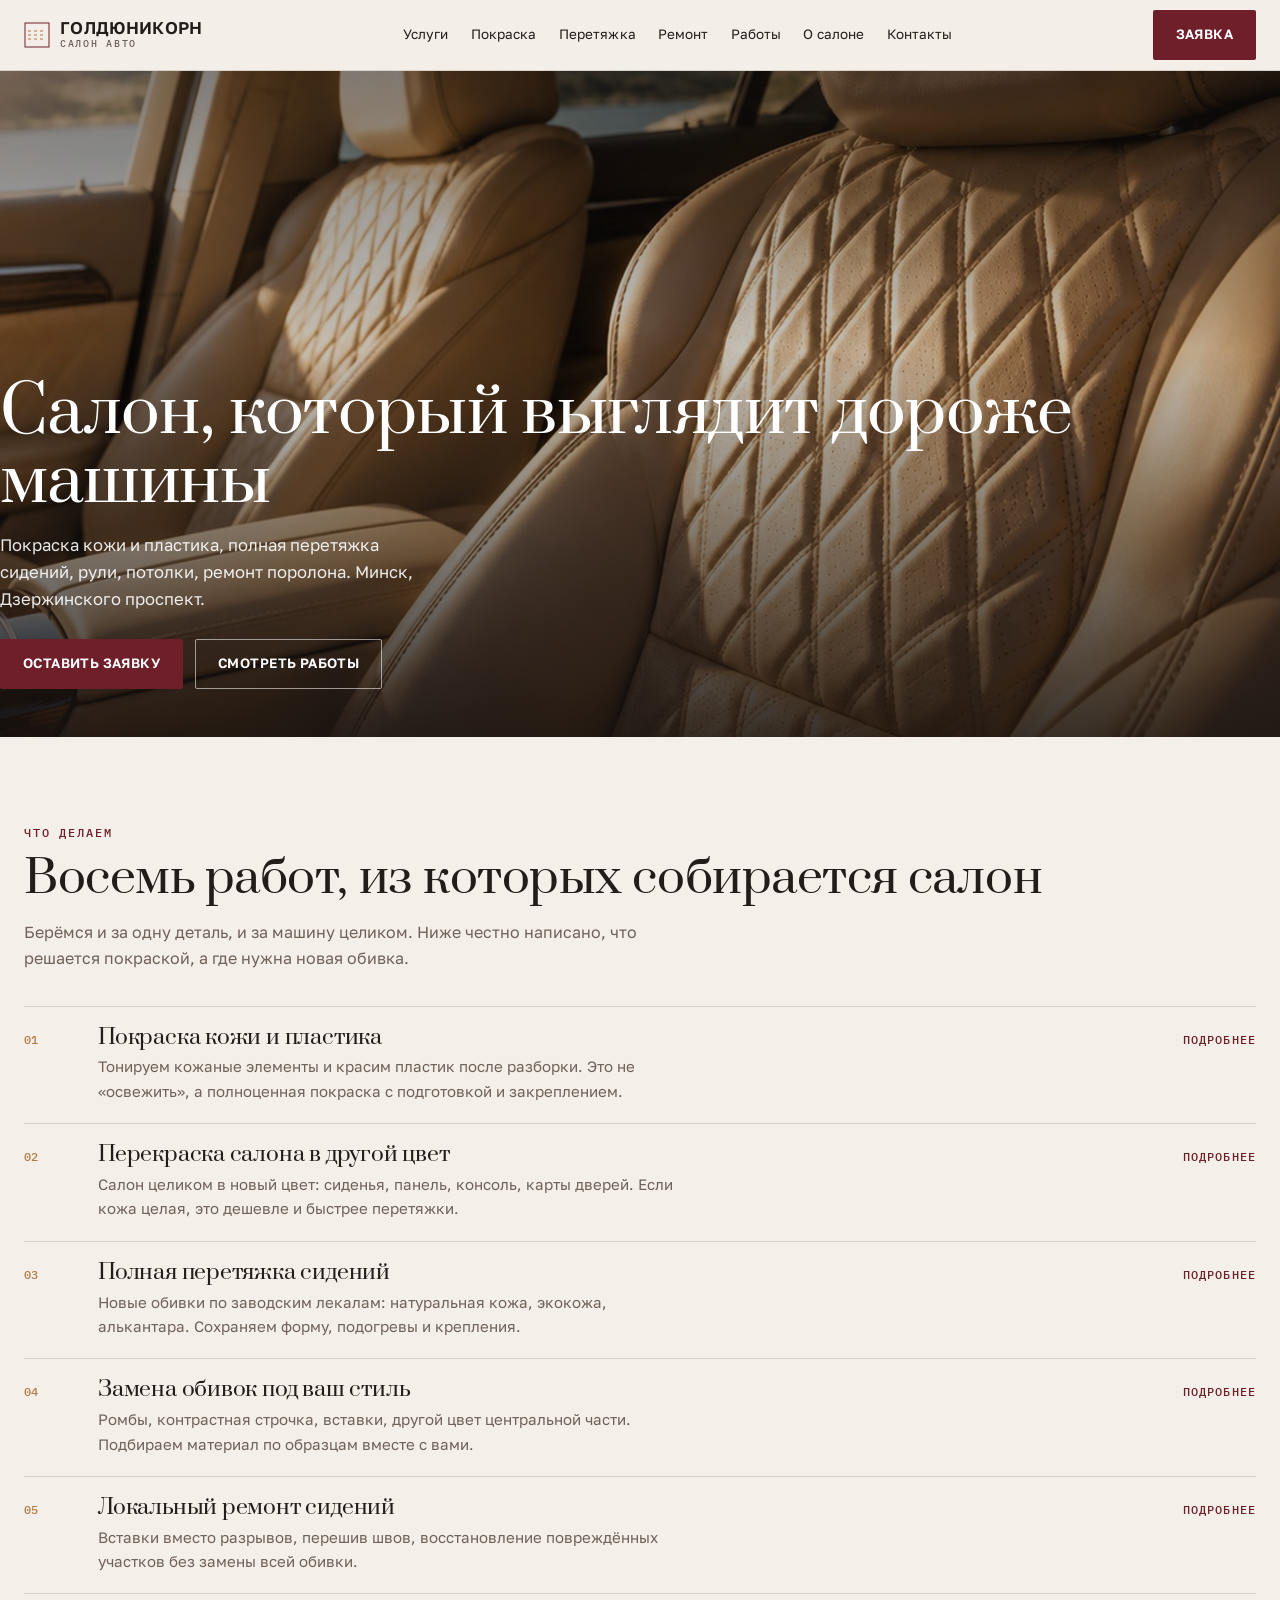
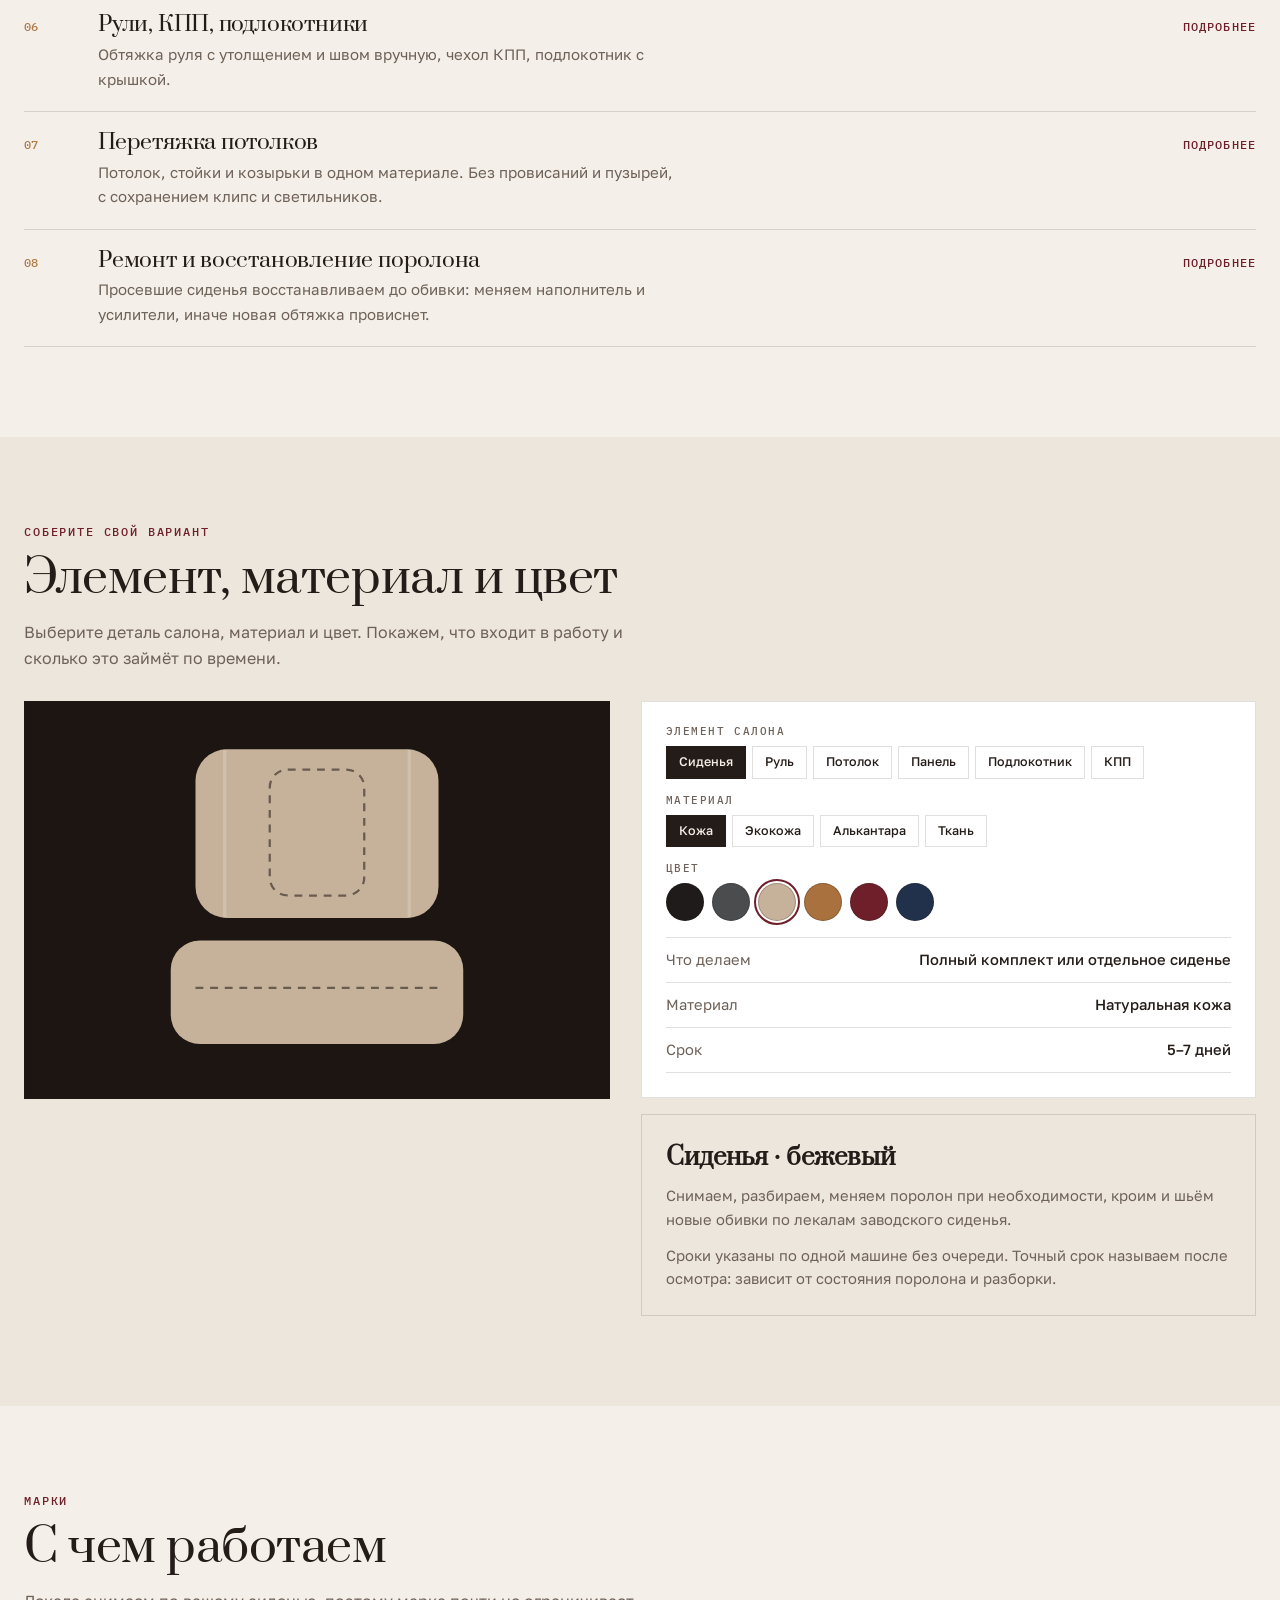
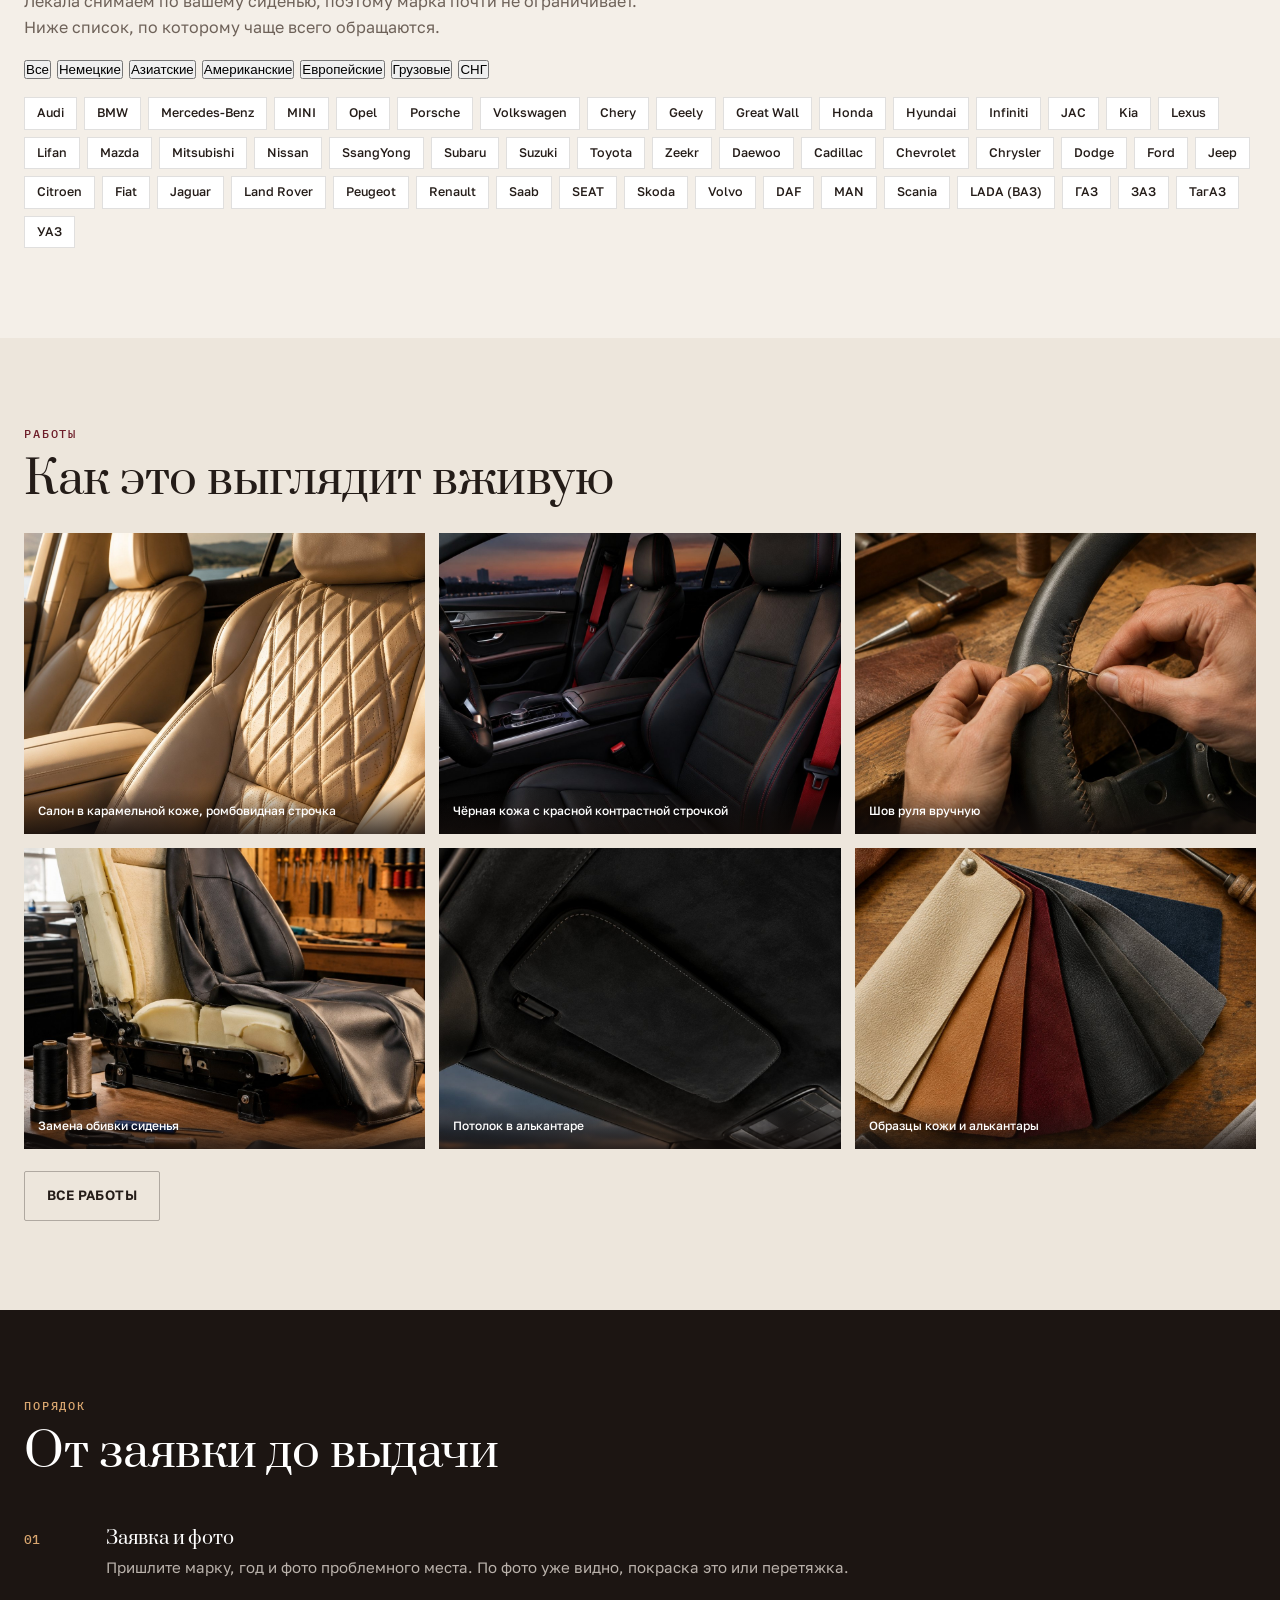
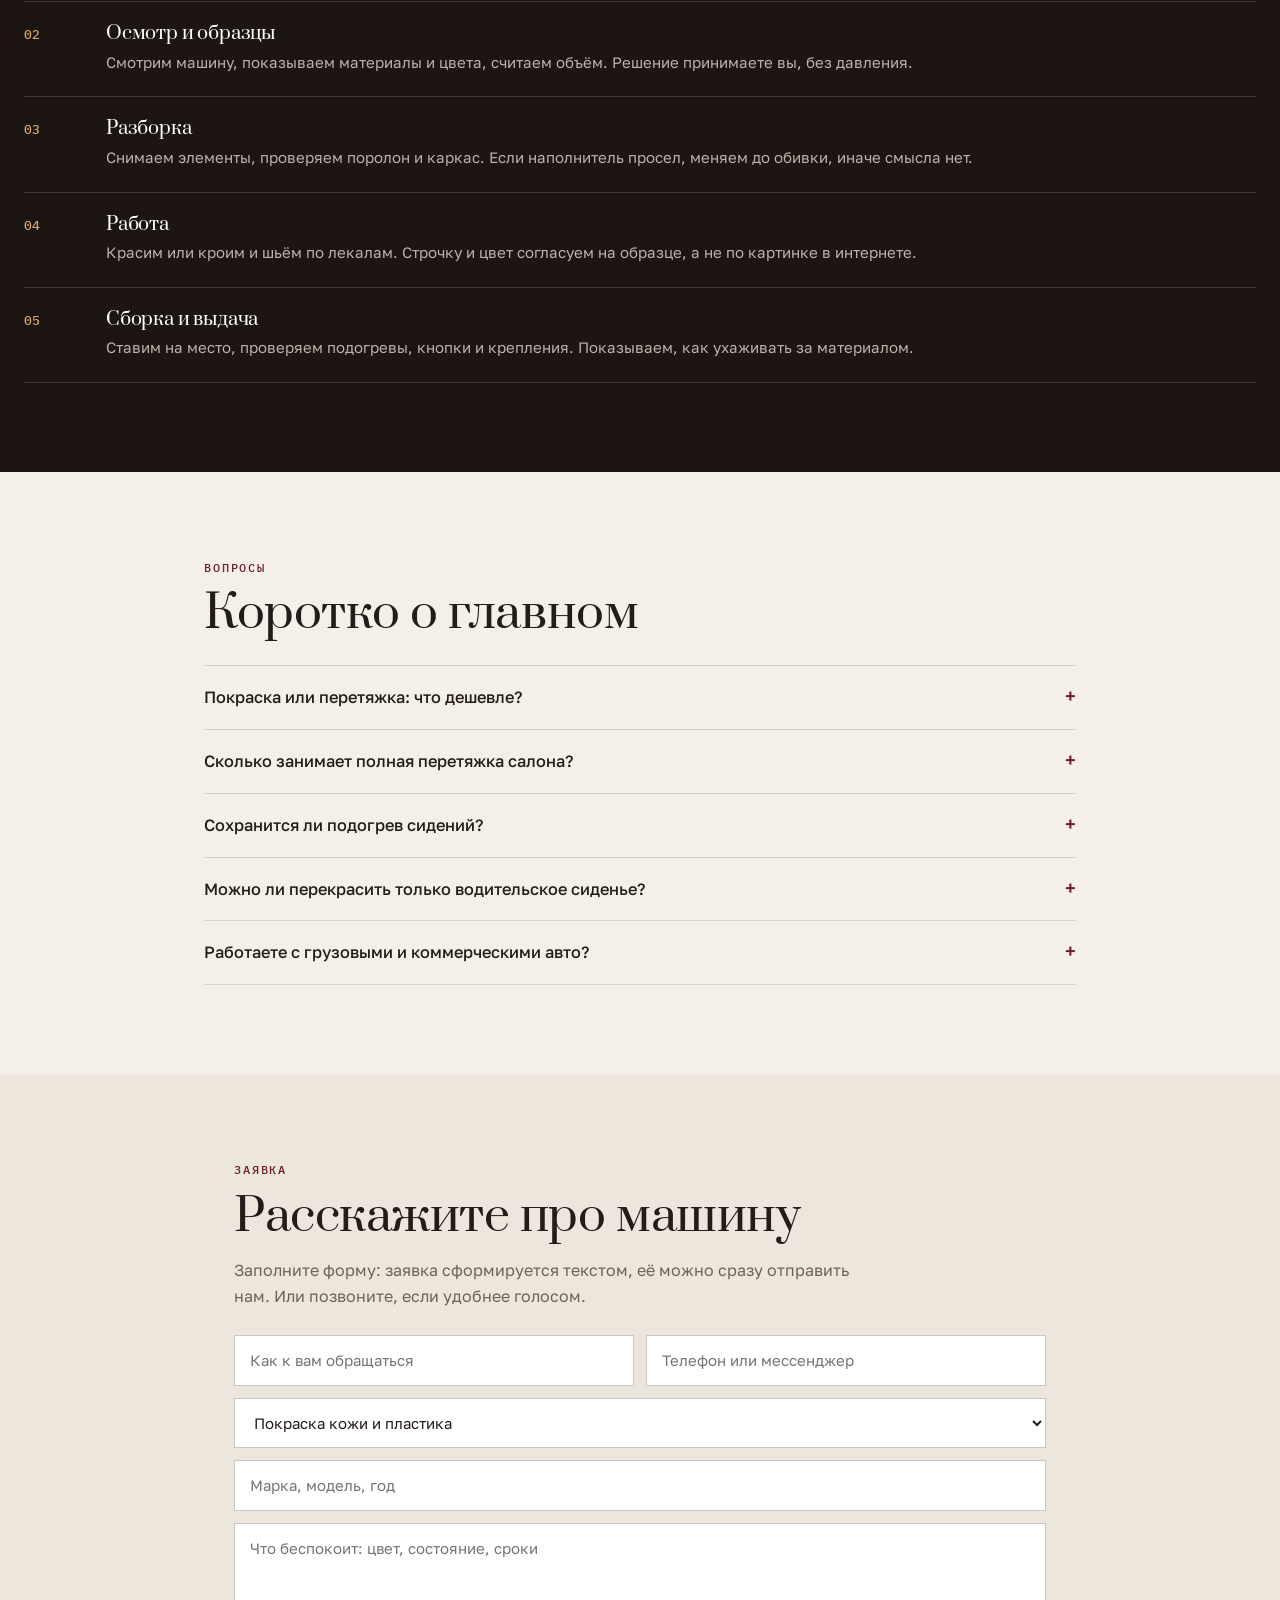
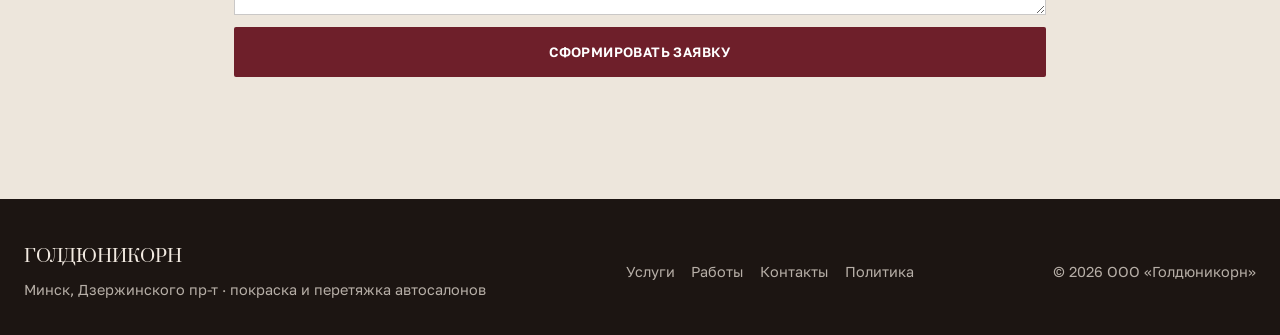
<file: index.html>
<!DOCTYPE html>
<html lang="ru">
<head>
<meta charset="utf-8">
<meta name="viewport" content="width=device-width, initial-scale=1">
<title>Голдюникорн — покраска и перетяжка автосалона в Минске</title>
<meta name="description" content="Покраска кожи и пластика, перекраска салона, перетяжка сидений, рулей и потолков, ремонт поролона. Минск, Дзержинского проспект.">
<meta property="og:title" content="Голдюникорн — покраска и перетяжка автосалона в Минске">
<meta property="og:description" content="Покраска кожи и пластика, перекраска салона, перетяжка сидений, рулей и потолков, ремонт поролона. Минск, Дзержинского проспект.">
<meta property="og:type" content="website">
<link rel="stylesheet" href="assets/css/style.v1.css">
<style>
:root{--paper:#F4EFE8;--paper2:#EDE6DC;--ink:#241C18;--wine:#6E1F2A;--caramel:#B07A45;--muted:#6E6259;--line:rgba(36,28,24,.14)}
*{margin:0;padding:0;box-sizing:border-box}
html{-webkit-text-size-adjust:100%;scroll-behavior:smooth}
body{font:400 16px/1.62 'Golos Text',system-ui,sans-serif;color:var(--ink);background:var(--paper);-webkit-font-smoothing:antialiased}
body.is-locked{overflow:hidden}
[hidden]{display:none!important}
img{display:block;max-width:100%;height:auto}
a{color:inherit;text-decoration:none}
h1,h2,h3{font-family:'Prata',Georgia,serif;font-weight:400;line-height:1.08;letter-spacing:-.01em}
.wrap{width:100%;max-width:1320px;margin:0 auto;padding:0 24px}
.top{position:sticky;top:0;z-index:40;background:rgba(244,239,232,.94);border-bottom:1px solid var(--line);backdrop-filter:blur(8px)}
.top__in{display:flex;align-items:center;justify-content:space-between;gap:18px;min-height:70px}
.logo{display:flex;align-items:center;gap:10px;font:600 17px/1 'Golos Text';letter-spacing:.02em}
.logo svg{flex:none}
.nav{display:flex;gap:22px;align-items:center}
.nav a{font-size:13.5px;letter-spacing:.01em}
.nav a:hover{color:var(--wine)}
.burger{display:none;width:44px;height:44px;align-items:center;justify-content:center;background:none;border:1px solid var(--line);border-radius:50%;cursor:pointer}
.btn{display:inline-flex;align-items:center;justify-content:center;gap:9px;min-height:50px;padding:0 22px;border-radius:2px;font:600 13.5px/1 'Golos Text';letter-spacing:.03em;text-transform:uppercase;cursor:pointer;border:1px solid transparent;transition:.18s}
.btn--wine{background:var(--wine);color:#fff}
.btn--wine:hover{background:#571620}
.btn--out{background:transparent;color:var(--ink);border-color:rgba(36,28,24,.3)}
.btn--out:hover{border-color:var(--ink)}
.hero{position:relative;min-height:clamp(520px,74vh,720px);display:flex;align-items:flex-end;overflow:hidden}
.hero img{position:absolute;inset:0;width:100%;height:100%;object-fit:cover}
.hero::after{content:"";position:absolute;inset:0;background:linear-gradient(180deg,rgba(24,18,15,.55) 0%,rgba(24,18,15,.25) 42%,rgba(24,18,15,.86) 100%)}
.hero__in{position:relative;z-index:2;min-width:0;width:100%;padding:clamp(48px,7vw,80px) 0 clamp(34px,4vw,48px);color:#fff}
.hero h1{font-size:clamp(2rem,5vw,4.1rem);color:#fff;overflow-wrap:break-word;max-width:20em}
.hero p{margin-top:16px;max-width:44ch;font-size:clamp(.98rem,1.3vw,1.12rem);color:rgba(255,255,255,.9)}
.hero__row{display:flex;flex-wrap:wrap;gap:12px;margin-top:26px}
.mbar{display:none}
@media (max-width:1024px){
 .nav{display:none}
 .burger{display:flex}
 .mbar{display:grid;grid-template-columns:1fr 1fr;position:fixed;left:0;right:0;bottom:0;z-index:45;background:rgba(244,239,232,.97);border-top:1px solid var(--line);padding:8px 10px calc(8px + env(safe-area-inset-bottom))}
 .mbar a{display:flex;align-items:center;justify-content:center;min-height:46px;font:600 12.5px/1 'Golos Text';letter-spacing:.03em;text-transform:uppercase;border:1px solid var(--line)}
 .mbar a:first-child{background:var(--wine);color:#fff;border-color:var(--wine)}
 body{padding-bottom:74px}
}
@media (max-width:640px){.top .btn{display:none}.top__in{min-height:62px}.logo{font-size:15px}}
</style>
<link rel="preconnect" href="https://fonts.googleapis.com">
<link rel="preconnect" href="https://fonts.gstatic.com" crossorigin>
<link href="https://fonts.googleapis.com/css2?family=Prata&family=Golos+Text:wght@400;500;600&family=IBM+Plex+Mono:wght@400;500&display=swap" rel="stylesheet">
</head>
<body>
<header class="top">
  <div class="wrap top__in">
    <a class="logo" href="index.html"><svg width="26" height="26" viewBox="0 0 26 26" aria-hidden="true"><rect x="1" y="1" width="24" height="24" fill="none" stroke="#6E1F2A"/><path d="M4 9h18M4 13h18M4 17h18" stroke="#B07A45" stroke-width="1.2" stroke-dasharray="3 3"/></svg><span>ГОЛДЮНИКОРН<span style="display:block;font:500 9.5px/1.6 'IBM Plex Mono',monospace;letter-spacing:.18em;color:#6E6259">САЛОН АВТО</span></span></a>
    <nav class="nav"><a href="uslugi.html">Услуги</a><a href="pokraska.html">Покраска</a><a href="peretyazhka.html">Перетяжка</a><a href="remont.html">Ремонт</a><a href="raboty.html">Работы</a><a href="o-kompanii.html">О салоне</a><a href="kontakty.html">Контакты</a></nav>
    <a class="btn btn--wine" href="kontakty.html">Заявка</a>
    <button class="burger" id="burger" aria-label="Меню" aria-expanded="false">
      <svg width="20" height="14" viewBox="0 0 20 14" aria-hidden="true"><path d="M0 1h20M0 7h20M0 13h20" stroke="#241C18" stroke-width="2"/></svg>
    </button>
  </div>
</header><main>
<section class="hero">
  <img src="assets/img/hero.jpg" alt="Салон автомобиля в карамельной коже с ромбовидной строчкой" width="1800" height="1100" fetchpriority="high">
  <div class="wrap hero__in">
    <h1>Салон, который выглядит дороже машины</h1>
    <p>Покраска кожи и пластика, полная перетяжка сидений, рули, потолки, ремонт поролона. Минск, Дзержинского проспект.</p>
    <div class="hero__row">
      <a class="btn btn--wine" href="kontakty.html">Оставить заявку</a>
      <a class="btn btn--out" href="raboty.html" style="color:#fff;border-color:rgba(255,255,255,.55)">Смотреть работы</a>
    </div>
  </div>
</section>

<section class="section">
  <div class="wrap">
    <p class="eyebrow">Что делаем</p>
    <h2 class="big">Восемь работ, из которых собирается салон</h2>
    <p class="lede">Берёмся и за одну деталь, и за машину целиком. Ниже честно написано, что решается покраской, а где нужна новая обивка.</p>
    <div style="margin-top:34px"><div class="jobs"><a class="job" href="pokraska.html"><span class="job__no">01</span><div><h3>Покраска кожи и пластика</h3><p>Тонируем кожаные элементы и красим пластик после разборки. Это не «освежить», а полноценная покраска с подготовкой и закреплением.</p></div><span class="job__go">Подробнее</span></a><a class="job" href="pokraska.html"><span class="job__no">02</span><div><h3>Перекраска салона в другой цвет</h3><p>Салон целиком в новый цвет: сиденья, панель, консоль, карты дверей. Если кожа целая, это дешевле и быстрее перетяжки.</p></div><span class="job__go">Подробнее</span></a><a class="job" href="peretyazhka.html"><span class="job__no">03</span><div><h3>Полная перетяжка сидений</h3><p>Новые обивки по заводским лекалам: натуральная кожа, экокожа, алькантара. Сохраняем форму, подогревы и крепления.</p></div><span class="job__go">Подробнее</span></a><a class="job" href="peretyazhka.html"><span class="job__no">04</span><div><h3>Замена обивок под ваш стиль</h3><p>Ромбы, контрастная строчка, вставки, другой цвет центральной части. Подбираем материал по образцам вместе с вами.</p></div><span class="job__go">Подробнее</span></a><a class="job" href="remont.html"><span class="job__no">05</span><div><h3>Локальный ремонт сидений</h3><p>Вставки вместо разрывов, перешив швов, восстановление повреждённых участков без замены всей обивки.</p></div><span class="job__go">Подробнее</span></a><a class="job" href="peretyazhka.html"><span class="job__no">06</span><div><h3>Рули, КПП, подлокотники</h3><p>Обтяжка руля с утолщением и швом вручную, чехол КПП, подлокотник с крышкой.</p></div><span class="job__go">Подробнее</span></a><a class="job" href="peretyazhka.html"><span class="job__no">07</span><div><h3>Перетяжка потолков</h3><p>Потолок, стойки и козырьки в одном материале. Без провисаний и пузырей, с сохранением клипс и светильников.</p></div><span class="job__go">Подробнее</span></a><a class="job" href="remont.html"><span class="job__no">08</span><div><h3>Ремонт и восстановление поролона</h3><p>Просевшие сиденья восстанавливаем до обивки: меняем наполнитель и усилители, иначе новая обтяжка провиснет.</p></div><span class="job__go">Подробнее</span></a></div></div>
  </div>
</section>

<section class="section section--dim" id="configurator">
  <div class="wrap">
    <p class="eyebrow">Соберите свой вариант</p>
    <h2 class="big">Элемент, материал и цвет</h2>
    <p class="lede">Выберите деталь салона, материал и цвет. Покажем, что входит в работу и сколько это займёт по времени.</p>
    <div style="margin-top:30px">
<div class="cfg">
  <div>
    <div class="preview"><svg id="cfgSvg" viewBox="0 0 320 320" role="img" aria-label="Предпросмотр элемента салона"></svg></div>
  </div>
  <div>
    <div class="panel">
      <div class="crow"><label>Элемент салона</label><div class="seg"><button data-el="seats" aria-pressed="true">Сиденья</button><button data-el="wheel" aria-pressed="false">Руль</button><button data-el="ceiling" aria-pressed="false">Потолок</button><button data-el="dash" aria-pressed="false">Панель</button><button data-el="armrest" aria-pressed="false">Подлокотник</button><button data-el="knob" aria-pressed="false">КПП</button></div></div>
      <div class="crow"><label>Материал</label><div class="seg"><button data-mat="Натуральная кожа" aria-pressed="true">Кожа</button><button data-mat="Экокожа" aria-pressed="false">Экокожа</button><button data-mat="Алькантара" aria-pressed="false">Алькантара</button><button data-mat="Ткань" aria-pressed="false">Ткань</button></div></div>
      <div class="crow"><label>Цвет</label><div class="sw"><button data-col="0" aria-pressed="false" style="background:#1E1B1A" title="Цвет 1"></button><button data-col="1" aria-pressed="false" style="background:#4A4C4E" title="Цвет 2"></button><button data-col="2" aria-pressed="true" style="background:#C6B29A" title="Цвет 3"></button><button data-col="3" aria-pressed="false" style="background:#A9713D" title="Цвет 4"></button><button data-col="4" aria-pressed="false" style="background:#6E1F2A" title="Цвет 5"></button><button data-col="5" aria-pressed="false" style="background:#22314B" title="Цвет 6"></button></div></div>
      <dl class="spec">
        <div><dt>Что делаем</dt><dd id="cfgWork">—</dd></div>
        <div><dt>Материал</dt><dd id="cfgMat">Натуральная кожа</dd></div>
        <div><dt>Срок</dt><dd id="cfgTerm">—</dd></div>
      </dl>
    </div>
    <div class="cfg__out"><b id="cfgName">Сиденья</b><p id="cfgNote">—</p>
      <p class="note">Сроки указаны по одной машине без очереди. Точный срок называем после осмотра: зависит от состояния поролона и разборки.</p>
    </div>
  </div>
</div></div>
  </div>
</section>

<section class="section">
  <div class="wrap">
    <p class="eyebrow">Марки</p>
    <h2 class="big">С чем работаем</h2>
    <p class="lede">Лекала снимаем по вашему сиденью, поэтому марка почти не ограничивает. Ниже список, по которому чаще всего обращаются.</p>
    <div class="filters" role="group" aria-label="Фильтр по марке"><button class="seg" data-g="all" aria-pressed="true">Все</button><button class="seg" data-g="Немецкие" aria-pressed="false">Немецкие</button><button class="seg" data-g="Азиатские" aria-pressed="false">Азиатские</button><button class="seg" data-g="Американские" aria-pressed="false">Американские</button><button class="seg" data-g="Европейские" aria-pressed="false">Европейские</button><button class="seg" data-g="Грузовые" aria-pressed="false">Грузовые</button><button class="seg" data-g="СНГ" aria-pressed="false">СНГ</button></div>
    <div class="chips"><span class="chip" data-grp="Немецкие">Audi</span><span class="chip" data-grp="Немецкие">BMW</span><span class="chip" data-grp="Немецкие">Mercedes-Benz</span><span class="chip" data-grp="Немецкие">MINI</span><span class="chip" data-grp="Немецкие">Opel</span><span class="chip" data-grp="Немецкие">Porsche</span><span class="chip" data-grp="Немецкие">Volkswagen</span><span class="chip" data-grp="Азиатские">Chery</span><span class="chip" data-grp="Азиатские">Geely</span><span class="chip" data-grp="Азиатские">Great Wall</span><span class="chip" data-grp="Азиатские">Honda</span><span class="chip" data-grp="Азиатские">Hyundai</span><span class="chip" data-grp="Азиатские">Infiniti</span><span class="chip" data-grp="Азиатские">JAC</span><span class="chip" data-grp="Азиатские">Kia</span><span class="chip" data-grp="Азиатские">Lexus</span><span class="chip" data-grp="Азиатские">Lifan</span><span class="chip" data-grp="Азиатские">Mazda</span><span class="chip" data-grp="Азиатские">Mitsubishi</span><span class="chip" data-grp="Азиатские">Nissan</span><span class="chip" data-grp="Азиатские">SsangYong</span><span class="chip" data-grp="Азиатские">Subaru</span><span class="chip" data-grp="Азиатские">Suzuki</span><span class="chip" data-grp="Азиатские">Toyota</span><span class="chip" data-grp="Азиатские">Zeekr</span><span class="chip" data-grp="Азиатские">Daewoo</span><span class="chip" data-grp="Американские">Cadillac</span><span class="chip" data-grp="Американские">Chevrolet</span><span class="chip" data-grp="Американские">Chrysler</span><span class="chip" data-grp="Американские">Dodge</span><span class="chip" data-grp="Американские">Ford</span><span class="chip" data-grp="Американские">Jeep</span><span class="chip" data-grp="Европейские">Citroen</span><span class="chip" data-grp="Европейские">Fiat</span><span class="chip" data-grp="Европейские">Jaguar</span><span class="chip" data-grp="Европейские">Land Rover</span><span class="chip" data-grp="Европейские">Peugeot</span><span class="chip" data-grp="Европейские">Renault</span><span class="chip" data-grp="Европейские">Saab</span><span class="chip" data-grp="Европейские">SEAT</span><span class="chip" data-grp="Европейские">Skoda</span><span class="chip" data-grp="Европейские">Volvo</span><span class="chip" data-grp="Грузовые">DAF</span><span class="chip" data-grp="Грузовые">MAN</span><span class="chip" data-grp="Грузовые">Scania</span><span class="chip" data-grp="СНГ">LADA (ВАЗ)</span><span class="chip" data-grp="СНГ">ГАЗ</span><span class="chip" data-grp="СНГ">ЗАЗ</span><span class="chip" data-grp="СНГ">ТагАЗ</span><span class="chip" data-grp="СНГ">УАЗ</span></div>
  </div>
</section>

<section class="section section--dim">
  <div class="wrap">
    <p class="eyebrow">Работы</p>
    <h2 class="big">Как это выглядит вживую</h2>
    <div style="margin-top:28px"><div class="gal"><figure><img src="assets/img/hero.jpg" alt="Салон в карамельной коже" loading="lazy" width="1200" height="900"><figcaption>Салон в карамельной коже, ромбовидная строчка</figcaption></figure><figure><img src="assets/img/interior.jpg" alt="Чёрная кожа, красная строчка" loading="lazy" width="1200" height="900"><figcaption>Чёрная кожа с красной контрастной строчкой</figcaption></figure><figure><img src="assets/img/stitch.jpg" alt="Руль, шов вручную" loading="lazy" width="1200" height="900"><figcaption>Шов руля вручную</figcaption></figure><figure><img src="assets/img/seat.jpg" alt="Перетяжка сиденья" loading="lazy" width="1200" height="900"><figcaption>Замена обивки сиденья</figcaption></figure><figure><img src="assets/img/ceiling.jpg" alt="Потолок, алькантара" loading="lazy" width="1200" height="900"><figcaption>Потолок в алькантаре</figcaption></figure><figure><img src="assets/img/swatches.jpg" alt="Образцы материалов" loading="lazy" width="1200" height="900"><figcaption>Образцы кожи и алькантары</figcaption></figure></div></div>
    <p style="margin-top:22px"><a class="btn btn--out" href="raboty.html">Все работы</a></p>
  </div>
</section>

<section class="section section--ink">
  <div class="wrap">
    <p class="eyebrow">Порядок</p>
    <h2 class="big" style="color:#fff">От заявки до выдачи</h2>
    <div class="steps" style="margin-top:30px">
      <div class="step"><div><h3>Заявка и фото</h3><p>Пришлите марку, год и фото проблемного места. По фото уже видно, покраска это или перетяжка.</p></div></div>
      <div class="step"><div><h3>Осмотр и образцы</h3><p>Смотрим машину, показываем материалы и цвета, считаем объём. Решение принимаете вы, без давления.</p></div></div>
      <div class="step"><div><h3>Разборка</h3><p>Снимаем элементы, проверяем поролон и каркас. Если наполнитель просел, меняем до обивки, иначе смысла нет.</p></div></div>
      <div class="step"><div><h3>Работа</h3><p>Красим или кроим и шьём по лекалам. Строчку и цвет согласуем на образце, а не по картинке в интернете.</p></div></div>
      <div class="step"><div><h3>Сборка и выдача</h3><p>Ставим на место, проверяем подогревы, кнопки и крепления. Показываем, как ухаживать за материалом.</p></div></div>
    </div>
  </div>
</section>

<section class="section">
  <div class="wrap" style="max-width:920px">
    <p class="eyebrow">Вопросы</p>
    <h2 class="big">Коротко о главном</h2>
    <div class="faq" style="margin-top:26px">
      <details class="qa"><summary>Покраска или перетяжка: что дешевле?</summary><p>Покраска дешевле и быстрее, но она работает только на целой коже. Если есть разрывы или поролон просел, краска проблему не решит: через месяц всё вернётся. На осмотре скажем прямо, что нужно в вашем случае.</p></details>
      <details class="qa"><summary>Сколько занимает полная перетяжка салона?</summary><p>Ориентировочно 7–10 дней, если материал есть в наличии. Сиденья отдельно — 5–7 дней. Точный срок фиксируем при приёмке машины, он зависит от состояния каркасов и разборки.</p></details>
      <details class="qa"><summary>Сохранится ли подогрев сидений?</summary><p>Да. При перетяжке мы аккуратно снимаем и ставим обратно штатные нагревательные элементы, а при замене поролона проверяем их состояние.</p></details>
      <details class="qa"><summary>Можно ли перекрасить только водительское сиденье?</summary><p>Можно, но цвет может отличаться от остальных. Мы подбираем состав по образцу и предупреждаем, если попадание будет не идеальным.</p></details>
      <details class="qa"><summary>Работаете с грузовыми и коммерческими авто?</summary><p>Да, DAF, MAN, Scania и коммерческие фургоны тоже делаем: там другая геометрия и нагрузка, но принцип тот же.</p></details>
    </div>
  </div>
</section>

<section class="section section--dim" id="lead-block">
  <div class="wrap" style="max-width:860px">
    <p class="eyebrow">Заявка</p>
    <h2 class="big">Расскажите про машину</h2>
    <p class="lede">Заполните форму: заявка сформируется текстом, её можно сразу отправить нам. Или позвоните, если удобнее голосом.</p>
    <form class="form" id="lead" novalidate>
  <input name="name" placeholder="Как к вам обращаться" aria-label="Имя" required>
  <input name="phone" placeholder="Телефон или мессенджер" aria-label="Телефон" inputmode="tel" required>
  <select name="item" aria-label="Что интересует" class="full">
    <option>Покраска кожи и пластика</option>
    <option>Перекраска салона в другой цвет</option>
    <option>Полная перетяжка сидений</option>
    <option>Руль, КПП, подлокотник</option>
    <option>Потолок и стойки</option>
    <option>Локальный ремонт и поролон</option>
  </select>
  <input name="car" placeholder="Марка, модель, год" aria-label="Автомобиль" class="full">
  <textarea name="msg" placeholder="Что беспокоит: цвет, состояние, сроки" aria-label="Комментарий" class="full"></textarea>
  <button class="btn btn--wine full" type="submit">Сформировать заявку</button>
  <div class="form__msg" id="formMsg" role="status"></div>
</form>
  </div>
</section>
</main>
<footer class="f">
  <div class="wrap f__in">
    <div>
      <div style="font-family:'Prata',serif;font-size:1.1rem;color:#F2EAE1">ГОЛДЮНИКОРН</div>
      <div style="margin-top:6px">Минск, Дзержинского пр-т · покраска и перетяжка автосалонов</div>
    </div>
    <nav class="f__nav">
      <a href="uslugi.html">Услуги</a><a href="raboty.html">Работы</a>
      <a href="kontakty.html">Контакты</a><a href="politika.html">Политика</a>
    </nav>
    <div>© 2026 ООО «Голдюникорн»</div>
  </div>
</footer>
<div class="mbar"><a href="kontakty.html">Заявка</a><a href="uslugi.html">Услуги</a></div>

<div class="drawer" id="drawer" hidden>
  <div class="drawer__inner" role="dialog" aria-modal="true" aria-label="Меню">
    <div class="drawer__top"><span style="font:500 11px/1 'IBM Plex Mono',monospace;letter-spacing:.16em;color:#6E6259">МЕНЮ</span>
    <button class="drawer__close" id="drawerClose" aria-label="Закрыть меню">✕</button></div>
    <a href="uslugi.html">Услуги</a><a href="pokraska.html">Покраска</a><a href="peretyazhka.html">Перетяжка</a><a href="remont.html">Ремонт</a><a href="raboty.html">Работы</a><a href="o-kompanii.html">О салоне</a><a href="kontakty.html">Контакты</a>
    <a href="kontakty.html" style="border:none;margin-top:16px" class="btn btn--wine">Оставить заявку</a>
  </div>
</div>
<script src="assets/js/main.v1.js" defer></script>
</body>
</html>
</file>
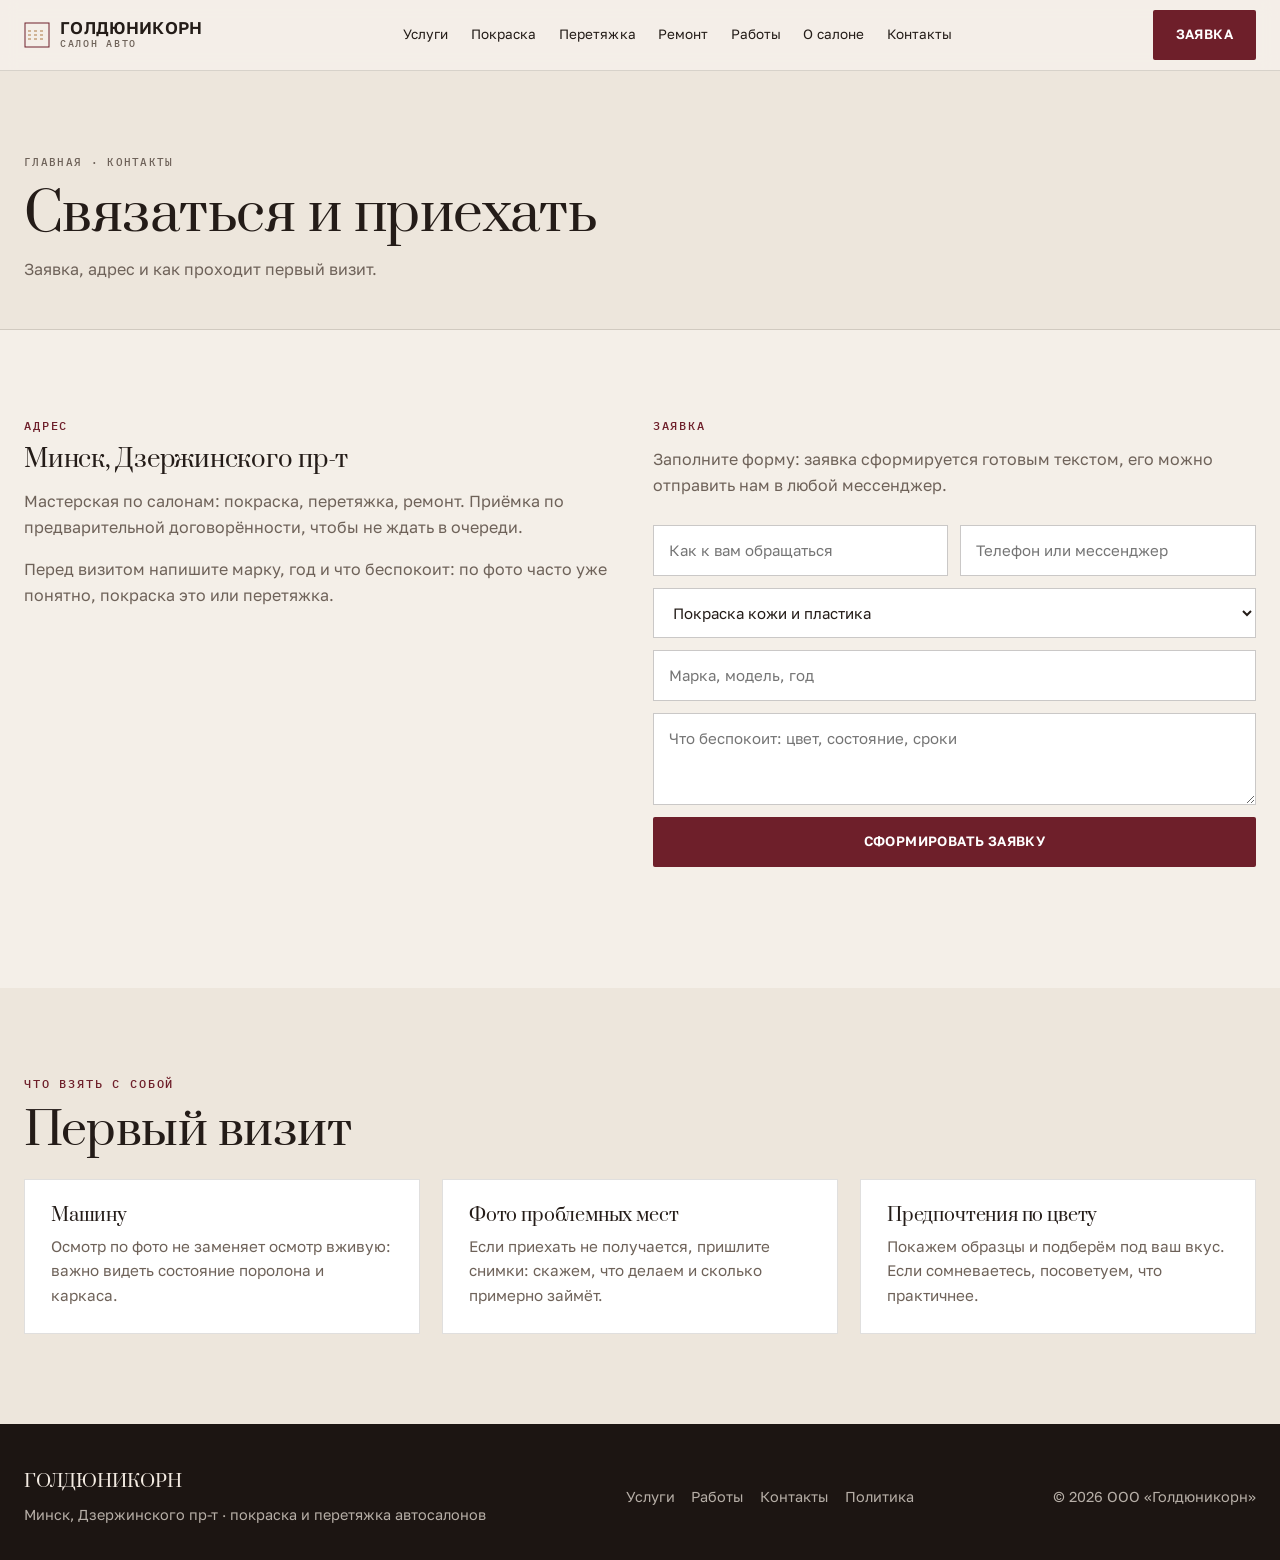
<file: kontakty.html>
<!DOCTYPE html>
<html lang="ru">
<head>
<meta charset="utf-8">
<meta name="viewport" content="width=device-width, initial-scale=1">
<title>Контакты — Голдюникорн</title>
<meta name="description" content="Адрес в Минске на Дзержинского проспекте, заявка и как проходит первый визит.">
<meta property="og:title" content="Контакты — Голдюникорн">
<meta property="og:description" content="Адрес в Минске на Дзержинского проспекте, заявка и как проходит первый визит.">
<meta property="og:type" content="website">
<link rel="stylesheet" href="assets/css/style.v1.css">
<style>
:root{--paper:#F4EFE8;--paper2:#EDE6DC;--ink:#241C18;--wine:#6E1F2A;--caramel:#B07A45;--muted:#6E6259;--line:rgba(36,28,24,.14)}
*{margin:0;padding:0;box-sizing:border-box}
html{-webkit-text-size-adjust:100%;scroll-behavior:smooth}
body{font:400 16px/1.62 'Golos Text',system-ui,sans-serif;color:var(--ink);background:var(--paper);-webkit-font-smoothing:antialiased}
body.is-locked{overflow:hidden}
[hidden]{display:none!important}
img{display:block;max-width:100%;height:auto}
a{color:inherit;text-decoration:none}
h1,h2,h3{font-family:'Prata',Georgia,serif;font-weight:400;line-height:1.08;letter-spacing:-.01em}
.wrap{width:100%;max-width:1320px;margin:0 auto;padding:0 24px}
.top{position:sticky;top:0;z-index:40;background:rgba(244,239,232,.94);border-bottom:1px solid var(--line);backdrop-filter:blur(8px)}
.top__in{display:flex;align-items:center;justify-content:space-between;gap:18px;min-height:70px}
.logo{display:flex;align-items:center;gap:10px;font:600 17px/1 'Golos Text';letter-spacing:.02em}
.logo svg{flex:none}
.nav{display:flex;gap:22px;align-items:center}
.nav a{font-size:13.5px;letter-spacing:.01em}
.nav a:hover{color:var(--wine)}
.burger{display:none;width:44px;height:44px;align-items:center;justify-content:center;background:none;border:1px solid var(--line);border-radius:50%;cursor:pointer}
.btn{display:inline-flex;align-items:center;justify-content:center;gap:9px;min-height:50px;padding:0 22px;border-radius:2px;font:600 13.5px/1 'Golos Text';letter-spacing:.03em;text-transform:uppercase;cursor:pointer;border:1px solid transparent;transition:.18s}
.btn--wine{background:var(--wine);color:#fff}
.btn--wine:hover{background:#571620}
.btn--out{background:transparent;color:var(--ink);border-color:rgba(36,28,24,.3)}
.btn--out:hover{border-color:var(--ink)}
.hero{position:relative;min-height:clamp(520px,74vh,720px);display:flex;align-items:flex-end;overflow:hidden}
.hero img{position:absolute;inset:0;width:100%;height:100%;object-fit:cover}
.hero::after{content:"";position:absolute;inset:0;background:linear-gradient(180deg,rgba(24,18,15,.55) 0%,rgba(24,18,15,.25) 42%,rgba(24,18,15,.86) 100%)}
.hero__in{position:relative;z-index:2;min-width:0;width:100%;padding:clamp(48px,7vw,80px) 0 clamp(34px,4vw,48px);color:#fff}
.hero h1{font-size:clamp(2rem,5vw,4.1rem);color:#fff;overflow-wrap:break-word;max-width:20em}
.hero p{margin-top:16px;max-width:44ch;font-size:clamp(.98rem,1.3vw,1.12rem);color:rgba(255,255,255,.9)}
.hero__row{display:flex;flex-wrap:wrap;gap:12px;margin-top:26px}
.mbar{display:none}
@media (max-width:1024px){
 .nav{display:none}
 .burger{display:flex}
 .mbar{display:grid;grid-template-columns:1fr 1fr;position:fixed;left:0;right:0;bottom:0;z-index:45;background:rgba(244,239,232,.97);border-top:1px solid var(--line);padding:8px 10px calc(8px + env(safe-area-inset-bottom))}
 .mbar a{display:flex;align-items:center;justify-content:center;min-height:46px;font:600 12.5px/1 'Golos Text';letter-spacing:.03em;text-transform:uppercase;border:1px solid var(--line)}
 .mbar a:first-child{background:var(--wine);color:#fff;border-color:var(--wine)}
 body{padding-bottom:74px}
}
@media (max-width:640px){.top .btn{display:none}.top__in{min-height:62px}.logo{font-size:15px}}
</style>
<link rel="preconnect" href="https://fonts.googleapis.com">
<link rel="preconnect" href="https://fonts.gstatic.com" crossorigin>
<link href="https://fonts.googleapis.com/css2?family=Prata&family=Golos+Text:wght@400;500;600&family=IBM+Plex+Mono:wght@400;500&display=swap" rel="stylesheet">
</head>
<body>
<header class="top">
  <div class="wrap top__in">
    <a class="logo" href="index.html"><svg width="26" height="26" viewBox="0 0 26 26" aria-hidden="true"><rect x="1" y="1" width="24" height="24" fill="none" stroke="#6E1F2A"/><path d="M4 9h18M4 13h18M4 17h18" stroke="#B07A45" stroke-width="1.2" stroke-dasharray="3 3"/></svg><span>ГОЛДЮНИКОРН<span style="display:block;font:500 9.5px/1.6 'IBM Plex Mono',monospace;letter-spacing:.18em;color:#6E6259">САЛОН АВТО</span></span></a>
    <nav class="nav"><a href="uslugi.html">Услуги</a><a href="pokraska.html">Покраска</a><a href="peretyazhka.html">Перетяжка</a><a href="remont.html">Ремонт</a><a href="raboty.html">Работы</a><a href="o-kompanii.html">О салоне</a><a href="kontakty.html">Контакты</a></nav>
    <a class="btn btn--wine" href="kontakty.html">Заявка</a>
    <button class="burger" id="burger" aria-label="Меню" aria-expanded="false">
      <svg width="20" height="14" viewBox="0 0 20 14" aria-hidden="true"><path d="M0 1h20M0 7h20M0 13h20" stroke="#241C18" stroke-width="2"/></svg>
    </button>
  </div>
</header><main>
<section class="phero"><div class="wrap">
  <p class="crumbs"><a href="index.html">Главная</a> · Контакты</p>
  <h1>Связаться и приехать</h1><p>Заявка, адрес и как проходит первый визит.</p>
</div></section>
<section class="section"><div class="wrap">
  <div class="contacts">
    <div>
      <p class="eyebrow">Адрес</p>
      <h2 style="font-size:1.5rem">Минск, Дзержинского пр-т</h2>
      <p class="lede">Мастерская по салонам: покраска, перетяжка, ремонт. Приёмка по предварительной договорённости, чтобы не ждать в очереди.</p>
      <p class="lede" style="margin-top:16px">Перед визитом напишите марку, год и что беспокоит: по фото часто уже понятно, покраска это или перетяжка.</p>
    </div>
    <div>
      <p class="eyebrow">Заявка</p>
      <p class="lede" style="margin:0 0 6px">Заполните форму: заявка сформируется готовым текстом, его можно отправить нам в любой мессенджер.</p>
      <form class="form" id="lead" novalidate>
  <input name="name" placeholder="Как к вам обращаться" aria-label="Имя" required>
  <input name="phone" placeholder="Телефон или мессенджер" aria-label="Телефон" inputmode="tel" required>
  <select name="item" aria-label="Что интересует" class="full">
    <option>Покраска кожи и пластика</option>
    <option>Перекраска салона в другой цвет</option>
    <option>Полная перетяжка сидений</option>
    <option>Руль, КПП, подлокотник</option>
    <option>Потолок и стойки</option>
    <option>Локальный ремонт и поролон</option>
  </select>
  <input name="car" placeholder="Марка, модель, год" aria-label="Автомобиль" class="full">
  <textarea name="msg" placeholder="Что беспокоит: цвет, состояние, сроки" aria-label="Комментарий" class="full"></textarea>
  <button class="btn btn--wine full" type="submit">Сформировать заявку</button>
  <div class="form__msg" id="formMsg" role="status"></div>
</form>
    </div>
  </div>
</div></section>
<section class="section section--dim"><div class="wrap">
  <p class="eyebrow">Что взять с собой</p>
  <h2 class="big">Первый визит</h2>
  <div class="grid g3" style="margin-top:24px">
    <article class="card"><h3>Машину</h3><p>Осмотр по фото не заменяет осмотр вживую: важно видеть состояние поролона и каркаса.</p></article>
    <article class="card"><h3>Фото проблемных мест</h3><p>Если приехать не получается, пришлите снимки: скажем, что делаем и сколько примерно займёт.</p></article>
    <article class="card"><h3>Предпочтения по цвету</h3><p>Покажем образцы и подберём под ваш вкус. Если сомневаетесь, посоветуем, что практичнее.</p></article>
  </div>
</div></section>
</main>
<footer class="f">
  <div class="wrap f__in">
    <div>
      <div style="font-family:'Prata',serif;font-size:1.1rem;color:#F2EAE1">ГОЛДЮНИКОРН</div>
      <div style="margin-top:6px">Минск, Дзержинского пр-т · покраска и перетяжка автосалонов</div>
    </div>
    <nav class="f__nav">
      <a href="uslugi.html">Услуги</a><a href="raboty.html">Работы</a>
      <a href="kontakty.html">Контакты</a><a href="politika.html">Политика</a>
    </nav>
    <div>© 2026 ООО «Голдюникорн»</div>
  </div>
</footer>
<div class="mbar"><a href="kontakty.html">Заявка</a><a href="uslugi.html">Услуги</a></div>

<div class="drawer" id="drawer" hidden>
  <div class="drawer__inner" role="dialog" aria-modal="true" aria-label="Меню">
    <div class="drawer__top"><span style="font:500 11px/1 'IBM Plex Mono',monospace;letter-spacing:.16em;color:#6E6259">МЕНЮ</span>
    <button class="drawer__close" id="drawerClose" aria-label="Закрыть меню">✕</button></div>
    <a href="uslugi.html">Услуги</a><a href="pokraska.html">Покраска</a><a href="peretyazhka.html">Перетяжка</a><a href="remont.html">Ремонт</a><a href="raboty.html">Работы</a><a href="o-kompanii.html">О салоне</a><a href="kontakty.html">Контакты</a>
    <a href="kontakty.html" style="border:none;margin-top:16px" class="btn btn--wine">Оставить заявку</a>
  </div>
</div>
<script src="assets/js/main.v1.js" defer></script>
</body>
</html>
</file>
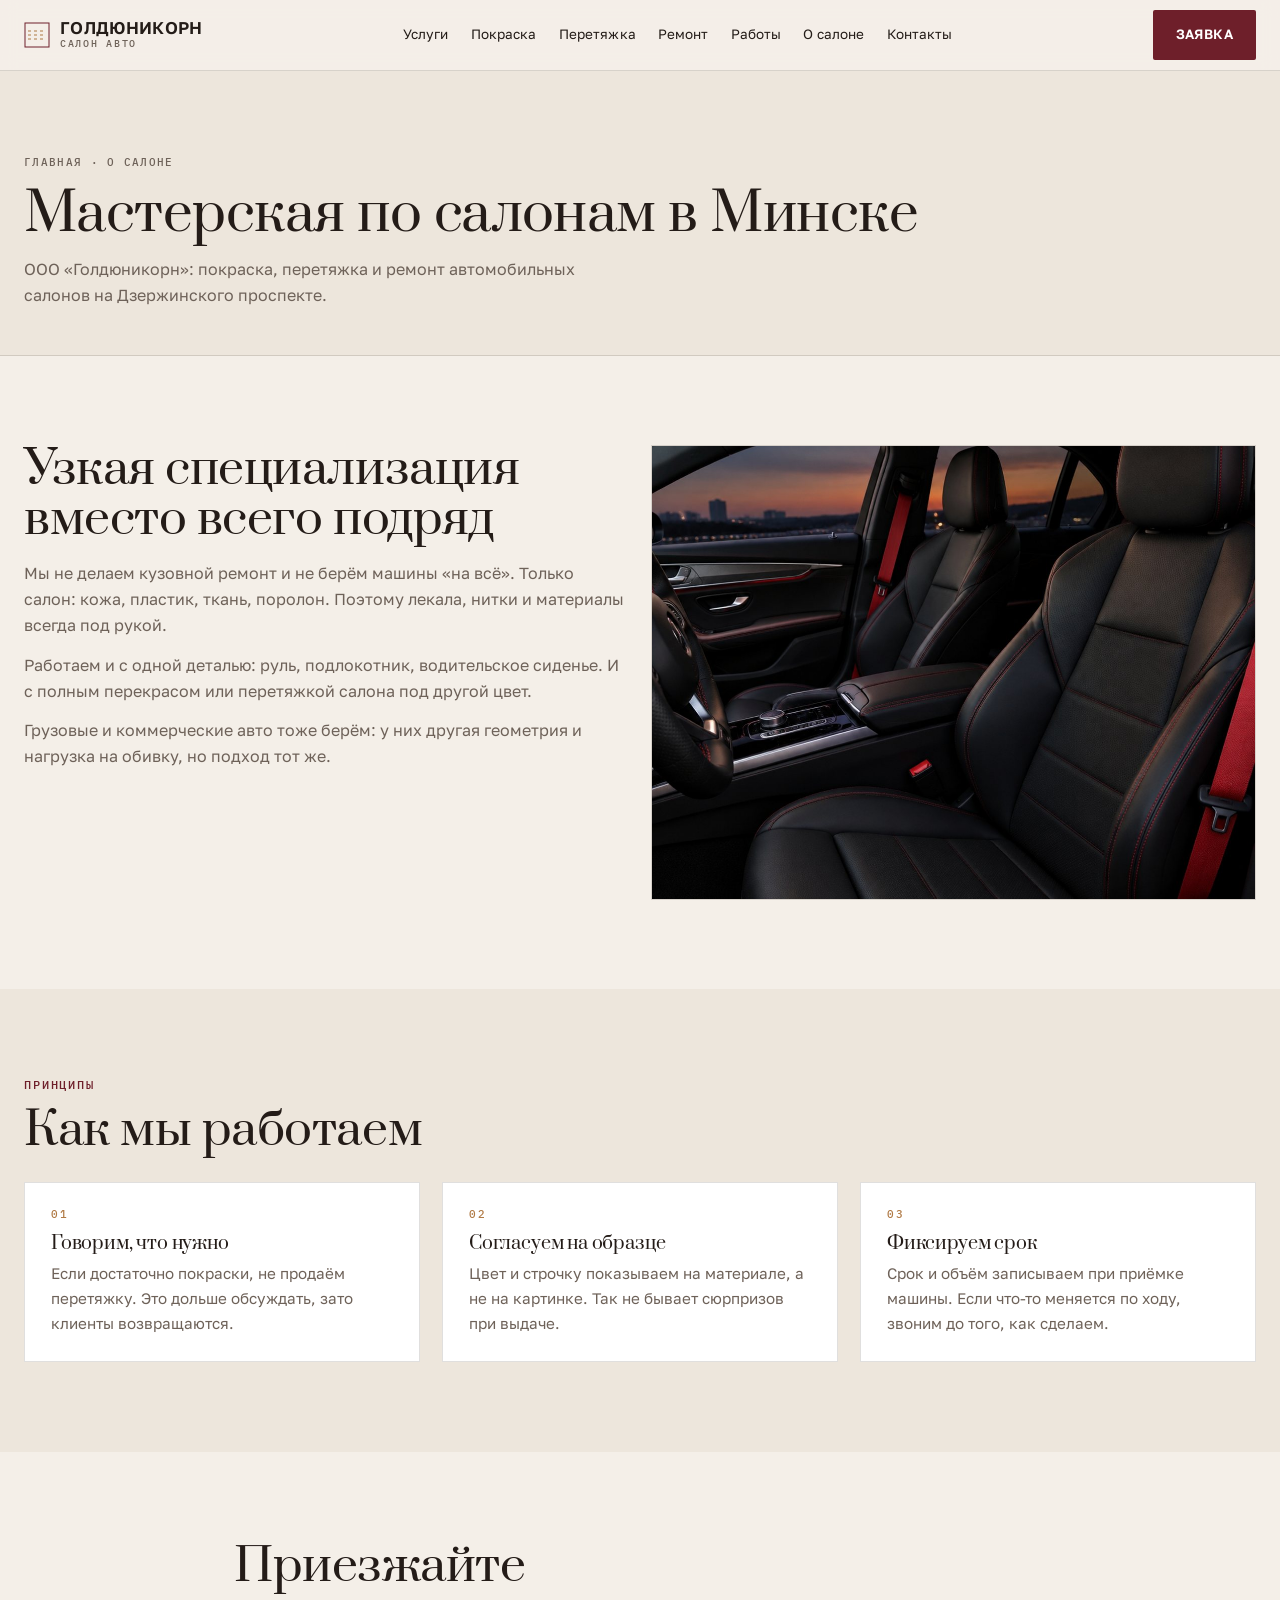
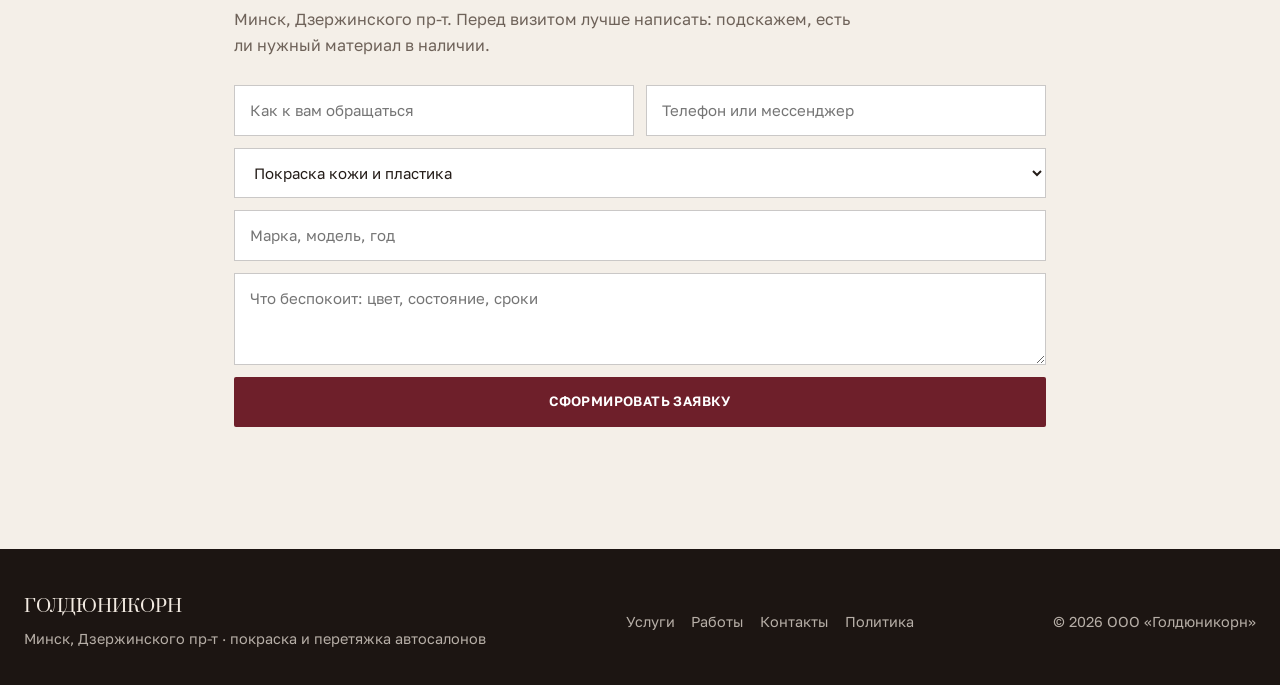
<file: o-kompanii.html>
<!DOCTYPE html>
<html lang="ru">
<head>
<meta charset="utf-8">
<meta name="viewport" content="width=device-width, initial-scale=1">
<title>О мастерской — Голдюникорн</title>
<meta name="description" content="ООО «Голдюникорн»: специализация только на салонах, работа с одной деталью и с машиной целиком.">
<meta property="og:title" content="О мастерской — Голдюникорн">
<meta property="og:description" content="ООО «Голдюникорн»: специализация только на салонах, работа с одной деталью и с машиной целиком.">
<meta property="og:type" content="website">
<link rel="stylesheet" href="assets/css/style.v1.css">
<style>
:root{--paper:#F4EFE8;--paper2:#EDE6DC;--ink:#241C18;--wine:#6E1F2A;--caramel:#B07A45;--muted:#6E6259;--line:rgba(36,28,24,.14)}
*{margin:0;padding:0;box-sizing:border-box}
html{-webkit-text-size-adjust:100%;scroll-behavior:smooth}
body{font:400 16px/1.62 'Golos Text',system-ui,sans-serif;color:var(--ink);background:var(--paper);-webkit-font-smoothing:antialiased}
body.is-locked{overflow:hidden}
[hidden]{display:none!important}
img{display:block;max-width:100%;height:auto}
a{color:inherit;text-decoration:none}
h1,h2,h3{font-family:'Prata',Georgia,serif;font-weight:400;line-height:1.08;letter-spacing:-.01em}
.wrap{width:100%;max-width:1320px;margin:0 auto;padding:0 24px}
.top{position:sticky;top:0;z-index:40;background:rgba(244,239,232,.94);border-bottom:1px solid var(--line);backdrop-filter:blur(8px)}
.top__in{display:flex;align-items:center;justify-content:space-between;gap:18px;min-height:70px}
.logo{display:flex;align-items:center;gap:10px;font:600 17px/1 'Golos Text';letter-spacing:.02em}
.logo svg{flex:none}
.nav{display:flex;gap:22px;align-items:center}
.nav a{font-size:13.5px;letter-spacing:.01em}
.nav a:hover{color:var(--wine)}
.burger{display:none;width:44px;height:44px;align-items:center;justify-content:center;background:none;border:1px solid var(--line);border-radius:50%;cursor:pointer}
.btn{display:inline-flex;align-items:center;justify-content:center;gap:9px;min-height:50px;padding:0 22px;border-radius:2px;font:600 13.5px/1 'Golos Text';letter-spacing:.03em;text-transform:uppercase;cursor:pointer;border:1px solid transparent;transition:.18s}
.btn--wine{background:var(--wine);color:#fff}
.btn--wine:hover{background:#571620}
.btn--out{background:transparent;color:var(--ink);border-color:rgba(36,28,24,.3)}
.btn--out:hover{border-color:var(--ink)}
.hero{position:relative;min-height:clamp(520px,74vh,720px);display:flex;align-items:flex-end;overflow:hidden}
.hero img{position:absolute;inset:0;width:100%;height:100%;object-fit:cover}
.hero::after{content:"";position:absolute;inset:0;background:linear-gradient(180deg,rgba(24,18,15,.55) 0%,rgba(24,18,15,.25) 42%,rgba(24,18,15,.86) 100%)}
.hero__in{position:relative;z-index:2;min-width:0;width:100%;padding:clamp(48px,7vw,80px) 0 clamp(34px,4vw,48px);color:#fff}
.hero h1{font-size:clamp(2rem,5vw,4.1rem);color:#fff;overflow-wrap:break-word;max-width:20em}
.hero p{margin-top:16px;max-width:44ch;font-size:clamp(.98rem,1.3vw,1.12rem);color:rgba(255,255,255,.9)}
.hero__row{display:flex;flex-wrap:wrap;gap:12px;margin-top:26px}
.mbar{display:none}
@media (max-width:1024px){
 .nav{display:none}
 .burger{display:flex}
 .mbar{display:grid;grid-template-columns:1fr 1fr;position:fixed;left:0;right:0;bottom:0;z-index:45;background:rgba(244,239,232,.97);border-top:1px solid var(--line);padding:8px 10px calc(8px + env(safe-area-inset-bottom))}
 .mbar a{display:flex;align-items:center;justify-content:center;min-height:46px;font:600 12.5px/1 'Golos Text';letter-spacing:.03em;text-transform:uppercase;border:1px solid var(--line)}
 .mbar a:first-child{background:var(--wine);color:#fff;border-color:var(--wine)}
 body{padding-bottom:74px}
}
@media (max-width:640px){.top .btn{display:none}.top__in{min-height:62px}.logo{font-size:15px}}
</style>
<link rel="preconnect" href="https://fonts.googleapis.com">
<link rel="preconnect" href="https://fonts.gstatic.com" crossorigin>
<link href="https://fonts.googleapis.com/css2?family=Prata&family=Golos+Text:wght@400;500;600&family=IBM+Plex+Mono:wght@400;500&display=swap" rel="stylesheet">
</head>
<body>
<header class="top">
  <div class="wrap top__in">
    <a class="logo" href="index.html"><svg width="26" height="26" viewBox="0 0 26 26" aria-hidden="true"><rect x="1" y="1" width="24" height="24" fill="none" stroke="#6E1F2A"/><path d="M4 9h18M4 13h18M4 17h18" stroke="#B07A45" stroke-width="1.2" stroke-dasharray="3 3"/></svg><span>ГОЛДЮНИКОРН<span style="display:block;font:500 9.5px/1.6 'IBM Plex Mono',monospace;letter-spacing:.18em;color:#6E6259">САЛОН АВТО</span></span></a>
    <nav class="nav"><a href="uslugi.html">Услуги</a><a href="pokraska.html">Покраска</a><a href="peretyazhka.html">Перетяжка</a><a href="remont.html">Ремонт</a><a href="raboty.html">Работы</a><a href="o-kompanii.html">О салоне</a><a href="kontakty.html">Контакты</a></nav>
    <a class="btn btn--wine" href="kontakty.html">Заявка</a>
    <button class="burger" id="burger" aria-label="Меню" aria-expanded="false">
      <svg width="20" height="14" viewBox="0 0 20 14" aria-hidden="true"><path d="M0 1h20M0 7h20M0 13h20" stroke="#241C18" stroke-width="2"/></svg>
    </button>
  </div>
</header><main>
<section class="phero"><div class="wrap">
  <p class="crumbs"><a href="index.html">Главная</a> · О салоне</p>
  <h1>Мастерская по салонам в Минске</h1><p>ООО «Голдюникорн»: покраска, перетяжка и ремонт автомобильных салонов на Дзержинского проспекте.</p>
</div></section>
<section class="section"><div class="wrap">
  <div class="grid g2">
    <div><h2 class="big">Узкая специализация вместо всего подряд</h2>
      <p class="lede">Мы не делаем кузовной ремонт и не берём машины «на всё». Только салон: кожа, пластик, ткань, поролон. Поэтому лекала, нитки и материалы всегда под рукой.</p>
      <p class="lede" style="margin-top:14px">Работаем и с одной деталью: руль, подлокотник, водительское сиденье. И с полным перекрасом или перетяжкой салона под другой цвет.</p>
      <p class="lede" style="margin-top:14px">Грузовые и коммерческие авто тоже берём: у них другая геометрия и нагрузка на обивку, но подход тот же.</p>
    </div>
    <div><img src="assets/img/interior.jpg" alt="Готовый салон с контрастной строчкой" width="1200" height="900" loading="lazy" style="border:1px solid var(--line)"></div>
  </div>
</div></section>
<section class="section section--dim"><div class="wrap">
  <p class="eyebrow">Принципы</p>
  <h2 class="big">Как мы работаем</h2>
  <div class="grid g3" style="margin-top:26px">
    <article class="card"><span class="card__n">01</span><h3>Говорим, что нужно</h3><p>Если достаточно покраски, не продаём перетяжку. Это дольше обсуждать, зато клиенты возвращаются.</p></article>
    <article class="card"><span class="card__n">02</span><h3>Согласуем на образце</h3><p>Цвет и строчку показываем на материале, а не на картинке. Так не бывает сюрпризов при выдаче.</p></article>
    <article class="card"><span class="card__n">03</span><h3>Фиксируем срок</h3><p>Срок и объём записываем при приёмке машины. Если что-то меняется по ходу, звоним до того, как сделаем.</p></article>
  </div>
</div></section>
<section class="section"><div class="wrap" style="max-width:860px">
  <h2 class="big">Приезжайте</h2>
  <p class="lede">Минск, Дзержинского пр-т. Перед визитом лучше написать: подскажем, есть ли нужный материал в наличии.</p>
  <div style="margin-top:26px"><form class="form" id="lead" novalidate>
  <input name="name" placeholder="Как к вам обращаться" aria-label="Имя" required>
  <input name="phone" placeholder="Телефон или мессенджер" aria-label="Телефон" inputmode="tel" required>
  <select name="item" aria-label="Что интересует" class="full">
    <option>Покраска кожи и пластика</option>
    <option>Перекраска салона в другой цвет</option>
    <option>Полная перетяжка сидений</option>
    <option>Руль, КПП, подлокотник</option>
    <option>Потолок и стойки</option>
    <option>Локальный ремонт и поролон</option>
  </select>
  <input name="car" placeholder="Марка, модель, год" aria-label="Автомобиль" class="full">
  <textarea name="msg" placeholder="Что беспокоит: цвет, состояние, сроки" aria-label="Комментарий" class="full"></textarea>
  <button class="btn btn--wine full" type="submit">Сформировать заявку</button>
  <div class="form__msg" id="formMsg" role="status"></div>
</form></div>
</div></section>
</main>
<footer class="f">
  <div class="wrap f__in">
    <div>
      <div style="font-family:'Prata',serif;font-size:1.1rem;color:#F2EAE1">ГОЛДЮНИКОРН</div>
      <div style="margin-top:6px">Минск, Дзержинского пр-т · покраска и перетяжка автосалонов</div>
    </div>
    <nav class="f__nav">
      <a href="uslugi.html">Услуги</a><a href="raboty.html">Работы</a>
      <a href="kontakty.html">Контакты</a><a href="politika.html">Политика</a>
    </nav>
    <div>© 2026 ООО «Голдюникорн»</div>
  </div>
</footer>
<div class="mbar"><a href="kontakty.html">Заявка</a><a href="uslugi.html">Услуги</a></div>

<div class="drawer" id="drawer" hidden>
  <div class="drawer__inner" role="dialog" aria-modal="true" aria-label="Меню">
    <div class="drawer__top"><span style="font:500 11px/1 'IBM Plex Mono',monospace;letter-spacing:.16em;color:#6E6259">МЕНЮ</span>
    <button class="drawer__close" id="drawerClose" aria-label="Закрыть меню">✕</button></div>
    <a href="uslugi.html">Услуги</a><a href="pokraska.html">Покраска</a><a href="peretyazhka.html">Перетяжка</a><a href="remont.html">Ремонт</a><a href="raboty.html">Работы</a><a href="o-kompanii.html">О салоне</a><a href="kontakty.html">Контакты</a>
    <a href="kontakty.html" style="border:none;margin-top:16px" class="btn btn--wine">Оставить заявку</a>
  </div>
</div>
<script src="assets/js/main.v1.js" defer></script>
</body>
</html>
</file>
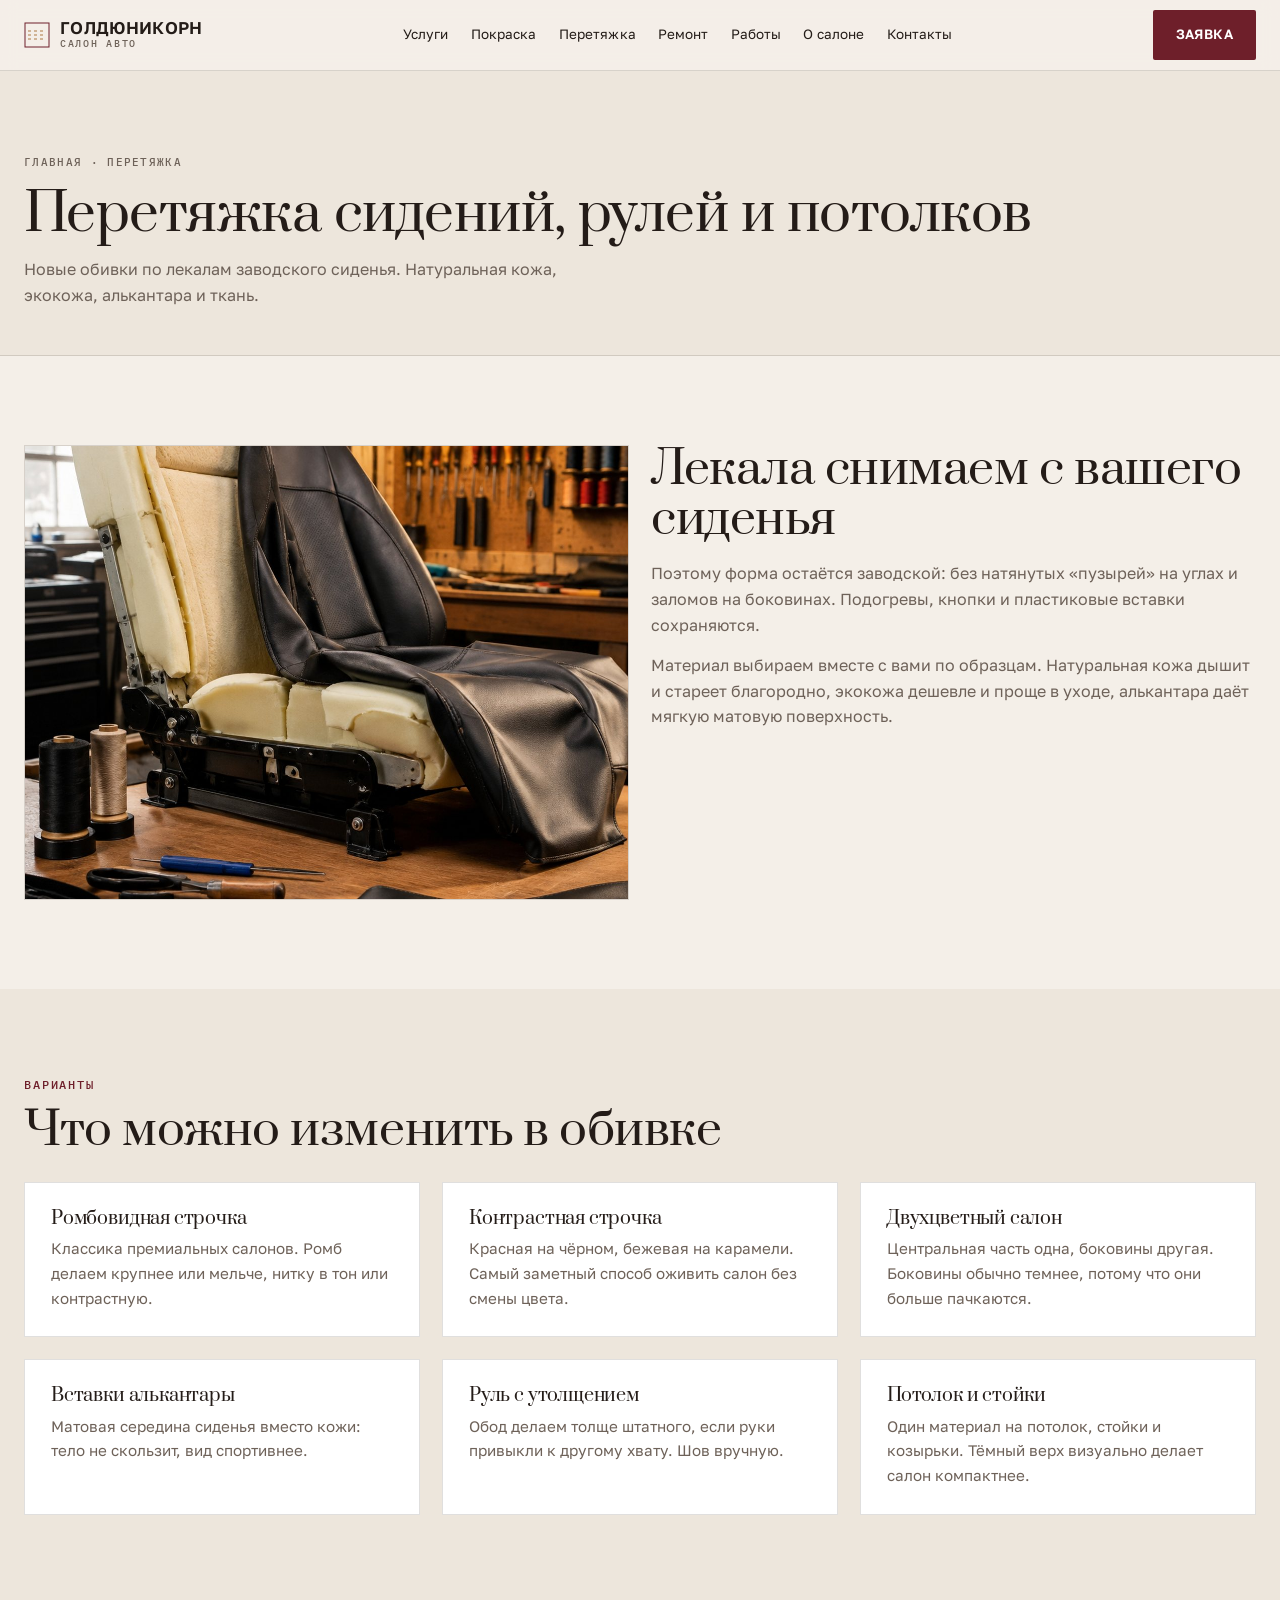
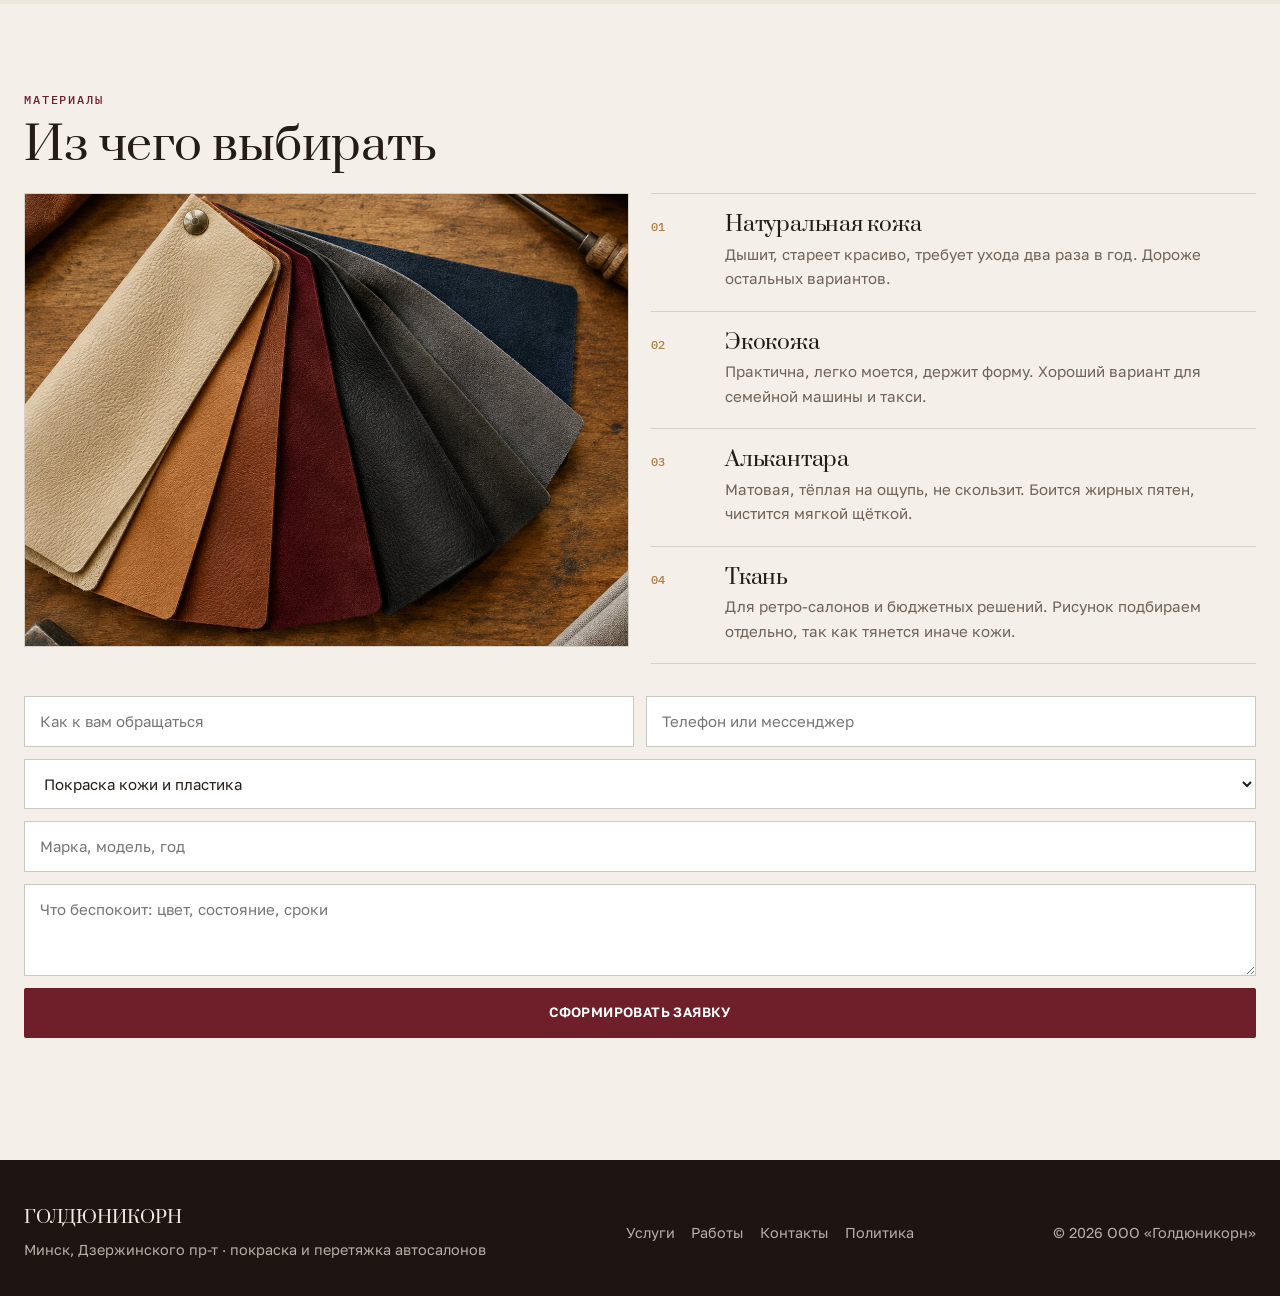
<file: peretyazhka.html>
<!DOCTYPE html>
<html lang="ru">
<head>
<meta charset="utf-8">
<meta name="viewport" content="width=device-width, initial-scale=1">
<title>Перетяжка салона — Голдюникорн</title>
<meta name="description" content="Перетяжка сидений по заводским лекалам, рули, потолки, алькантара, контрастная строчка.">
<meta property="og:title" content="Перетяжка салона — Голдюникорн">
<meta property="og:description" content="Перетяжка сидений по заводским лекалам, рули, потолки, алькантара, контрастная строчка.">
<meta property="og:type" content="website">
<link rel="stylesheet" href="assets/css/style.v1.css">
<style>
:root{--paper:#F4EFE8;--paper2:#EDE6DC;--ink:#241C18;--wine:#6E1F2A;--caramel:#B07A45;--muted:#6E6259;--line:rgba(36,28,24,.14)}
*{margin:0;padding:0;box-sizing:border-box}
html{-webkit-text-size-adjust:100%;scroll-behavior:smooth}
body{font:400 16px/1.62 'Golos Text',system-ui,sans-serif;color:var(--ink);background:var(--paper);-webkit-font-smoothing:antialiased}
body.is-locked{overflow:hidden}
[hidden]{display:none!important}
img{display:block;max-width:100%;height:auto}
a{color:inherit;text-decoration:none}
h1,h2,h3{font-family:'Prata',Georgia,serif;font-weight:400;line-height:1.08;letter-spacing:-.01em}
.wrap{width:100%;max-width:1320px;margin:0 auto;padding:0 24px}
.top{position:sticky;top:0;z-index:40;background:rgba(244,239,232,.94);border-bottom:1px solid var(--line);backdrop-filter:blur(8px)}
.top__in{display:flex;align-items:center;justify-content:space-between;gap:18px;min-height:70px}
.logo{display:flex;align-items:center;gap:10px;font:600 17px/1 'Golos Text';letter-spacing:.02em}
.logo svg{flex:none}
.nav{display:flex;gap:22px;align-items:center}
.nav a{font-size:13.5px;letter-spacing:.01em}
.nav a:hover{color:var(--wine)}
.burger{display:none;width:44px;height:44px;align-items:center;justify-content:center;background:none;border:1px solid var(--line);border-radius:50%;cursor:pointer}
.btn{display:inline-flex;align-items:center;justify-content:center;gap:9px;min-height:50px;padding:0 22px;border-radius:2px;font:600 13.5px/1 'Golos Text';letter-spacing:.03em;text-transform:uppercase;cursor:pointer;border:1px solid transparent;transition:.18s}
.btn--wine{background:var(--wine);color:#fff}
.btn--wine:hover{background:#571620}
.btn--out{background:transparent;color:var(--ink);border-color:rgba(36,28,24,.3)}
.btn--out:hover{border-color:var(--ink)}
.hero{position:relative;min-height:clamp(520px,74vh,720px);display:flex;align-items:flex-end;overflow:hidden}
.hero img{position:absolute;inset:0;width:100%;height:100%;object-fit:cover}
.hero::after{content:"";position:absolute;inset:0;background:linear-gradient(180deg,rgba(24,18,15,.55) 0%,rgba(24,18,15,.25) 42%,rgba(24,18,15,.86) 100%)}
.hero__in{position:relative;z-index:2;min-width:0;width:100%;padding:clamp(48px,7vw,80px) 0 clamp(34px,4vw,48px);color:#fff}
.hero h1{font-size:clamp(2rem,5vw,4.1rem);color:#fff;overflow-wrap:break-word;max-width:20em}
.hero p{margin-top:16px;max-width:44ch;font-size:clamp(.98rem,1.3vw,1.12rem);color:rgba(255,255,255,.9)}
.hero__row{display:flex;flex-wrap:wrap;gap:12px;margin-top:26px}
.mbar{display:none}
@media (max-width:1024px){
 .nav{display:none}
 .burger{display:flex}
 .mbar{display:grid;grid-template-columns:1fr 1fr;position:fixed;left:0;right:0;bottom:0;z-index:45;background:rgba(244,239,232,.97);border-top:1px solid var(--line);padding:8px 10px calc(8px + env(safe-area-inset-bottom))}
 .mbar a{display:flex;align-items:center;justify-content:center;min-height:46px;font:600 12.5px/1 'Golos Text';letter-spacing:.03em;text-transform:uppercase;border:1px solid var(--line)}
 .mbar a:first-child{background:var(--wine);color:#fff;border-color:var(--wine)}
 body{padding-bottom:74px}
}
@media (max-width:640px){.top .btn{display:none}.top__in{min-height:62px}.logo{font-size:15px}}
</style>
<link rel="preconnect" href="https://fonts.googleapis.com">
<link rel="preconnect" href="https://fonts.gstatic.com" crossorigin>
<link href="https://fonts.googleapis.com/css2?family=Prata&family=Golos+Text:wght@400;500;600&family=IBM+Plex+Mono:wght@400;500&display=swap" rel="stylesheet">
</head>
<body>
<header class="top">
  <div class="wrap top__in">
    <a class="logo" href="index.html"><svg width="26" height="26" viewBox="0 0 26 26" aria-hidden="true"><rect x="1" y="1" width="24" height="24" fill="none" stroke="#6E1F2A"/><path d="M4 9h18M4 13h18M4 17h18" stroke="#B07A45" stroke-width="1.2" stroke-dasharray="3 3"/></svg><span>ГОЛДЮНИКОРН<span style="display:block;font:500 9.5px/1.6 'IBM Plex Mono',monospace;letter-spacing:.18em;color:#6E6259">САЛОН АВТО</span></span></a>
    <nav class="nav"><a href="uslugi.html">Услуги</a><a href="pokraska.html">Покраска</a><a href="peretyazhka.html">Перетяжка</a><a href="remont.html">Ремонт</a><a href="raboty.html">Работы</a><a href="o-kompanii.html">О салоне</a><a href="kontakty.html">Контакты</a></nav>
    <a class="btn btn--wine" href="kontakty.html">Заявка</a>
    <button class="burger" id="burger" aria-label="Меню" aria-expanded="false">
      <svg width="20" height="14" viewBox="0 0 20 14" aria-hidden="true"><path d="M0 1h20M0 7h20M0 13h20" stroke="#241C18" stroke-width="2"/></svg>
    </button>
  </div>
</header><main>
<section class="phero"><div class="wrap">
  <p class="crumbs"><a href="index.html">Главная</a> · Перетяжка</p>
  <h1>Перетяжка сидений, рулей и потолков</h1><p>Новые обивки по лекалам заводского сиденья. Натуральная кожа, экокожа, алькантара и ткань.</p>
</div></section>
<section class="section"><div class="wrap">
  <div class="grid g2">
    <div><img src="assets/img/seat.jpg" alt="Перетяжка сиденья в мастерской" width="1200" height="900" loading="lazy" style="border:1px solid var(--line)"></div>
    <div><h2 class="big">Лекала снимаем с вашего сиденья</h2>
      <p class="lede">Поэтому форма остаётся заводской: без натянутых «пузырей» на углах и заломов на боковинах. Подогревы, кнопки и пластиковые вставки сохраняются.</p>
      <p class="lede" style="margin-top:14px">Материал выбираем вместе с вами по образцам. Натуральная кожа дышит и стареет благородно, экокожа дешевле и проще в уходе, алькантара даёт мягкую матовую поверхность.</p>
    </div>
  </div>
</div></section>
<section class="section section--dim"><div class="wrap">
  <p class="eyebrow">Варианты</p>
  <h2 class="big">Что можно изменить в обивке</h2>
  <div class="grid g3" style="margin-top:26px">
    <article class="card"><h3>Ромбовидная строчка</h3><p>Классика премиальных салонов. Ромб делаем крупнее или мельче, нитку в тон или контрастную.</p></article>
    <article class="card"><h3>Контрастная строчка</h3><p>Красная на чёрном, бежевая на карамели. Самый заметный способ оживить салон без смены цвета.</p></article>
    <article class="card"><h3>Двухцветный салон</h3><p>Центральная часть одна, боковины другая. Боковины обычно темнее, потому что они больше пачкаются.</p></article>
    <article class="card"><h3>Вставки алькантары</h3><p>Матовая середина сиденья вместо кожи: тело не скользит, вид спортивнее.</p></article>
    <article class="card"><h3>Руль с утолщением</h3><p>Обод делаем толще штатного, если руки привыкли к другому хвату. Шов вручную.</p></article>
    <article class="card"><h3>Потолок и стойки</h3><p>Один материал на потолок, стойки и козырьки. Тёмный верх визуально делает салон компактнее.</p></article>
  </div>
</div></section>
<section class="section"><div class="wrap">
  <p class="eyebrow">Материалы</p>
  <h2 class="big">Из чего выбирать</h2>
  <div class="grid g2" style="margin-top:22px">
    <img src="assets/img/swatches.jpg" alt="Образцы кожи и алькантары" width="1200" height="900" loading="lazy" style="border:1px solid var(--line)">
    <div>
      <div class="jobs">
        <div class="job"><span class="job__no">01</span><div><h3>Натуральная кожа</h3><p>Дышит, стареет красиво, требует ухода два раза в год. Дороже остальных вариантов.</p></div></div>
        <div class="job"><span class="job__no">02</span><div><h3>Экокожа</h3><p>Практична, легко моется, держит форму. Хороший вариант для семейной машины и такси.</p></div></div>
        <div class="job"><span class="job__no">03</span><div><h3>Алькантара</h3><p>Матовая, тёплая на ощупь, не скользит. Боится жирных пятен, чистится мягкой щёткой.</p></div></div>
        <div class="job"><span class="job__no">04</span><div><h3>Ткань</h3><p>Для ретро-салонов и бюджетных решений. Рисунок подбираем отдельно, так как тянется иначе кожи.</p></div></div>
      </div>
    </div>
  </div>
  <div style="margin-top:32px"><form class="form" id="lead" novalidate>
  <input name="name" placeholder="Как к вам обращаться" aria-label="Имя" required>
  <input name="phone" placeholder="Телефон или мессенджер" aria-label="Телефон" inputmode="tel" required>
  <select name="item" aria-label="Что интересует" class="full">
    <option>Покраска кожи и пластика</option>
    <option>Перекраска салона в другой цвет</option>
    <option>Полная перетяжка сидений</option>
    <option>Руль, КПП, подлокотник</option>
    <option>Потолок и стойки</option>
    <option>Локальный ремонт и поролон</option>
  </select>
  <input name="car" placeholder="Марка, модель, год" aria-label="Автомобиль" class="full">
  <textarea name="msg" placeholder="Что беспокоит: цвет, состояние, сроки" aria-label="Комментарий" class="full"></textarea>
  <button class="btn btn--wine full" type="submit">Сформировать заявку</button>
  <div class="form__msg" id="formMsg" role="status"></div>
</form></div>
</div></section>
</main>
<footer class="f">
  <div class="wrap f__in">
    <div>
      <div style="font-family:'Prata',serif;font-size:1.1rem;color:#F2EAE1">ГОЛДЮНИКОРН</div>
      <div style="margin-top:6px">Минск, Дзержинского пр-т · покраска и перетяжка автосалонов</div>
    </div>
    <nav class="f__nav">
      <a href="uslugi.html">Услуги</a><a href="raboty.html">Работы</a>
      <a href="kontakty.html">Контакты</a><a href="politika.html">Политика</a>
    </nav>
    <div>© 2026 ООО «Голдюникорн»</div>
  </div>
</footer>
<div class="mbar"><a href="kontakty.html">Заявка</a><a href="uslugi.html">Услуги</a></div>

<div class="drawer" id="drawer" hidden>
  <div class="drawer__inner" role="dialog" aria-modal="true" aria-label="Меню">
    <div class="drawer__top"><span style="font:500 11px/1 'IBM Plex Mono',monospace;letter-spacing:.16em;color:#6E6259">МЕНЮ</span>
    <button class="drawer__close" id="drawerClose" aria-label="Закрыть меню">✕</button></div>
    <a href="uslugi.html">Услуги</a><a href="pokraska.html">Покраска</a><a href="peretyazhka.html">Перетяжка</a><a href="remont.html">Ремонт</a><a href="raboty.html">Работы</a><a href="o-kompanii.html">О салоне</a><a href="kontakty.html">Контакты</a>
    <a href="kontakty.html" style="border:none;margin-top:16px" class="btn btn--wine">Оставить заявку</a>
  </div>
</div>
<script src="assets/js/main.v1.js" defer></script>
</body>
</html>
</file>
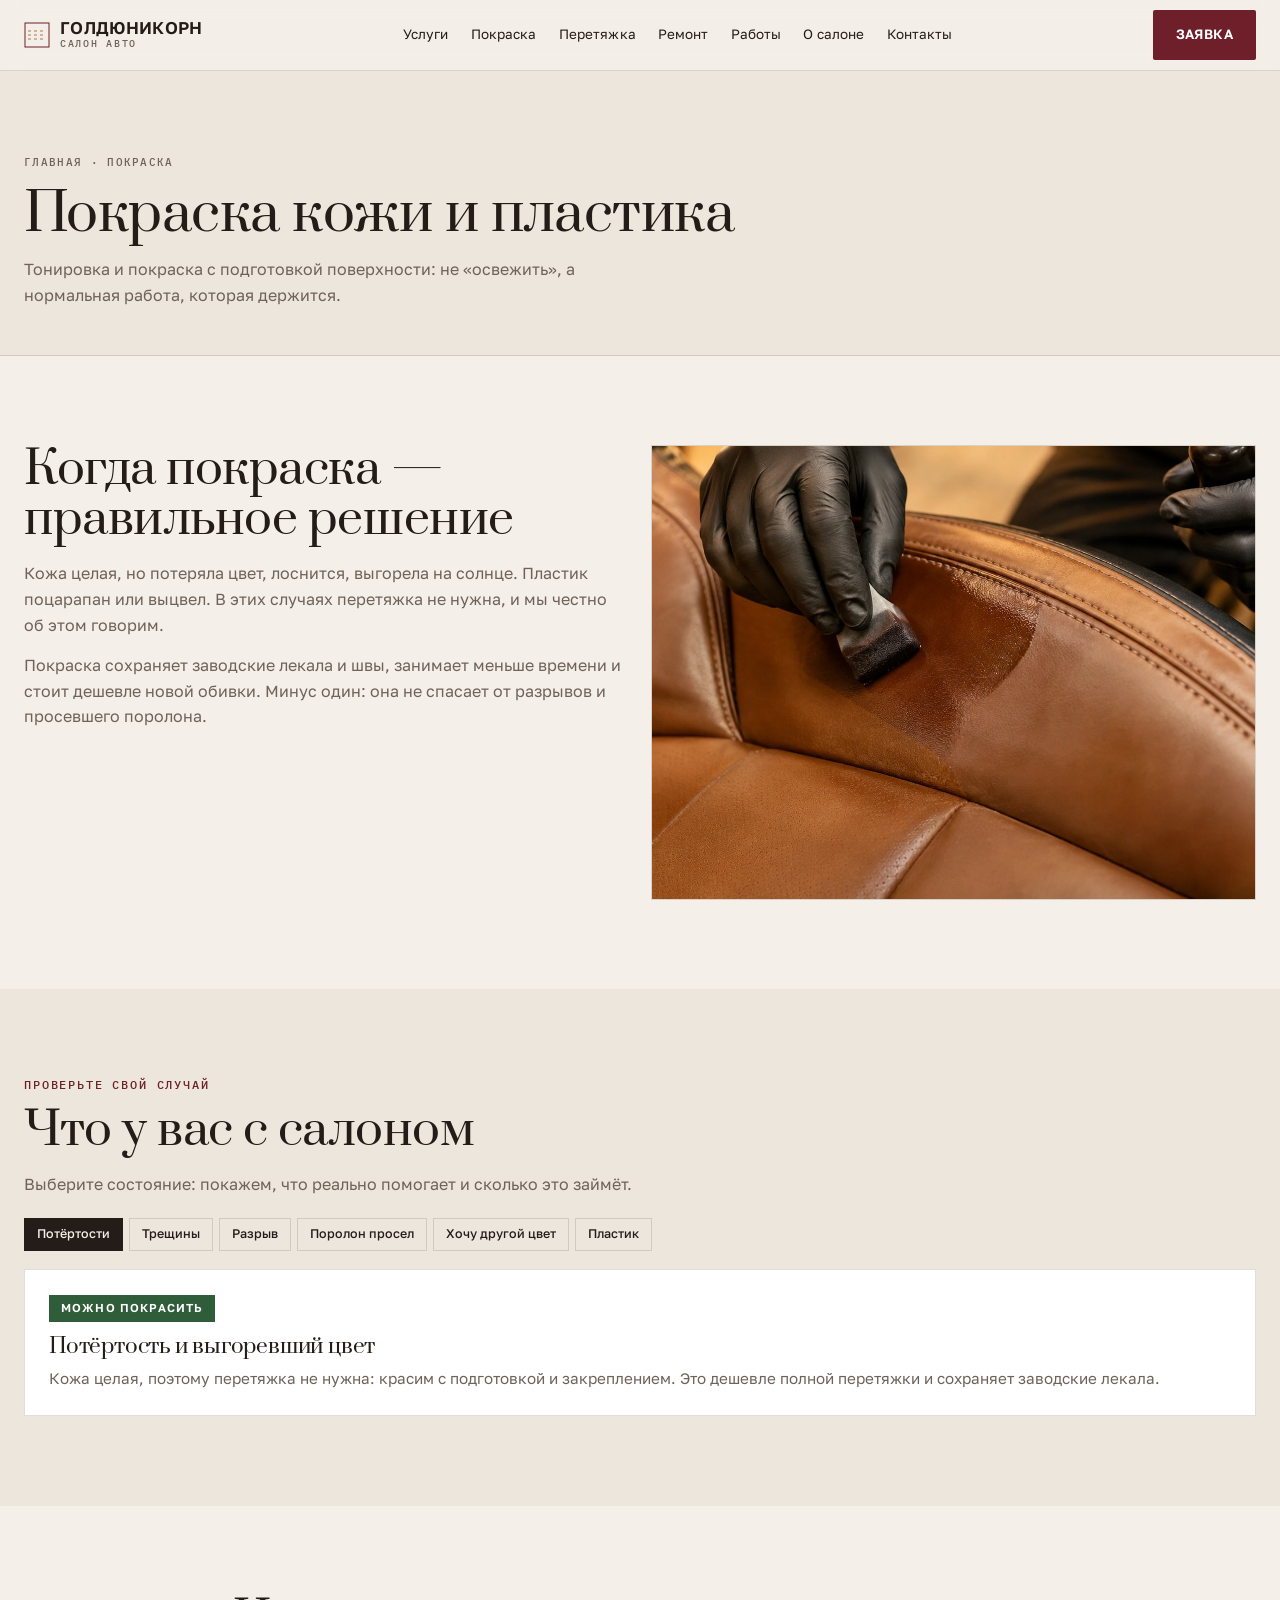
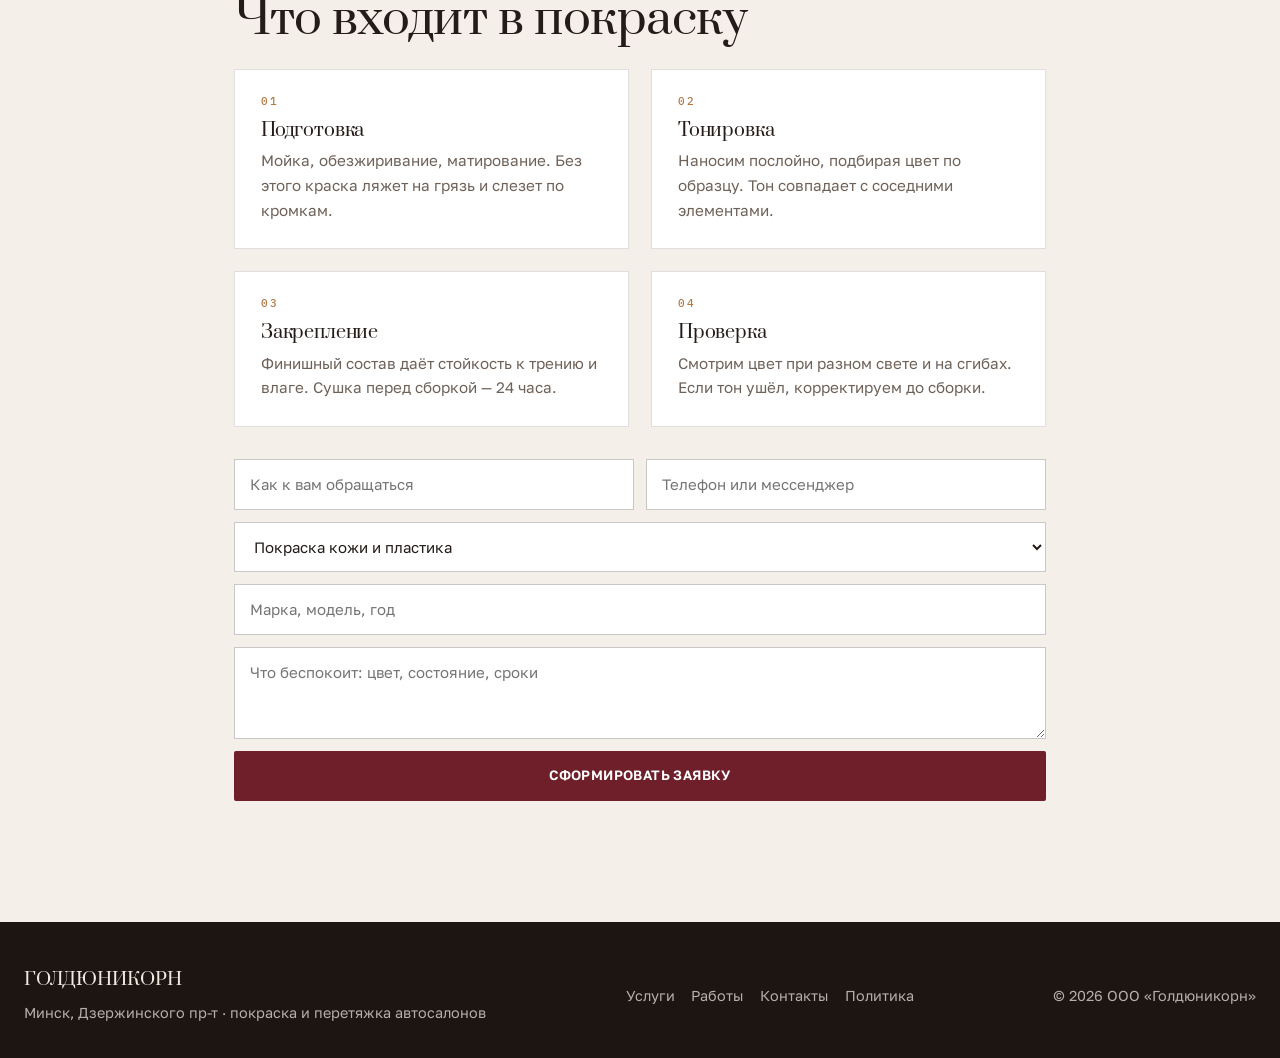
<file: pokraska.html>
<!DOCTYPE html>
<html lang="ru">
<head>
<meta charset="utf-8">
<meta name="viewport" content="width=device-width, initial-scale=1">
<title>Покраска кожи и пластика — Голдюникорн</title>
<meta name="description" content="Покраска кожаного салона и пластика: подготовка, тонировка, закрепление. Проверка вашего случая.">
<meta property="og:title" content="Покраска кожи и пластика — Голдюникорн">
<meta property="og:description" content="Покраска кожаного салона и пластика: подготовка, тонировка, закрепление. Проверка вашего случая.">
<meta property="og:type" content="website">
<link rel="stylesheet" href="assets/css/style.v1.css">
<style>
:root{--paper:#F4EFE8;--paper2:#EDE6DC;--ink:#241C18;--wine:#6E1F2A;--caramel:#B07A45;--muted:#6E6259;--line:rgba(36,28,24,.14)}
*{margin:0;padding:0;box-sizing:border-box}
html{-webkit-text-size-adjust:100%;scroll-behavior:smooth}
body{font:400 16px/1.62 'Golos Text',system-ui,sans-serif;color:var(--ink);background:var(--paper);-webkit-font-smoothing:antialiased}
body.is-locked{overflow:hidden}
[hidden]{display:none!important}
img{display:block;max-width:100%;height:auto}
a{color:inherit;text-decoration:none}
h1,h2,h3{font-family:'Prata',Georgia,serif;font-weight:400;line-height:1.08;letter-spacing:-.01em}
.wrap{width:100%;max-width:1320px;margin:0 auto;padding:0 24px}
.top{position:sticky;top:0;z-index:40;background:rgba(244,239,232,.94);border-bottom:1px solid var(--line);backdrop-filter:blur(8px)}
.top__in{display:flex;align-items:center;justify-content:space-between;gap:18px;min-height:70px}
.logo{display:flex;align-items:center;gap:10px;font:600 17px/1 'Golos Text';letter-spacing:.02em}
.logo svg{flex:none}
.nav{display:flex;gap:22px;align-items:center}
.nav a{font-size:13.5px;letter-spacing:.01em}
.nav a:hover{color:var(--wine)}
.burger{display:none;width:44px;height:44px;align-items:center;justify-content:center;background:none;border:1px solid var(--line);border-radius:50%;cursor:pointer}
.btn{display:inline-flex;align-items:center;justify-content:center;gap:9px;min-height:50px;padding:0 22px;border-radius:2px;font:600 13.5px/1 'Golos Text';letter-spacing:.03em;text-transform:uppercase;cursor:pointer;border:1px solid transparent;transition:.18s}
.btn--wine{background:var(--wine);color:#fff}
.btn--wine:hover{background:#571620}
.btn--out{background:transparent;color:var(--ink);border-color:rgba(36,28,24,.3)}
.btn--out:hover{border-color:var(--ink)}
.hero{position:relative;min-height:clamp(520px,74vh,720px);display:flex;align-items:flex-end;overflow:hidden}
.hero img{position:absolute;inset:0;width:100%;height:100%;object-fit:cover}
.hero::after{content:"";position:absolute;inset:0;background:linear-gradient(180deg,rgba(24,18,15,.55) 0%,rgba(24,18,15,.25) 42%,rgba(24,18,15,.86) 100%)}
.hero__in{position:relative;z-index:2;min-width:0;width:100%;padding:clamp(48px,7vw,80px) 0 clamp(34px,4vw,48px);color:#fff}
.hero h1{font-size:clamp(2rem,5vw,4.1rem);color:#fff;overflow-wrap:break-word;max-width:20em}
.hero p{margin-top:16px;max-width:44ch;font-size:clamp(.98rem,1.3vw,1.12rem);color:rgba(255,255,255,.9)}
.hero__row{display:flex;flex-wrap:wrap;gap:12px;margin-top:26px}
.mbar{display:none}
@media (max-width:1024px){
 .nav{display:none}
 .burger{display:flex}
 .mbar{display:grid;grid-template-columns:1fr 1fr;position:fixed;left:0;right:0;bottom:0;z-index:45;background:rgba(244,239,232,.97);border-top:1px solid var(--line);padding:8px 10px calc(8px + env(safe-area-inset-bottom))}
 .mbar a{display:flex;align-items:center;justify-content:center;min-height:46px;font:600 12.5px/1 'Golos Text';letter-spacing:.03em;text-transform:uppercase;border:1px solid var(--line)}
 .mbar a:first-child{background:var(--wine);color:#fff;border-color:var(--wine)}
 body{padding-bottom:74px}
}
@media (max-width:640px){.top .btn{display:none}.top__in{min-height:62px}.logo{font-size:15px}}
</style>
<link rel="preconnect" href="https://fonts.googleapis.com">
<link rel="preconnect" href="https://fonts.gstatic.com" crossorigin>
<link href="https://fonts.googleapis.com/css2?family=Prata&family=Golos+Text:wght@400;500;600&family=IBM+Plex+Mono:wght@400;500&display=swap" rel="stylesheet">
</head>
<body>
<header class="top">
  <div class="wrap top__in">
    <a class="logo" href="index.html"><svg width="26" height="26" viewBox="0 0 26 26" aria-hidden="true"><rect x="1" y="1" width="24" height="24" fill="none" stroke="#6E1F2A"/><path d="M4 9h18M4 13h18M4 17h18" stroke="#B07A45" stroke-width="1.2" stroke-dasharray="3 3"/></svg><span>ГОЛДЮНИКОРН<span style="display:block;font:500 9.5px/1.6 'IBM Plex Mono',monospace;letter-spacing:.18em;color:#6E6259">САЛОН АВТО</span></span></a>
    <nav class="nav"><a href="uslugi.html">Услуги</a><a href="pokraska.html">Покраска</a><a href="peretyazhka.html">Перетяжка</a><a href="remont.html">Ремонт</a><a href="raboty.html">Работы</a><a href="o-kompanii.html">О салоне</a><a href="kontakty.html">Контакты</a></nav>
    <a class="btn btn--wine" href="kontakty.html">Заявка</a>
    <button class="burger" id="burger" aria-label="Меню" aria-expanded="false">
      <svg width="20" height="14" viewBox="0 0 20 14" aria-hidden="true"><path d="M0 1h20M0 7h20M0 13h20" stroke="#241C18" stroke-width="2"/></svg>
    </button>
  </div>
</header><main>
<section class="phero"><div class="wrap">
  <p class="crumbs"><a href="index.html">Главная</a> · Покраска</p>
  <h1>Покраска кожи и пластика</h1><p>Тонировка и покраска с подготовкой поверхности: не «освежить», а нормальная работа, которая держится.</p>
</div></section>
<section class="section"><div class="wrap">
  <div class="grid g2">
    <div><h2 class="big">Когда покраска — правильное решение</h2>
      <p class="lede">Кожа целая, но потеряла цвет, лоснится, выгорела на солнце. Пластик поцарапан или выцвел. В этих случаях перетяжка не нужна, и мы честно об этом говорим.</p>
      <p class="lede" style="margin-top:14px">Покраска сохраняет заводские лекала и швы, занимает меньше времени и стоит дешевле новой обивки. Минус один: она не спасает от разрывов и просевшего поролона.</p>
    </div>
    <div><img src="assets/img/dye.jpg" alt="Нанесение красителя на кожаную панель" width="1200" height="900" loading="lazy" style="border:1px solid var(--line)"></div>
  </div>
</div></section>
<section class="section section--dim"><div class="wrap">
  <p class="eyebrow">Проверьте свой случай</p>
  <h2 class="big">Что у вас с салоном</h2>
  <p class="lede">Выберите состояние: покажем, что реально помогает и сколько это займёт.</p>
  <div class="seg" style="margin-top:20px" role="group" aria-label="Состояние салона">
    <button data-v="poter" aria-pressed="true">Потёртости</button>
    <button data-v="tres" aria-pressed="false">Трещины</button>
    <button data-v="razryv" aria-pressed="false">Разрыв</button>
    <button data-v="porolon" aria-pressed="false">Поролон просел</button>
    <button data-v="cveta" aria-pressed="false">Хочу другой цвет</button>
    <button data-v="plastik" aria-pressed="false">Пластик</button>
  </div>
  <div class="verdict" id="verdict"><span class="verdict__tag verdict__tag--ok">Можно покрасить</span><h3>Потёртость и выгоревший цвет</h3><p>Кожа целая, поэтому перетяжка не нужна: красим с подготовкой и закреплением. Это дешевле полной перетяжки и сохраняет заводские лекала.</p></div>
</div></section>
<section class="section"><div class="wrap" style="max-width:860px">
  <h2 class="big">Что входит в покраску</h2>
  <div class="grid g2" style="margin-top:24px">
    <div class="card"><span class="card__n">01</span><h3>Подготовка</h3><p>Мойка, обезжиривание, матирование. Без этого краска ляжет на грязь и слезет по кромкам.</p></div>
    <div class="card"><span class="card__n">02</span><h3>Тонировка</h3><p>Наносим послойно, подбирая цвет по образцу. Тон совпадает с соседними элементами.</p></div>
    <div class="card"><span class="card__n">03</span><h3>Закрепление</h3><p>Финишный состав даёт стойкость к трению и влаге. Сушка перед сборкой — 24 часа.</p></div>
    <div class="card"><span class="card__n">04</span><h3>Проверка</h3><p>Смотрим цвет при разном свете и на сгибах. Если тон ушёл, корректируем до сборки.</p></div>
  </div>
  <div style="margin-top:32px"><form class="form" id="lead" novalidate>
  <input name="name" placeholder="Как к вам обращаться" aria-label="Имя" required>
  <input name="phone" placeholder="Телефон или мессенджер" aria-label="Телефон" inputmode="tel" required>
  <select name="item" aria-label="Что интересует" class="full">
    <option>Покраска кожи и пластика</option>
    <option>Перекраска салона в другой цвет</option>
    <option>Полная перетяжка сидений</option>
    <option>Руль, КПП, подлокотник</option>
    <option>Потолок и стойки</option>
    <option>Локальный ремонт и поролон</option>
  </select>
  <input name="car" placeholder="Марка, модель, год" aria-label="Автомобиль" class="full">
  <textarea name="msg" placeholder="Что беспокоит: цвет, состояние, сроки" aria-label="Комментарий" class="full"></textarea>
  <button class="btn btn--wine full" type="submit">Сформировать заявку</button>
  <div class="form__msg" id="formMsg" role="status"></div>
</form></div>
</div></section>
</main>
<footer class="f">
  <div class="wrap f__in">
    <div>
      <div style="font-family:'Prata',serif;font-size:1.1rem;color:#F2EAE1">ГОЛДЮНИКОРН</div>
      <div style="margin-top:6px">Минск, Дзержинского пр-т · покраска и перетяжка автосалонов</div>
    </div>
    <nav class="f__nav">
      <a href="uslugi.html">Услуги</a><a href="raboty.html">Работы</a>
      <a href="kontakty.html">Контакты</a><a href="politika.html">Политика</a>
    </nav>
    <div>© 2026 ООО «Голдюникорн»</div>
  </div>
</footer>
<div class="mbar"><a href="kontakty.html">Заявка</a><a href="uslugi.html">Услуги</a></div>

<div class="drawer" id="drawer" hidden>
  <div class="drawer__inner" role="dialog" aria-modal="true" aria-label="Меню">
    <div class="drawer__top"><span style="font:500 11px/1 'IBM Plex Mono',monospace;letter-spacing:.16em;color:#6E6259">МЕНЮ</span>
    <button class="drawer__close" id="drawerClose" aria-label="Закрыть меню">✕</button></div>
    <a href="uslugi.html">Услуги</a><a href="pokraska.html">Покраска</a><a href="peretyazhka.html">Перетяжка</a><a href="remont.html">Ремонт</a><a href="raboty.html">Работы</a><a href="o-kompanii.html">О салоне</a><a href="kontakty.html">Контакты</a>
    <a href="kontakty.html" style="border:none;margin-top:16px" class="btn btn--wine">Оставить заявку</a>
  </div>
</div>
<script src="assets/js/main.v1.js" defer></script>
</body>
</html>
</file>
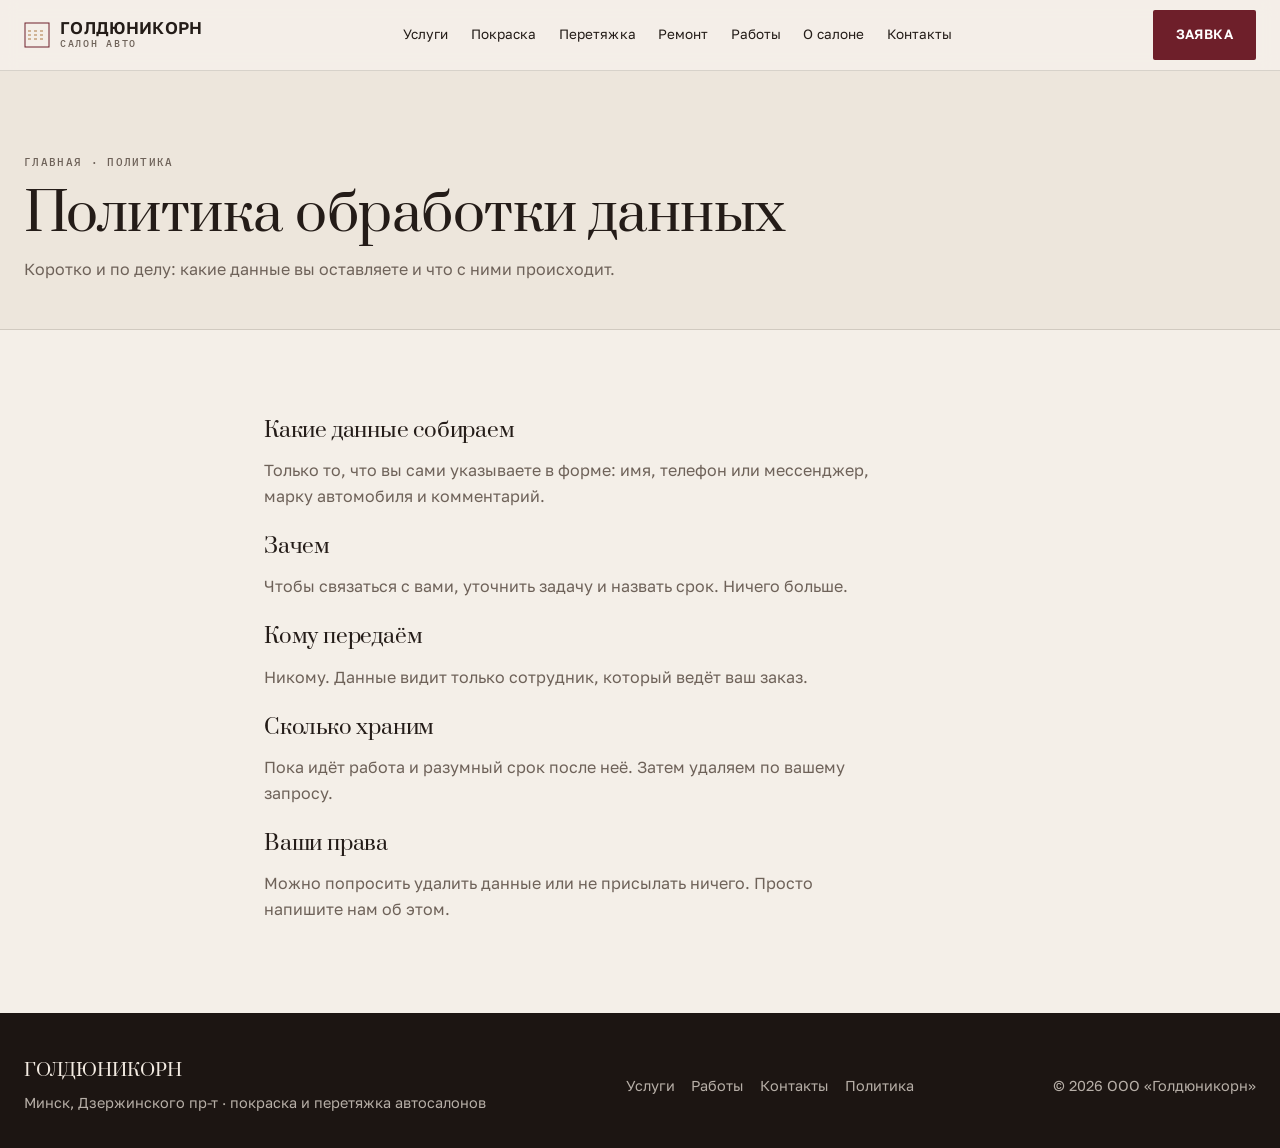
<file: politika.html>
<!DOCTYPE html>
<html lang="ru">
<head>
<meta charset="utf-8">
<meta name="viewport" content="width=device-width, initial-scale=1">
<title>Политика данных — Голдюникорн</title>
<meta name="description" content="Какие данные оставляет заявка и как они используются.">
<meta property="og:title" content="Политика данных — Голдюникорн">
<meta property="og:description" content="Какие данные оставляет заявка и как они используются.">
<meta property="og:type" content="website">
<link rel="stylesheet" href="assets/css/style.v1.css">
<style>
:root{--paper:#F4EFE8;--paper2:#EDE6DC;--ink:#241C18;--wine:#6E1F2A;--caramel:#B07A45;--muted:#6E6259;--line:rgba(36,28,24,.14)}
*{margin:0;padding:0;box-sizing:border-box}
html{-webkit-text-size-adjust:100%;scroll-behavior:smooth}
body{font:400 16px/1.62 'Golos Text',system-ui,sans-serif;color:var(--ink);background:var(--paper);-webkit-font-smoothing:antialiased}
body.is-locked{overflow:hidden}
[hidden]{display:none!important}
img{display:block;max-width:100%;height:auto}
a{color:inherit;text-decoration:none}
h1,h2,h3{font-family:'Prata',Georgia,serif;font-weight:400;line-height:1.08;letter-spacing:-.01em}
.wrap{width:100%;max-width:1320px;margin:0 auto;padding:0 24px}
.top{position:sticky;top:0;z-index:40;background:rgba(244,239,232,.94);border-bottom:1px solid var(--line);backdrop-filter:blur(8px)}
.top__in{display:flex;align-items:center;justify-content:space-between;gap:18px;min-height:70px}
.logo{display:flex;align-items:center;gap:10px;font:600 17px/1 'Golos Text';letter-spacing:.02em}
.logo svg{flex:none}
.nav{display:flex;gap:22px;align-items:center}
.nav a{font-size:13.5px;letter-spacing:.01em}
.nav a:hover{color:var(--wine)}
.burger{display:none;width:44px;height:44px;align-items:center;justify-content:center;background:none;border:1px solid var(--line);border-radius:50%;cursor:pointer}
.btn{display:inline-flex;align-items:center;justify-content:center;gap:9px;min-height:50px;padding:0 22px;border-radius:2px;font:600 13.5px/1 'Golos Text';letter-spacing:.03em;text-transform:uppercase;cursor:pointer;border:1px solid transparent;transition:.18s}
.btn--wine{background:var(--wine);color:#fff}
.btn--wine:hover{background:#571620}
.btn--out{background:transparent;color:var(--ink);border-color:rgba(36,28,24,.3)}
.btn--out:hover{border-color:var(--ink)}
.hero{position:relative;min-height:clamp(520px,74vh,720px);display:flex;align-items:flex-end;overflow:hidden}
.hero img{position:absolute;inset:0;width:100%;height:100%;object-fit:cover}
.hero::after{content:"";position:absolute;inset:0;background:linear-gradient(180deg,rgba(24,18,15,.55) 0%,rgba(24,18,15,.25) 42%,rgba(24,18,15,.86) 100%)}
.hero__in{position:relative;z-index:2;min-width:0;width:100%;padding:clamp(48px,7vw,80px) 0 clamp(34px,4vw,48px);color:#fff}
.hero h1{font-size:clamp(2rem,5vw,4.1rem);color:#fff;overflow-wrap:break-word;max-width:20em}
.hero p{margin-top:16px;max-width:44ch;font-size:clamp(.98rem,1.3vw,1.12rem);color:rgba(255,255,255,.9)}
.hero__row{display:flex;flex-wrap:wrap;gap:12px;margin-top:26px}
.mbar{display:none}
@media (max-width:1024px){
 .nav{display:none}
 .burger{display:flex}
 .mbar{display:grid;grid-template-columns:1fr 1fr;position:fixed;left:0;right:0;bottom:0;z-index:45;background:rgba(244,239,232,.97);border-top:1px solid var(--line);padding:8px 10px calc(8px + env(safe-area-inset-bottom))}
 .mbar a{display:flex;align-items:center;justify-content:center;min-height:46px;font:600 12.5px/1 'Golos Text';letter-spacing:.03em;text-transform:uppercase;border:1px solid var(--line)}
 .mbar a:first-child{background:var(--wine);color:#fff;border-color:var(--wine)}
 body{padding-bottom:74px}
}
@media (max-width:640px){.top .btn{display:none}.top__in{min-height:62px}.logo{font-size:15px}}
</style>
<link rel="preconnect" href="https://fonts.googleapis.com">
<link rel="preconnect" href="https://fonts.gstatic.com" crossorigin>
<link href="https://fonts.googleapis.com/css2?family=Prata&family=Golos+Text:wght@400;500;600&family=IBM+Plex+Mono:wght@400;500&display=swap" rel="stylesheet">
</head>
<body>
<header class="top">
  <div class="wrap top__in">
    <a class="logo" href="index.html"><svg width="26" height="26" viewBox="0 0 26 26" aria-hidden="true"><rect x="1" y="1" width="24" height="24" fill="none" stroke="#6E1F2A"/><path d="M4 9h18M4 13h18M4 17h18" stroke="#B07A45" stroke-width="1.2" stroke-dasharray="3 3"/></svg><span>ГОЛДЮНИКОРН<span style="display:block;font:500 9.5px/1.6 'IBM Plex Mono',monospace;letter-spacing:.18em;color:#6E6259">САЛОН АВТО</span></span></a>
    <nav class="nav"><a href="uslugi.html">Услуги</a><a href="pokraska.html">Покраска</a><a href="peretyazhka.html">Перетяжка</a><a href="remont.html">Ремонт</a><a href="raboty.html">Работы</a><a href="o-kompanii.html">О салоне</a><a href="kontakty.html">Контакты</a></nav>
    <a class="btn btn--wine" href="kontakty.html">Заявка</a>
    <button class="burger" id="burger" aria-label="Меню" aria-expanded="false">
      <svg width="20" height="14" viewBox="0 0 20 14" aria-hidden="true"><path d="M0 1h20M0 7h20M0 13h20" stroke="#241C18" stroke-width="2"/></svg>
    </button>
  </div>
</header><main>
<section class="phero"><div class="wrap">
  <p class="crumbs"><a href="index.html">Главная</a> · Политика</p>
  <h1>Политика обработки данных</h1><p>Коротко и по делу: какие данные вы оставляете и что с ними происходит.</p>
</div></section>
<section class="section"><div class="wrap" style="max-width:800px">
  <div style="margin-bottom:26px"><h2 style="font-size:1.3rem">Какие данные собираем</h2><p class="lede">Только то, что вы сами указываете в форме: имя, телефон или мессенджер, марку автомобиля и комментарий.</p></div>
  <div style="margin-bottom:26px"><h2 style="font-size:1.3rem">Зачем</h2><p class="lede">Чтобы связаться с вами, уточнить задачу и назвать срок. Ничего больше.</p></div>
  <div style="margin-bottom:26px"><h2 style="font-size:1.3rem">Кому передаём</h2><p class="lede">Никому. Данные видит только сотрудник, который ведёт ваш заказ.</p></div>
  <div style="margin-bottom:26px"><h2 style="font-size:1.3rem">Сколько храним</h2><p class="lede">Пока идёт работа и разумный срок после неё. Затем удаляем по вашему запросу.</p></div>
  <div><h2 style="font-size:1.3rem">Ваши права</h2><p class="lede">Можно попросить удалить данные или не присылать ничего. Просто напишите нам об этом.</p></div>
</div></section>
</main>
<footer class="f">
  <div class="wrap f__in">
    <div>
      <div style="font-family:'Prata',serif;font-size:1.1rem;color:#F2EAE1">ГОЛДЮНИКОРН</div>
      <div style="margin-top:6px">Минск, Дзержинского пр-т · покраска и перетяжка автосалонов</div>
    </div>
    <nav class="f__nav">
      <a href="uslugi.html">Услуги</a><a href="raboty.html">Работы</a>
      <a href="kontakty.html">Контакты</a><a href="politika.html">Политика</a>
    </nav>
    <div>© 2026 ООО «Голдюникорн»</div>
  </div>
</footer>
<div class="mbar"><a href="kontakty.html">Заявка</a><a href="uslugi.html">Услуги</a></div>

<div class="drawer" id="drawer" hidden>
  <div class="drawer__inner" role="dialog" aria-modal="true" aria-label="Меню">
    <div class="drawer__top"><span style="font:500 11px/1 'IBM Plex Mono',monospace;letter-spacing:.16em;color:#6E6259">МЕНЮ</span>
    <button class="drawer__close" id="drawerClose" aria-label="Закрыть меню">✕</button></div>
    <a href="uslugi.html">Услуги</a><a href="pokraska.html">Покраска</a><a href="peretyazhka.html">Перетяжка</a><a href="remont.html">Ремонт</a><a href="raboty.html">Работы</a><a href="o-kompanii.html">О салоне</a><a href="kontakty.html">Контакты</a>
    <a href="kontakty.html" style="border:none;margin-top:16px" class="btn btn--wine">Оставить заявку</a>
  </div>
</div>
<script src="assets/js/main.v1.js" defer></script>
</body>
</html>
</file>
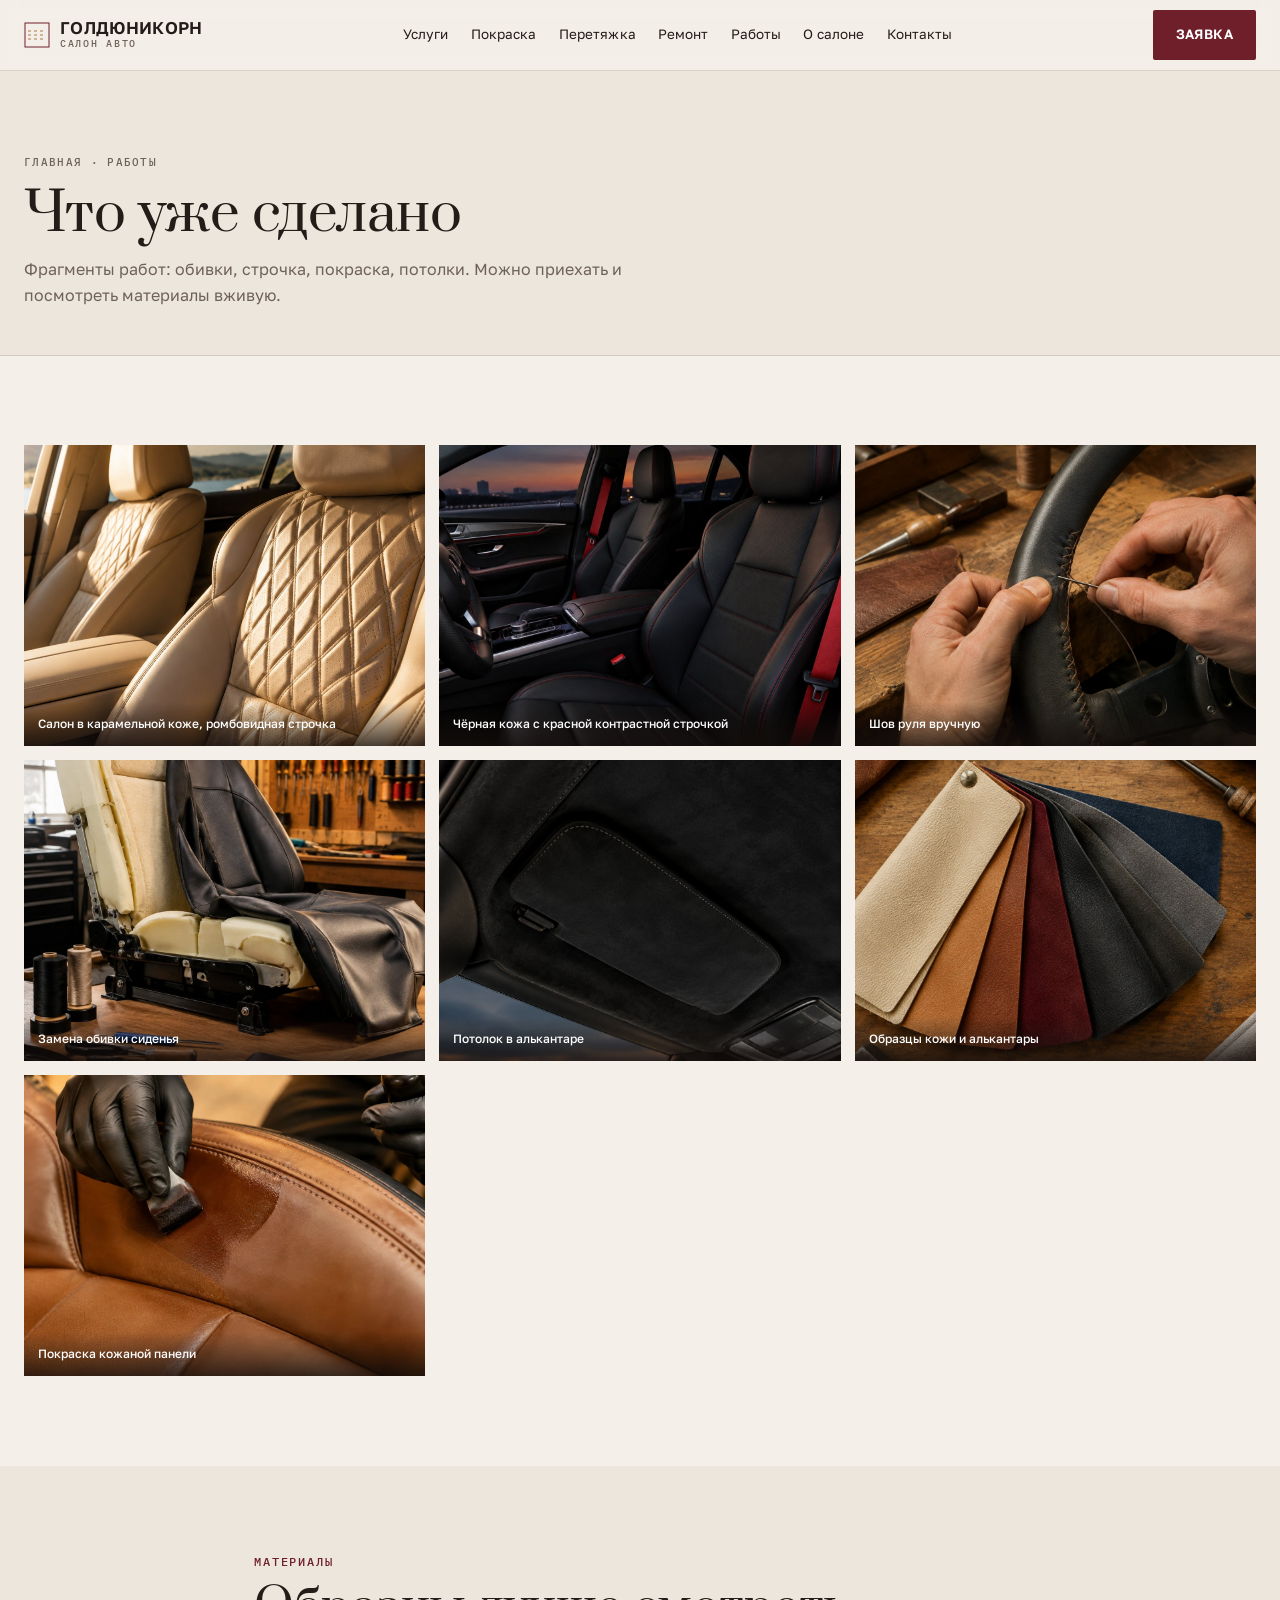
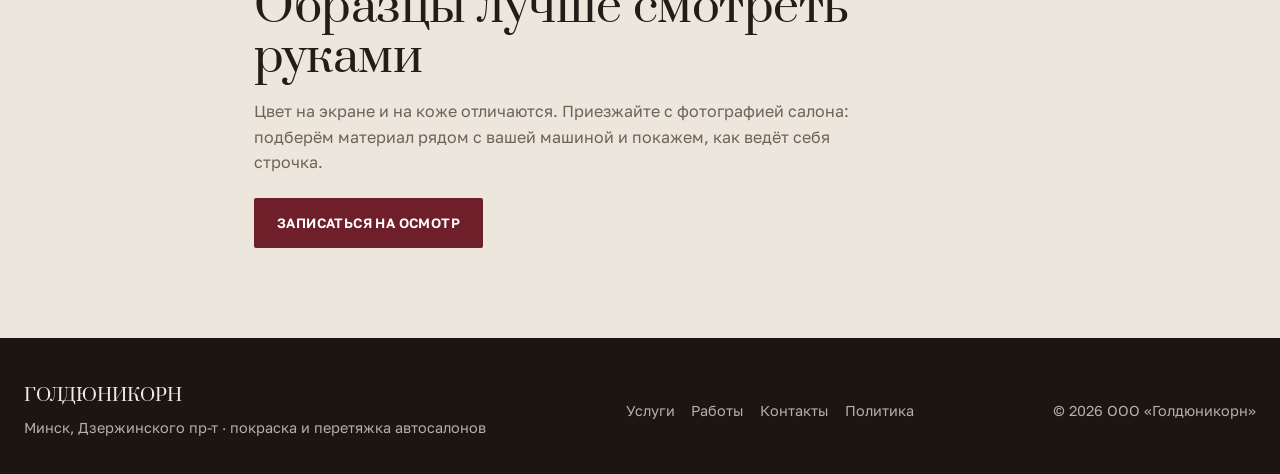
<file: raboty.html>
<!DOCTYPE html>
<html lang="ru">
<head>
<meta charset="utf-8">
<meta name="viewport" content="width=device-width, initial-scale=1">
<title>Работы — Голдюникорн</title>
<meta name="description" content="Примеры работ по салонам: обивки, строчка, покраска, потолки.">
<meta property="og:title" content="Работы — Голдюникорн">
<meta property="og:description" content="Примеры работ по салонам: обивки, строчка, покраска, потолки.">
<meta property="og:type" content="website">
<link rel="stylesheet" href="assets/css/style.v1.css">
<style>
:root{--paper:#F4EFE8;--paper2:#EDE6DC;--ink:#241C18;--wine:#6E1F2A;--caramel:#B07A45;--muted:#6E6259;--line:rgba(36,28,24,.14)}
*{margin:0;padding:0;box-sizing:border-box}
html{-webkit-text-size-adjust:100%;scroll-behavior:smooth}
body{font:400 16px/1.62 'Golos Text',system-ui,sans-serif;color:var(--ink);background:var(--paper);-webkit-font-smoothing:antialiased}
body.is-locked{overflow:hidden}
[hidden]{display:none!important}
img{display:block;max-width:100%;height:auto}
a{color:inherit;text-decoration:none}
h1,h2,h3{font-family:'Prata',Georgia,serif;font-weight:400;line-height:1.08;letter-spacing:-.01em}
.wrap{width:100%;max-width:1320px;margin:0 auto;padding:0 24px}
.top{position:sticky;top:0;z-index:40;background:rgba(244,239,232,.94);border-bottom:1px solid var(--line);backdrop-filter:blur(8px)}
.top__in{display:flex;align-items:center;justify-content:space-between;gap:18px;min-height:70px}
.logo{display:flex;align-items:center;gap:10px;font:600 17px/1 'Golos Text';letter-spacing:.02em}
.logo svg{flex:none}
.nav{display:flex;gap:22px;align-items:center}
.nav a{font-size:13.5px;letter-spacing:.01em}
.nav a:hover{color:var(--wine)}
.burger{display:none;width:44px;height:44px;align-items:center;justify-content:center;background:none;border:1px solid var(--line);border-radius:50%;cursor:pointer}
.btn{display:inline-flex;align-items:center;justify-content:center;gap:9px;min-height:50px;padding:0 22px;border-radius:2px;font:600 13.5px/1 'Golos Text';letter-spacing:.03em;text-transform:uppercase;cursor:pointer;border:1px solid transparent;transition:.18s}
.btn--wine{background:var(--wine);color:#fff}
.btn--wine:hover{background:#571620}
.btn--out{background:transparent;color:var(--ink);border-color:rgba(36,28,24,.3)}
.btn--out:hover{border-color:var(--ink)}
.hero{position:relative;min-height:clamp(520px,74vh,720px);display:flex;align-items:flex-end;overflow:hidden}
.hero img{position:absolute;inset:0;width:100%;height:100%;object-fit:cover}
.hero::after{content:"";position:absolute;inset:0;background:linear-gradient(180deg,rgba(24,18,15,.55) 0%,rgba(24,18,15,.25) 42%,rgba(24,18,15,.86) 100%)}
.hero__in{position:relative;z-index:2;min-width:0;width:100%;padding:clamp(48px,7vw,80px) 0 clamp(34px,4vw,48px);color:#fff}
.hero h1{font-size:clamp(2rem,5vw,4.1rem);color:#fff;overflow-wrap:break-word;max-width:20em}
.hero p{margin-top:16px;max-width:44ch;font-size:clamp(.98rem,1.3vw,1.12rem);color:rgba(255,255,255,.9)}
.hero__row{display:flex;flex-wrap:wrap;gap:12px;margin-top:26px}
.mbar{display:none}
@media (max-width:1024px){
 .nav{display:none}
 .burger{display:flex}
 .mbar{display:grid;grid-template-columns:1fr 1fr;position:fixed;left:0;right:0;bottom:0;z-index:45;background:rgba(244,239,232,.97);border-top:1px solid var(--line);padding:8px 10px calc(8px + env(safe-area-inset-bottom))}
 .mbar a{display:flex;align-items:center;justify-content:center;min-height:46px;font:600 12.5px/1 'Golos Text';letter-spacing:.03em;text-transform:uppercase;border:1px solid var(--line)}
 .mbar a:first-child{background:var(--wine);color:#fff;border-color:var(--wine)}
 body{padding-bottom:74px}
}
@media (max-width:640px){.top .btn{display:none}.top__in{min-height:62px}.logo{font-size:15px}}
</style>
<link rel="preconnect" href="https://fonts.googleapis.com">
<link rel="preconnect" href="https://fonts.gstatic.com" crossorigin>
<link href="https://fonts.googleapis.com/css2?family=Prata&family=Golos+Text:wght@400;500;600&family=IBM+Plex+Mono:wght@400;500&display=swap" rel="stylesheet">
</head>
<body>
<header class="top">
  <div class="wrap top__in">
    <a class="logo" href="index.html"><svg width="26" height="26" viewBox="0 0 26 26" aria-hidden="true"><rect x="1" y="1" width="24" height="24" fill="none" stroke="#6E1F2A"/><path d="M4 9h18M4 13h18M4 17h18" stroke="#B07A45" stroke-width="1.2" stroke-dasharray="3 3"/></svg><span>ГОЛДЮНИКОРН<span style="display:block;font:500 9.5px/1.6 'IBM Plex Mono',monospace;letter-spacing:.18em;color:#6E6259">САЛОН АВТО</span></span></a>
    <nav class="nav"><a href="uslugi.html">Услуги</a><a href="pokraska.html">Покраска</a><a href="peretyazhka.html">Перетяжка</a><a href="remont.html">Ремонт</a><a href="raboty.html">Работы</a><a href="o-kompanii.html">О салоне</a><a href="kontakty.html">Контакты</a></nav>
    <a class="btn btn--wine" href="kontakty.html">Заявка</a>
    <button class="burger" id="burger" aria-label="Меню" aria-expanded="false">
      <svg width="20" height="14" viewBox="0 0 20 14" aria-hidden="true"><path d="M0 1h20M0 7h20M0 13h20" stroke="#241C18" stroke-width="2"/></svg>
    </button>
  </div>
</header><main>
<section class="phero"><div class="wrap">
  <p class="crumbs"><a href="index.html">Главная</a> · Работы</p>
  <h1>Что уже сделано</h1><p>Фрагменты работ: обивки, строчка, покраска, потолки. Можно приехать и посмотреть материалы вживую.</p>
</div></section>
<section class="section"><div class="wrap"><div class="gal"><figure><img src="assets/img/hero.jpg" alt="Салон в карамельной коже" loading="lazy" width="1200" height="900"><figcaption>Салон в карамельной коже, ромбовидная строчка</figcaption></figure><figure><img src="assets/img/interior.jpg" alt="Чёрная кожа, красная строчка" loading="lazy" width="1200" height="900"><figcaption>Чёрная кожа с красной контрастной строчкой</figcaption></figure><figure><img src="assets/img/stitch.jpg" alt="Руль, шов вручную" loading="lazy" width="1200" height="900"><figcaption>Шов руля вручную</figcaption></figure><figure><img src="assets/img/seat.jpg" alt="Перетяжка сиденья" loading="lazy" width="1200" height="900"><figcaption>Замена обивки сиденья</figcaption></figure><figure><img src="assets/img/ceiling.jpg" alt="Потолок, алькантара" loading="lazy" width="1200" height="900"><figcaption>Потолок в алькантаре</figcaption></figure><figure><img src="assets/img/swatches.jpg" alt="Образцы материалов" loading="lazy" width="1200" height="900"><figcaption>Образцы кожи и алькантары</figcaption></figure><figure><img src="assets/img/dye.jpg" alt="Покраска кожи" loading="lazy" width="1200" height="900"><figcaption>Покраска кожаной панели</figcaption></figure></div></div></section>
<section class="section section--dim"><div class="wrap" style="max-width:820px">
  <p class="eyebrow">Материалы</p>
  <h2 class="big">Образцы лучше смотреть руками</h2>
  <p class="lede">Цвет на экране и на коже отличаются. Приезжайте с фотографией салона: подберём материал рядом с вашей машиной и покажем, как ведёт себя строчка.</p>
  <p style="margin-top:22px"><a class="btn btn--wine" href="kontakty.html">Записаться на осмотр</a></p>
</div></section>
</main>
<footer class="f">
  <div class="wrap f__in">
    <div>
      <div style="font-family:'Prata',serif;font-size:1.1rem;color:#F2EAE1">ГОЛДЮНИКОРН</div>
      <div style="margin-top:6px">Минск, Дзержинского пр-т · покраска и перетяжка автосалонов</div>
    </div>
    <nav class="f__nav">
      <a href="uslugi.html">Услуги</a><a href="raboty.html">Работы</a>
      <a href="kontakty.html">Контакты</a><a href="politika.html">Политика</a>
    </nav>
    <div>© 2026 ООО «Голдюникорн»</div>
  </div>
</footer>
<div class="mbar"><a href="kontakty.html">Заявка</a><a href="uslugi.html">Услуги</a></div>

<div class="drawer" id="drawer" hidden>
  <div class="drawer__inner" role="dialog" aria-modal="true" aria-label="Меню">
    <div class="drawer__top"><span style="font:500 11px/1 'IBM Plex Mono',monospace;letter-spacing:.16em;color:#6E6259">МЕНЮ</span>
    <button class="drawer__close" id="drawerClose" aria-label="Закрыть меню">✕</button></div>
    <a href="uslugi.html">Услуги</a><a href="pokraska.html">Покраска</a><a href="peretyazhka.html">Перетяжка</a><a href="remont.html">Ремонт</a><a href="raboty.html">Работы</a><a href="o-kompanii.html">О салоне</a><a href="kontakty.html">Контакты</a>
    <a href="kontakty.html" style="border:none;margin-top:16px" class="btn btn--wine">Оставить заявку</a>
  </div>
</div>
<script src="assets/js/main.v1.js" defer></script>
</body>
</html>
</file>
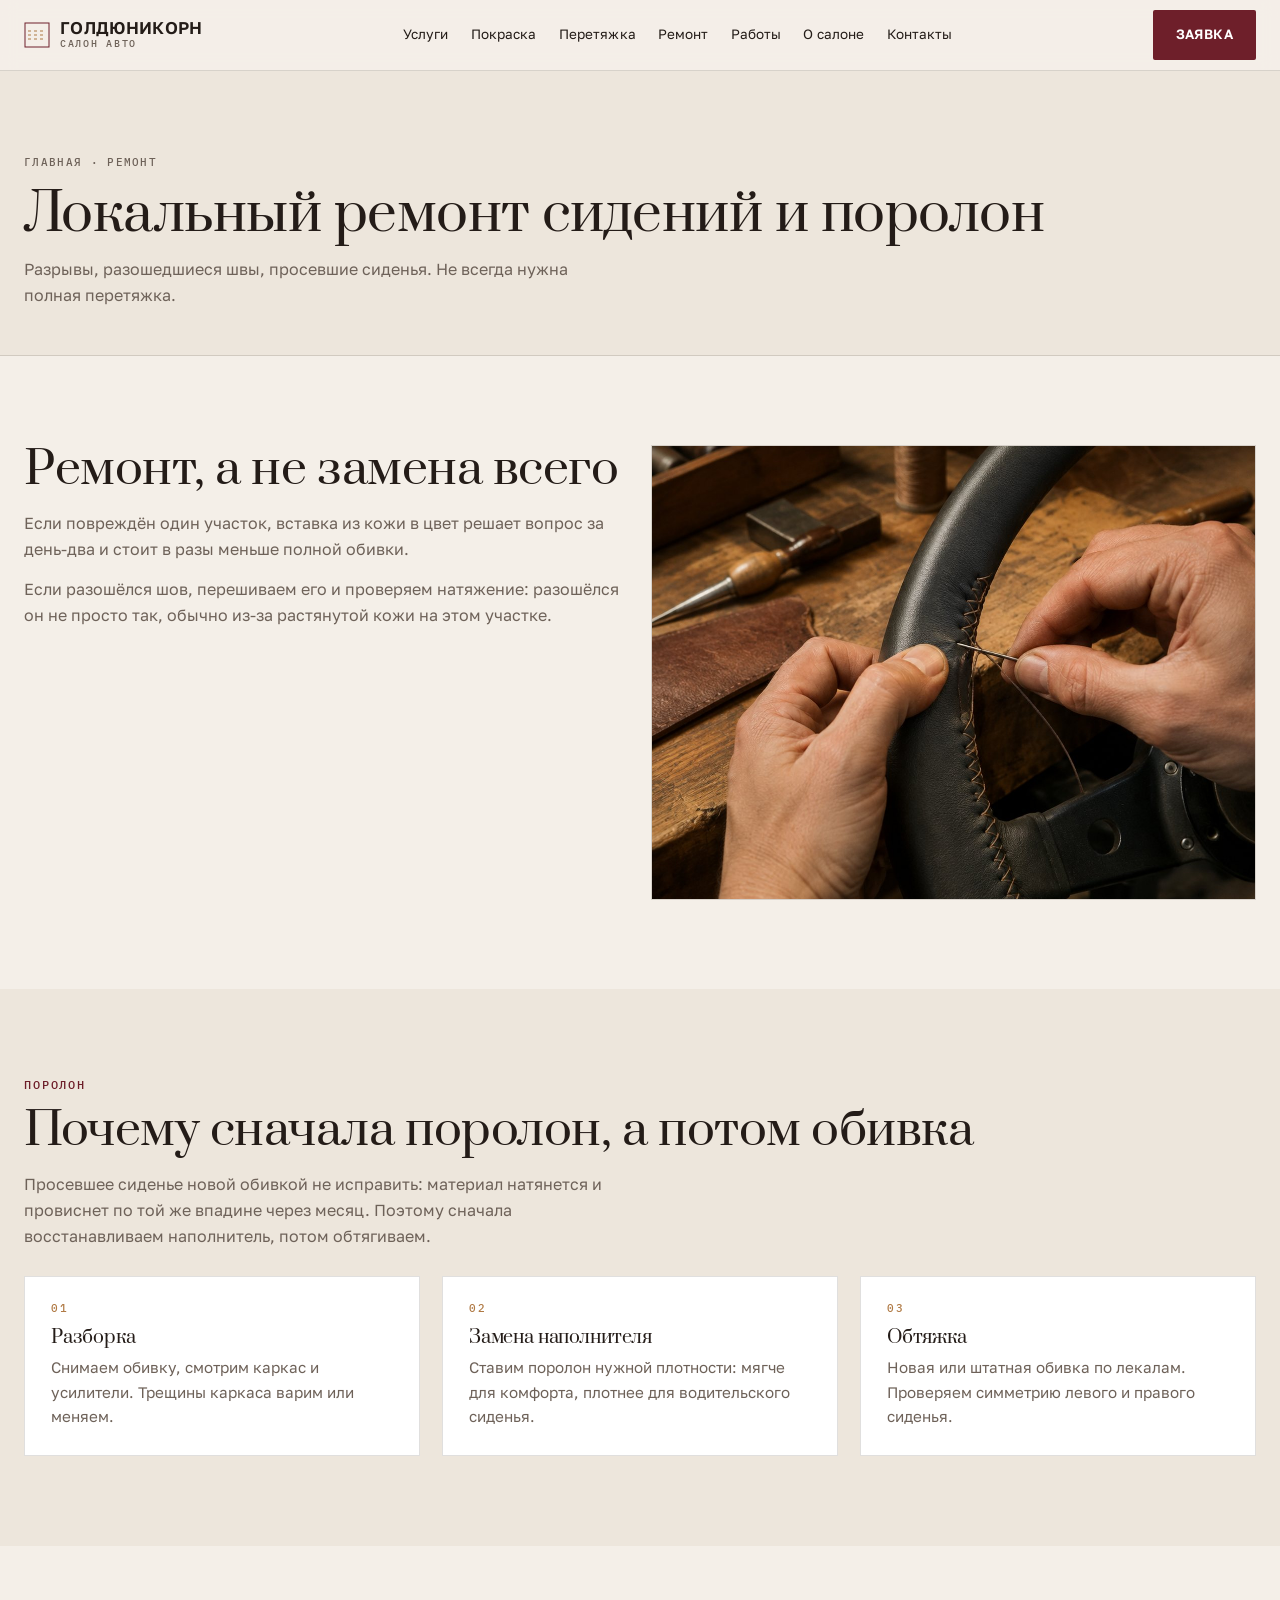
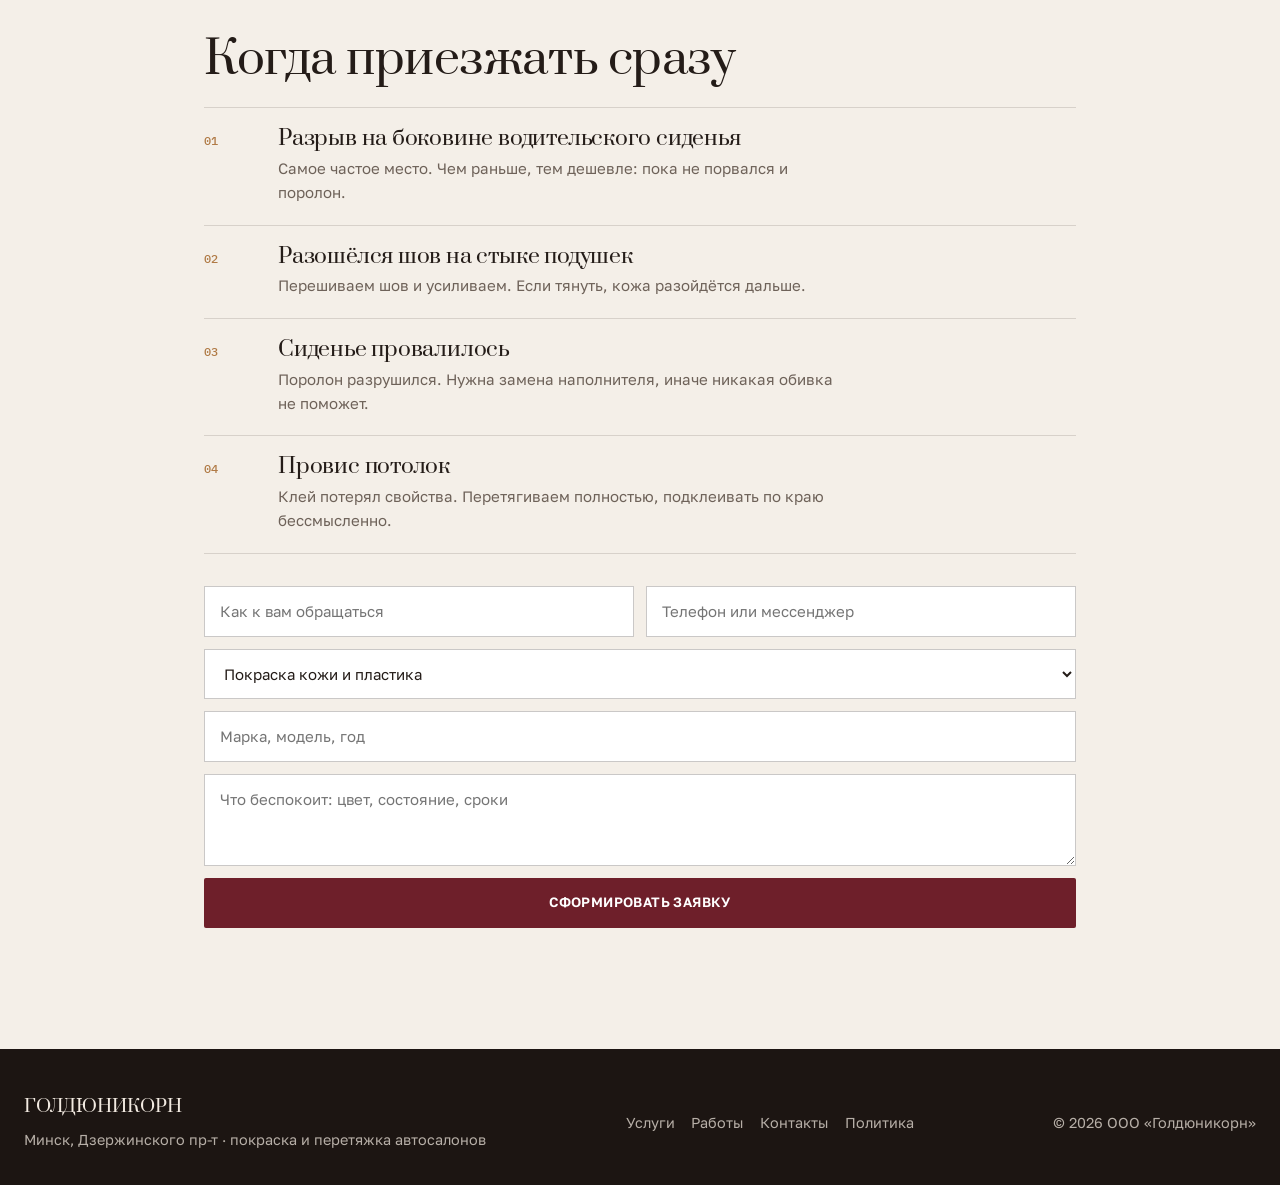
<file: remont.html>
<!DOCTYPE html>
<html lang="ru">
<head>
<meta charset="utf-8">
<meta name="viewport" content="width=device-width, initial-scale=1">
<title>Ремонт сидений и поролона — Голдюникорн</title>
<meta name="description" content="Локальный ремонт кожи, перешив швов, восстановление поролона сидений.">
<meta property="og:title" content="Ремонт сидений и поролона — Голдюникорн">
<meta property="og:description" content="Локальный ремонт кожи, перешив швов, восстановление поролона сидений.">
<meta property="og:type" content="website">
<link rel="stylesheet" href="assets/css/style.v1.css">
<style>
:root{--paper:#F4EFE8;--paper2:#EDE6DC;--ink:#241C18;--wine:#6E1F2A;--caramel:#B07A45;--muted:#6E6259;--line:rgba(36,28,24,.14)}
*{margin:0;padding:0;box-sizing:border-box}
html{-webkit-text-size-adjust:100%;scroll-behavior:smooth}
body{font:400 16px/1.62 'Golos Text',system-ui,sans-serif;color:var(--ink);background:var(--paper);-webkit-font-smoothing:antialiased}
body.is-locked{overflow:hidden}
[hidden]{display:none!important}
img{display:block;max-width:100%;height:auto}
a{color:inherit;text-decoration:none}
h1,h2,h3{font-family:'Prata',Georgia,serif;font-weight:400;line-height:1.08;letter-spacing:-.01em}
.wrap{width:100%;max-width:1320px;margin:0 auto;padding:0 24px}
.top{position:sticky;top:0;z-index:40;background:rgba(244,239,232,.94);border-bottom:1px solid var(--line);backdrop-filter:blur(8px)}
.top__in{display:flex;align-items:center;justify-content:space-between;gap:18px;min-height:70px}
.logo{display:flex;align-items:center;gap:10px;font:600 17px/1 'Golos Text';letter-spacing:.02em}
.logo svg{flex:none}
.nav{display:flex;gap:22px;align-items:center}
.nav a{font-size:13.5px;letter-spacing:.01em}
.nav a:hover{color:var(--wine)}
.burger{display:none;width:44px;height:44px;align-items:center;justify-content:center;background:none;border:1px solid var(--line);border-radius:50%;cursor:pointer}
.btn{display:inline-flex;align-items:center;justify-content:center;gap:9px;min-height:50px;padding:0 22px;border-radius:2px;font:600 13.5px/1 'Golos Text';letter-spacing:.03em;text-transform:uppercase;cursor:pointer;border:1px solid transparent;transition:.18s}
.btn--wine{background:var(--wine);color:#fff}
.btn--wine:hover{background:#571620}
.btn--out{background:transparent;color:var(--ink);border-color:rgba(36,28,24,.3)}
.btn--out:hover{border-color:var(--ink)}
.hero{position:relative;min-height:clamp(520px,74vh,720px);display:flex;align-items:flex-end;overflow:hidden}
.hero img{position:absolute;inset:0;width:100%;height:100%;object-fit:cover}
.hero::after{content:"";position:absolute;inset:0;background:linear-gradient(180deg,rgba(24,18,15,.55) 0%,rgba(24,18,15,.25) 42%,rgba(24,18,15,.86) 100%)}
.hero__in{position:relative;z-index:2;min-width:0;width:100%;padding:clamp(48px,7vw,80px) 0 clamp(34px,4vw,48px);color:#fff}
.hero h1{font-size:clamp(2rem,5vw,4.1rem);color:#fff;overflow-wrap:break-word;max-width:20em}
.hero p{margin-top:16px;max-width:44ch;font-size:clamp(.98rem,1.3vw,1.12rem);color:rgba(255,255,255,.9)}
.hero__row{display:flex;flex-wrap:wrap;gap:12px;margin-top:26px}
.mbar{display:none}
@media (max-width:1024px){
 .nav{display:none}
 .burger{display:flex}
 .mbar{display:grid;grid-template-columns:1fr 1fr;position:fixed;left:0;right:0;bottom:0;z-index:45;background:rgba(244,239,232,.97);border-top:1px solid var(--line);padding:8px 10px calc(8px + env(safe-area-inset-bottom))}
 .mbar a{display:flex;align-items:center;justify-content:center;min-height:46px;font:600 12.5px/1 'Golos Text';letter-spacing:.03em;text-transform:uppercase;border:1px solid var(--line)}
 .mbar a:first-child{background:var(--wine);color:#fff;border-color:var(--wine)}
 body{padding-bottom:74px}
}
@media (max-width:640px){.top .btn{display:none}.top__in{min-height:62px}.logo{font-size:15px}}
</style>
<link rel="preconnect" href="https://fonts.googleapis.com">
<link rel="preconnect" href="https://fonts.gstatic.com" crossorigin>
<link href="https://fonts.googleapis.com/css2?family=Prata&family=Golos+Text:wght@400;500;600&family=IBM+Plex+Mono:wght@400;500&display=swap" rel="stylesheet">
</head>
<body>
<header class="top">
  <div class="wrap top__in">
    <a class="logo" href="index.html"><svg width="26" height="26" viewBox="0 0 26 26" aria-hidden="true"><rect x="1" y="1" width="24" height="24" fill="none" stroke="#6E1F2A"/><path d="M4 9h18M4 13h18M4 17h18" stroke="#B07A45" stroke-width="1.2" stroke-dasharray="3 3"/></svg><span>ГОЛДЮНИКОРН<span style="display:block;font:500 9.5px/1.6 'IBM Plex Mono',monospace;letter-spacing:.18em;color:#6E6259">САЛОН АВТО</span></span></a>
    <nav class="nav"><a href="uslugi.html">Услуги</a><a href="pokraska.html">Покраска</a><a href="peretyazhka.html">Перетяжка</a><a href="remont.html">Ремонт</a><a href="raboty.html">Работы</a><a href="o-kompanii.html">О салоне</a><a href="kontakty.html">Контакты</a></nav>
    <a class="btn btn--wine" href="kontakty.html">Заявка</a>
    <button class="burger" id="burger" aria-label="Меню" aria-expanded="false">
      <svg width="20" height="14" viewBox="0 0 20 14" aria-hidden="true"><path d="M0 1h20M0 7h20M0 13h20" stroke="#241C18" stroke-width="2"/></svg>
    </button>
  </div>
</header><main>
<section class="phero"><div class="wrap">
  <p class="crumbs"><a href="index.html">Главная</a> · Ремонт</p>
  <h1>Локальный ремонт сидений и поролон</h1><p>Разрывы, разошедшиеся швы, просевшие сиденья. Не всегда нужна полная перетяжка.</p>
</div></section>
<section class="section"><div class="wrap">
  <div class="grid g2">
    <div><h2 class="big">Ремонт, а не замена всего</h2>
      <p class="lede">Если повреждён один участок, вставка из кожи в цвет решает вопрос за день-два и стоит в разы меньше полной обивки.</p>
      <p class="lede" style="margin-top:14px">Если разошёлся шов, перешиваем его и проверяем натяжение: разошёлся он не просто так, обычно из-за растянутой кожи на этом участке.</p>
    </div>
    <div><img src="assets/img/stitch.jpg" alt="Ручной шов кожаного руля" width="1200" height="900" loading="lazy" style="border:1px solid var(--line)"></div>
  </div>
</div></section>
<section class="section section--dim"><div class="wrap">
  <p class="eyebrow">Поролон</p>
  <h2 class="big">Почему сначала поролон, а потом обивка</h2>
  <p class="lede">Просевшее сиденье новой обивкой не исправить: материал натянется и провиснет по той же впадине через месяц. Поэтому сначала восстанавливаем наполнитель, потом обтягиваем.</p>
  <div class="grid g3" style="margin-top:26px">
    <article class="card"><span class="card__n">01</span><h3>Разборка</h3><p>Снимаем обивку, смотрим каркас и усилители. Трещины каркаса варим или меняем.</p></article>
    <article class="card"><span class="card__n">02</span><h3>Замена наполнителя</h3><p>Ставим поролон нужной плотности: мягче для комфорта, плотнее для водительского сиденья.</p></article>
    <article class="card"><span class="card__n">03</span><h3>Обтяжка</h3><p>Новая или штатная обивка по лекалам. Проверяем симметрию левого и правого сиденья.</p></article>
  </div>
</div></section>
<section class="section"><div class="wrap" style="max-width:920px">
  <h2 class="big">Когда приезжать сразу</h2>
  <div class="jobs" style="margin-top:22px">
    <div class="job"><span class="job__no">01</span><div><h3>Разрыв на боковине водительского сиденья</h3><p>Самое частое место. Чем раньше, тем дешевле: пока не порвался и поролон.</p></div></div>
    <div class="job"><span class="job__no">02</span><div><h3>Разошёлся шов на стыке подушек</h3><p>Перешиваем шов и усиливаем. Если тянуть, кожа разойдётся дальше.</p></div></div>
    <div class="job"><span class="job__no">03</span><div><h3>Сиденье провалилось</h3><p>Поролон разрушился. Нужна замена наполнителя, иначе никакая обивка не поможет.</p></div></div>
    <div class="job"><span class="job__no">04</span><div><h3>Провис потолок</h3><p>Клей потерял свойства. Перетягиваем полностью, подклеивать по краю бессмысленно.</p></div></div>
  </div>
  <div style="margin-top:32px"><form class="form" id="lead" novalidate>
  <input name="name" placeholder="Как к вам обращаться" aria-label="Имя" required>
  <input name="phone" placeholder="Телефон или мессенджер" aria-label="Телефон" inputmode="tel" required>
  <select name="item" aria-label="Что интересует" class="full">
    <option>Покраска кожи и пластика</option>
    <option>Перекраска салона в другой цвет</option>
    <option>Полная перетяжка сидений</option>
    <option>Руль, КПП, подлокотник</option>
    <option>Потолок и стойки</option>
    <option>Локальный ремонт и поролон</option>
  </select>
  <input name="car" placeholder="Марка, модель, год" aria-label="Автомобиль" class="full">
  <textarea name="msg" placeholder="Что беспокоит: цвет, состояние, сроки" aria-label="Комментарий" class="full"></textarea>
  <button class="btn btn--wine full" type="submit">Сформировать заявку</button>
  <div class="form__msg" id="formMsg" role="status"></div>
</form></div>
</div></section>
</main>
<footer class="f">
  <div class="wrap f__in">
    <div>
      <div style="font-family:'Prata',serif;font-size:1.1rem;color:#F2EAE1">ГОЛДЮНИКОРН</div>
      <div style="margin-top:6px">Минск, Дзержинского пр-т · покраска и перетяжка автосалонов</div>
    </div>
    <nav class="f__nav">
      <a href="uslugi.html">Услуги</a><a href="raboty.html">Работы</a>
      <a href="kontakty.html">Контакты</a><a href="politika.html">Политика</a>
    </nav>
    <div>© 2026 ООО «Голдюникорн»</div>
  </div>
</footer>
<div class="mbar"><a href="kontakty.html">Заявка</a><a href="uslugi.html">Услуги</a></div>

<div class="drawer" id="drawer" hidden>
  <div class="drawer__inner" role="dialog" aria-modal="true" aria-label="Меню">
    <div class="drawer__top"><span style="font:500 11px/1 'IBM Plex Mono',monospace;letter-spacing:.16em;color:#6E6259">МЕНЮ</span>
    <button class="drawer__close" id="drawerClose" aria-label="Закрыть меню">✕</button></div>
    <a href="uslugi.html">Услуги</a><a href="pokraska.html">Покраска</a><a href="peretyazhka.html">Перетяжка</a><a href="remont.html">Ремонт</a><a href="raboty.html">Работы</a><a href="o-kompanii.html">О салоне</a><a href="kontakty.html">Контакты</a>
    <a href="kontakty.html" style="border:none;margin-top:16px" class="btn btn--wine">Оставить заявку</a>
  </div>
</div>
<script src="assets/js/main.v1.js" defer></script>
</body>
</html>
</file>
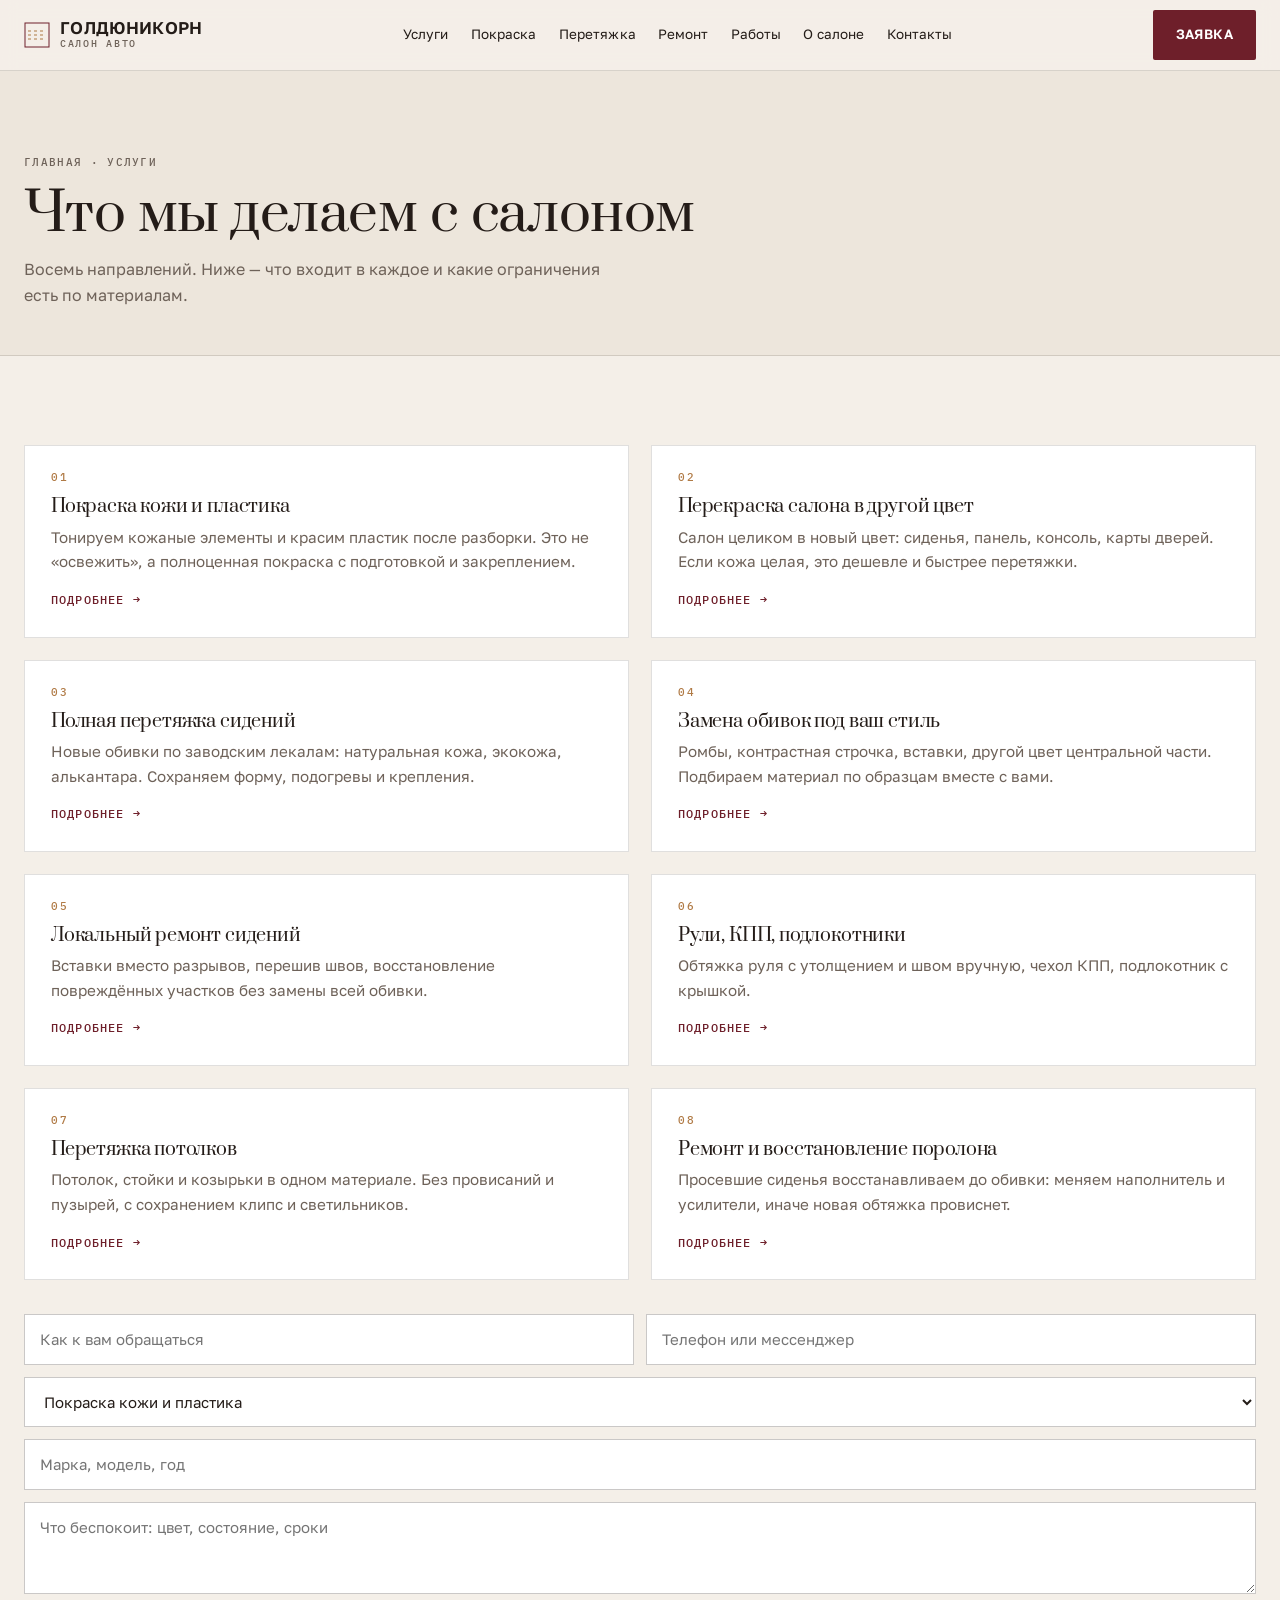
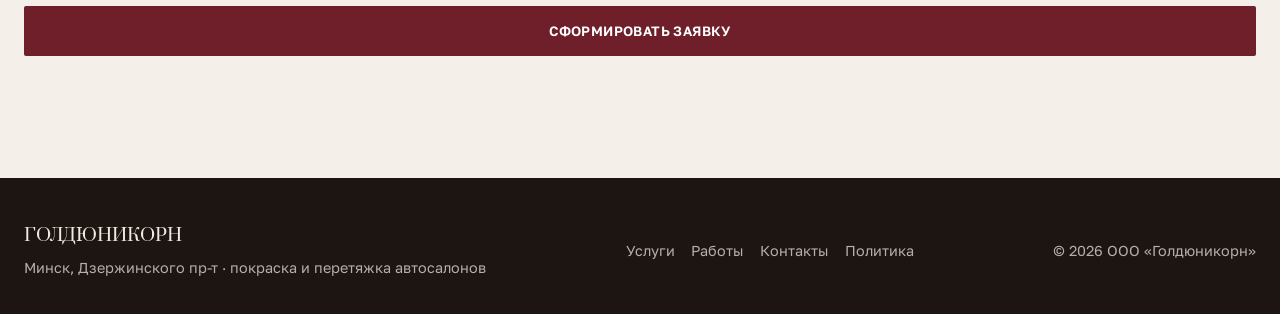
<file: uslugi.html>
<!DOCTYPE html>
<html lang="ru">
<head>
<meta charset="utf-8">
<meta name="viewport" content="width=device-width, initial-scale=1">
<title>Услуги — Голдюникорн</title>
<meta name="description" content="Восемь направлений: покраска, перетяжка сидений, замена обивок, ремонт, рули, потолки, поролон.">
<meta property="og:title" content="Услуги — Голдюникорн">
<meta property="og:description" content="Восемь направлений: покраска, перетяжка сидений, замена обивок, ремонт, рули, потолки, поролон.">
<meta property="og:type" content="website">
<link rel="stylesheet" href="assets/css/style.v1.css">
<style>
:root{--paper:#F4EFE8;--paper2:#EDE6DC;--ink:#241C18;--wine:#6E1F2A;--caramel:#B07A45;--muted:#6E6259;--line:rgba(36,28,24,.14)}
*{margin:0;padding:0;box-sizing:border-box}
html{-webkit-text-size-adjust:100%;scroll-behavior:smooth}
body{font:400 16px/1.62 'Golos Text',system-ui,sans-serif;color:var(--ink);background:var(--paper);-webkit-font-smoothing:antialiased}
body.is-locked{overflow:hidden}
[hidden]{display:none!important}
img{display:block;max-width:100%;height:auto}
a{color:inherit;text-decoration:none}
h1,h2,h3{font-family:'Prata',Georgia,serif;font-weight:400;line-height:1.08;letter-spacing:-.01em}
.wrap{width:100%;max-width:1320px;margin:0 auto;padding:0 24px}
.top{position:sticky;top:0;z-index:40;background:rgba(244,239,232,.94);border-bottom:1px solid var(--line);backdrop-filter:blur(8px)}
.top__in{display:flex;align-items:center;justify-content:space-between;gap:18px;min-height:70px}
.logo{display:flex;align-items:center;gap:10px;font:600 17px/1 'Golos Text';letter-spacing:.02em}
.logo svg{flex:none}
.nav{display:flex;gap:22px;align-items:center}
.nav a{font-size:13.5px;letter-spacing:.01em}
.nav a:hover{color:var(--wine)}
.burger{display:none;width:44px;height:44px;align-items:center;justify-content:center;background:none;border:1px solid var(--line);border-radius:50%;cursor:pointer}
.btn{display:inline-flex;align-items:center;justify-content:center;gap:9px;min-height:50px;padding:0 22px;border-radius:2px;font:600 13.5px/1 'Golos Text';letter-spacing:.03em;text-transform:uppercase;cursor:pointer;border:1px solid transparent;transition:.18s}
.btn--wine{background:var(--wine);color:#fff}
.btn--wine:hover{background:#571620}
.btn--out{background:transparent;color:var(--ink);border-color:rgba(36,28,24,.3)}
.btn--out:hover{border-color:var(--ink)}
.hero{position:relative;min-height:clamp(520px,74vh,720px);display:flex;align-items:flex-end;overflow:hidden}
.hero img{position:absolute;inset:0;width:100%;height:100%;object-fit:cover}
.hero::after{content:"";position:absolute;inset:0;background:linear-gradient(180deg,rgba(24,18,15,.55) 0%,rgba(24,18,15,.25) 42%,rgba(24,18,15,.86) 100%)}
.hero__in{position:relative;z-index:2;min-width:0;width:100%;padding:clamp(48px,7vw,80px) 0 clamp(34px,4vw,48px);color:#fff}
.hero h1{font-size:clamp(2rem,5vw,4.1rem);color:#fff;overflow-wrap:break-word;max-width:20em}
.hero p{margin-top:16px;max-width:44ch;font-size:clamp(.98rem,1.3vw,1.12rem);color:rgba(255,255,255,.9)}
.hero__row{display:flex;flex-wrap:wrap;gap:12px;margin-top:26px}
.mbar{display:none}
@media (max-width:1024px){
 .nav{display:none}
 .burger{display:flex}
 .mbar{display:grid;grid-template-columns:1fr 1fr;position:fixed;left:0;right:0;bottom:0;z-index:45;background:rgba(244,239,232,.97);border-top:1px solid var(--line);padding:8px 10px calc(8px + env(safe-area-inset-bottom))}
 .mbar a{display:flex;align-items:center;justify-content:center;min-height:46px;font:600 12.5px/1 'Golos Text';letter-spacing:.03em;text-transform:uppercase;border:1px solid var(--line)}
 .mbar a:first-child{background:var(--wine);color:#fff;border-color:var(--wine)}
 body{padding-bottom:74px}
}
@media (max-width:640px){.top .btn{display:none}.top__in{min-height:62px}.logo{font-size:15px}}
</style>
<link rel="preconnect" href="https://fonts.googleapis.com">
<link rel="preconnect" href="https://fonts.gstatic.com" crossorigin>
<link href="https://fonts.googleapis.com/css2?family=Prata&family=Golos+Text:wght@400;500;600&family=IBM+Plex+Mono:wght@400;500&display=swap" rel="stylesheet">
</head>
<body>
<header class="top">
  <div class="wrap top__in">
    <a class="logo" href="index.html"><svg width="26" height="26" viewBox="0 0 26 26" aria-hidden="true"><rect x="1" y="1" width="24" height="24" fill="none" stroke="#6E1F2A"/><path d="M4 9h18M4 13h18M4 17h18" stroke="#B07A45" stroke-width="1.2" stroke-dasharray="3 3"/></svg><span>ГОЛДЮНИКОРН<span style="display:block;font:500 9.5px/1.6 'IBM Plex Mono',monospace;letter-spacing:.18em;color:#6E6259">САЛОН АВТО</span></span></a>
    <nav class="nav"><a href="uslugi.html">Услуги</a><a href="pokraska.html">Покраска</a><a href="peretyazhka.html">Перетяжка</a><a href="remont.html">Ремонт</a><a href="raboty.html">Работы</a><a href="o-kompanii.html">О салоне</a><a href="kontakty.html">Контакты</a></nav>
    <a class="btn btn--wine" href="kontakty.html">Заявка</a>
    <button class="burger" id="burger" aria-label="Меню" aria-expanded="false">
      <svg width="20" height="14" viewBox="0 0 20 14" aria-hidden="true"><path d="M0 1h20M0 7h20M0 13h20" stroke="#241C18" stroke-width="2"/></svg>
    </button>
  </div>
</header><main>
<section class="phero"><div class="wrap">
  <p class="crumbs"><a href="index.html">Главная</a> · Услуги</p>
  <h1>Что мы делаем с салоном</h1><p>Восемь направлений. Ниже — что входит в каждое и какие ограничения есть по материалам.</p>
</div></section>
<section class="section"><div class="wrap">
  <div class="grid g2">
  <article class="card"><span class="card__n">01</span><h3>Покраска кожи и пластика</h3><p>Тонируем кожаные элементы и красим пластик после разборки. Это не «освежить», а полноценная покраска с подготовкой и закреплением.</p><p style="margin-top:12px"><a class="job__go" href="pokraska.html">Подробнее →</a></p></article><article class="card"><span class="card__n">02</span><h3>Перекраска салона в другой цвет</h3><p>Салон целиком в новый цвет: сиденья, панель, консоль, карты дверей. Если кожа целая, это дешевле и быстрее перетяжки.</p><p style="margin-top:12px"><a class="job__go" href="pokraska.html">Подробнее →</a></p></article><article class="card"><span class="card__n">03</span><h3>Полная перетяжка сидений</h3><p>Новые обивки по заводским лекалам: натуральная кожа, экокожа, алькантара. Сохраняем форму, подогревы и крепления.</p><p style="margin-top:12px"><a class="job__go" href="peretyazhka.html">Подробнее →</a></p></article><article class="card"><span class="card__n">04</span><h3>Замена обивок под ваш стиль</h3><p>Ромбы, контрастная строчка, вставки, другой цвет центральной части. Подбираем материал по образцам вместе с вами.</p><p style="margin-top:12px"><a class="job__go" href="peretyazhka.html">Подробнее →</a></p></article><article class="card"><span class="card__n">05</span><h3>Локальный ремонт сидений</h3><p>Вставки вместо разрывов, перешив швов, восстановление повреждённых участков без замены всей обивки.</p><p style="margin-top:12px"><a class="job__go" href="remont.html">Подробнее →</a></p></article><article class="card"><span class="card__n">06</span><h3>Рули, КПП, подлокотники</h3><p>Обтяжка руля с утолщением и швом вручную, чехол КПП, подлокотник с крышкой.</p><p style="margin-top:12px"><a class="job__go" href="peretyazhka.html">Подробнее →</a></p></article><article class="card"><span class="card__n">07</span><h3>Перетяжка потолков</h3><p>Потолок, стойки и козырьки в одном материале. Без провисаний и пузырей, с сохранением клипс и светильников.</p><p style="margin-top:12px"><a class="job__go" href="peretyazhka.html">Подробнее →</a></p></article><article class="card"><span class="card__n">08</span><h3>Ремонт и восстановление поролона</h3><p>Просевшие сиденья восстанавливаем до обивки: меняем наполнитель и усилители, иначе новая обтяжка провиснет.</p><p style="margin-top:12px"><a class="job__go" href="remont.html">Подробнее →</a></p></article>
  </div>
  <div style="margin-top:34px"><form class="form" id="lead" novalidate>
  <input name="name" placeholder="Как к вам обращаться" aria-label="Имя" required>
  <input name="phone" placeholder="Телефон или мессенджер" aria-label="Телефон" inputmode="tel" required>
  <select name="item" aria-label="Что интересует" class="full">
    <option>Покраска кожи и пластика</option>
    <option>Перекраска салона в другой цвет</option>
    <option>Полная перетяжка сидений</option>
    <option>Руль, КПП, подлокотник</option>
    <option>Потолок и стойки</option>
    <option>Локальный ремонт и поролон</option>
  </select>
  <input name="car" placeholder="Марка, модель, год" aria-label="Автомобиль" class="full">
  <textarea name="msg" placeholder="Что беспокоит: цвет, состояние, сроки" aria-label="Комментарий" class="full"></textarea>
  <button class="btn btn--wine full" type="submit">Сформировать заявку</button>
  <div class="form__msg" id="formMsg" role="status"></div>
</form></div>
</div></section>
</main>
<footer class="f">
  <div class="wrap f__in">
    <div>
      <div style="font-family:'Prata',serif;font-size:1.1rem;color:#F2EAE1">ГОЛДЮНИКОРН</div>
      <div style="margin-top:6px">Минск, Дзержинского пр-т · покраска и перетяжка автосалонов</div>
    </div>
    <nav class="f__nav">
      <a href="uslugi.html">Услуги</a><a href="raboty.html">Работы</a>
      <a href="kontakty.html">Контакты</a><a href="politika.html">Политика</a>
    </nav>
    <div>© 2026 ООО «Голдюникорн»</div>
  </div>
</footer>
<div class="mbar"><a href="kontakty.html">Заявка</a><a href="uslugi.html">Услуги</a></div>

<div class="drawer" id="drawer" hidden>
  <div class="drawer__inner" role="dialog" aria-modal="true" aria-label="Меню">
    <div class="drawer__top"><span style="font:500 11px/1 'IBM Plex Mono',monospace;letter-spacing:.16em;color:#6E6259">МЕНЮ</span>
    <button class="drawer__close" id="drawerClose" aria-label="Закрыть меню">✕</button></div>
    <a href="uslugi.html">Услуги</a><a href="pokraska.html">Покраска</a><a href="peretyazhka.html">Перетяжка</a><a href="remont.html">Ремонт</a><a href="raboty.html">Работы</a><a href="o-kompanii.html">О салоне</a><a href="kontakty.html">Контакты</a>
    <a href="kontakty.html" style="border:none;margin-top:16px" class="btn btn--wine">Оставить заявку</a>
  </div>
</div>
<script src="assets/js/main.v1.js" defer></script>
</body>
</html>
</file>
<file: assets/css/style.v1.css>
.section{padding:clamp(52px,7vw,96px) 0}
.section--dim{background:var(--paper2)}
.section--ink{background:#1C1512;color:#F2EAE1}
.eyebrow{font:500 11.5px/1 'IBM Plex Mono',monospace;letter-spacing:.16em;text-transform:uppercase;color:var(--wine);margin-bottom:16px}
.section--ink .eyebrow{color:#D9A66F}
h2.big{font-size:clamp(1.7rem,3.6vw,2.9rem);max-width:24em}
.lede{margin-top:16px;max-width:62ch;color:var(--muted);font-size:clamp(1rem,1.2vw,1.1rem)}
.section--ink .lede{color:rgba(242,234,225,.78)}
.stitch{height:2px;background:repeating-linear-gradient(90deg,var(--caramel) 0 14px,transparent 14px 24px);opacity:.55}
.grid{display:grid;gap:clamp(14px,2vw,22px)}
.g2{grid-template-columns:repeat(2,minmax(0,1fr))}
.g3{grid-template-columns:repeat(3,minmax(0,1fr))}
.g4{grid-template-columns:repeat(4,minmax(0,1fr))}
.g2>*,.g3>*,.g4>*{min-width:0}
@media (max-width:980px){.g3,.g4{grid-template-columns:repeat(2,minmax(0,1fr))}}
@media (max-width:640px){.g2,.g3,.g4{grid-template-columns:minmax(0,1fr)}}
.card{background:#fff;border:1px solid var(--line);padding:clamp(18px,2.2vw,26px)}
.card h3{font-size:1.12rem;margin-bottom:8px}
.card p{color:var(--muted);font-size:.95rem}
.card__n{font:500 11px/1 'IBM Plex Mono',monospace;letter-spacing:.14em;color:var(--caramel);margin-bottom:14px;display:block}
.jobs{display:grid;gap:0;border-top:1px solid var(--line)}
.job{display:grid;grid-template-columns:56px minmax(0,1fr) auto;gap:18px;align-items:baseline;padding:20px 0;border-bottom:1px solid var(--line)}
.job__no{font:500 12px/1 'IBM Plex Mono',monospace;color:var(--caramel)}
.job h3{font-size:clamp(1.05rem,1.8vw,1.32rem)}
.job p{color:var(--muted);font-size:.94rem;margin-top:5px;max-width:64ch}
.job__go{font:500 11.5px/1 'IBM Plex Mono',monospace;letter-spacing:.1em;text-transform:uppercase;color:var(--wine);white-space:nowrap}
/* конфигуратор */
.cfg{display:grid;grid-template-columns:minmax(0,1fr) minmax(0,1.05fr);gap:clamp(16px,2.4vw,34px);align-items:start}
@media (max-width:900px){.cfg{grid-template-columns:minmax(0,1fr)}}
.panel{background:#fff;border:1px solid var(--line);padding:clamp(16px,2vw,24px)}
.crow{margin-bottom:16px}
.crow:last-child{margin-bottom:0}
.crow label{display:block;font:500 11px/1 'IBM Plex Mono',monospace;letter-spacing:.14em;text-transform:uppercase;color:var(--muted);margin-bottom:9px}
.seg{display:flex;flex-wrap:wrap;gap:6px}
.seg button{appearance:none;background:transparent;border:1px solid var(--line);padding:9px 12px;font:500 12.5px/1 'Golos Text';color:var(--ink);cursor:pointer;transition:.15s}
.seg button[aria-pressed="true"]{background:var(--ink);color:var(--paper);border-color:var(--ink)}
.sw{display:flex;flex-wrap:wrap;gap:8px}
.sw button{width:38px;height:38px;border:1px solid rgba(36,28,24,.24);cursor:pointer;position:relative;border-radius:50%}
.sw button[aria-pressed="true"]{outline:2px solid var(--wine);outline-offset:2px}
.preview{background:#1C1512;border:1px solid var(--line);padding:clamp(10px,1.6vw,18px);display:flex;align-items:center;justify-content:center}
.preview svg{width:100%;height:auto;max-height:360px}
.spec{margin-top:14px;border-top:1px solid var(--line)}
.spec div{display:flex;justify-content:space-between;gap:14px;padding:10px 0;border-bottom:1px solid var(--line);font-size:.92rem}
.spec dt{color:var(--muted)}
.spec dd{text-align:right;font-weight:500}
.cfg__out{padding:clamp(16px,2vw,24px);background:var(--paper2);border:1px solid var(--line);margin-top:16px}
.cfg__out b{font-family:'Prata',serif;font-size:1.5rem;display:block;margin-bottom:6px}
.cfg__out p{font-size:.92rem;color:var(--muted)}
.note{font-size:.86rem;color:var(--muted);margin-top:12px}
/* вердикт */
.verdict{margin-top:18px;background:#fff;border:1px solid var(--line);padding:clamp(16px,2vw,24px)}
.verdict__tag{display:inline-block;font:600 11.5px/1 'Golos Text';letter-spacing:.1em;text-transform:uppercase;padding:8px 12px;background:var(--wine);color:#fff;margin-bottom:14px}
.verdict__tag--ok{background:#2F5D3A}
.verdict h3{font-size:1.3rem;margin-bottom:8px}
.verdict p{color:var(--muted);font-size:.95rem}
.verdict ul{margin:12px 0 0;padding-left:18px;font-size:.92rem;color:var(--muted)}
.verdict li{margin-bottom:6px}
/* марки */
.chips{display:flex;flex-wrap:wrap;gap:7px;margin-top:18px}
.chip{font:500 12.5px/1 'Golos Text';padding:9px 12px;border:1px solid var(--line);background:#fff}
.filters{display:flex;flex-wrap:wrap;gap:6px;margin-top:20px}
/* галерея */
.gal{display:grid;grid-template-columns:repeat(3,minmax(0,1fr));gap:clamp(8px,1.2vw,14px)}
.gal figure{position:relative;overflow:hidden;background:var(--paper2)}
.gal img{aspect-ratio:4/3;object-fit:cover;width:100%;transition:transform .7s cubic-bezier(.2,.7,.2,1)}
.gal figure:hover img{transform:scale(1.04)}
.gal figcaption{position:absolute;left:0;right:0;bottom:0;padding:14px;font:500 12px/1.4 'Golos Text';color:#fff;background:linear-gradient(0deg,rgba(20,14,12,.78),transparent)}
@media (max-width:820px){.gal{grid-template-columns:repeat(2,minmax(0,1fr))}}
/* формула */
.steps{counter-reset:s}
.step{display:grid;grid-template-columns:64px minmax(0,1fr);gap:18px;padding:22px 0;border-bottom:1px solid rgba(242,234,225,.16)}
.step:before{counter-increment:s;content:counter(s,decimal-leading-zero);font:500 13px/1 'IBM Plex Mono',monospace;color:#D9A66F;padding-top:4px}
.step h3{font-size:1.14rem;color:#fff;margin-bottom:6px}
.step p{color:rgba(242,234,225,.74);font-size:.94rem}
/* форма */
.form{display:grid;grid-template-columns:repeat(2,minmax(0,1fr));gap:12px;margin-top:26px}
.form .full{grid-column:1/-1}
.form input,.form textarea,.form select{width:100%;background:#fff;border:1px solid rgba(36,28,24,.24);padding:14px 15px;font:400 15px/1.4 'Golos Text';color:var(--ink);border-radius:0}
.form textarea{min-height:92px;resize:vertical}
.form input:focus,.form textarea:focus,.form select:focus{outline:2px solid var(--wine);outline-offset:0}
.form__msg{grid-column:1/-1;font-size:.9rem;color:var(--wine);min-height:20px}
@media (max-width:640px){.form{grid-template-columns:minmax(0,1fr)}}
.faq{border-top:1px solid var(--line)}
.qa{border-bottom:1px solid var(--line)}
.qa summary{cursor:pointer;padding:20px 0;font:500 1.02rem/1.4 'Golos Text';list-style:none;display:flex;justify-content:space-between;gap:18px}
.qa summary::-webkit-details-marker{display:none}
.qa summary:after{content:"+";color:var(--wine);font-size:1.2rem;line-height:1}
.qa[open] summary:after{content:"–"}
.qa p{padding:0 0 20px;color:var(--muted);font-size:.95rem;max-width:70ch}
.contacts{display:grid;grid-template-columns:repeat(2,minmax(0,1fr));gap:clamp(16px,2vw,28px)}
@media (max-width:820px){.contacts{grid-template-columns:minmax(0,1fr)}}
.contacts a{border-bottom:1px solid rgba(36,28,24,.3)}
footer.f{background:#1C1512;color:rgba(242,234,225,.72);padding:44px 0 34px;font-size:.9rem}
footer.f a:hover{color:#fff}
.f__in{display:flex;flex-wrap:wrap;gap:18px;justify-content:space-between;align-items:center}
.f__nav{display:flex;flex-wrap:wrap;gap:16px}
.phero{position:relative;padding:clamp(40px,6vw,72px) 0 clamp(30px,4vw,46px);background:var(--paper2);border-bottom:1px solid var(--line)}
.crumbs{font:500 11px/1 'IBM Plex Mono',monospace;letter-spacing:.12em;text-transform:uppercase;color:var(--muted);margin-bottom:18px}
.phero h1{font-size:clamp(1.75rem,4.2vw,3.3rem);max-width:22em;overflow-wrap:break-word;min-width:0}
.phero p{margin-top:14px;max-width:60ch;color:var(--muted)}
.drawer{position:fixed;inset:0;z-index:60;background:rgba(24,18,15,.55);display:flex;justify-content:flex-end}
.drawer__inner{background:var(--paper);width:min(420px,92vw);height:100%;overflow-y:auto;padding:22px;display:flex;flex-direction:column;gap:4px}
.drawer__top{display:flex;justify-content:space-between;align-items:center;margin-bottom:18px}
.drawer a{padding:14px 0;border-bottom:1px solid var(--line);font-size:1.05rem}
.drawer__close{width:42px;height:42px;border:1px solid var(--line);background:none;border-radius:50%;cursor:pointer;font-size:1.2rem}
</file>
